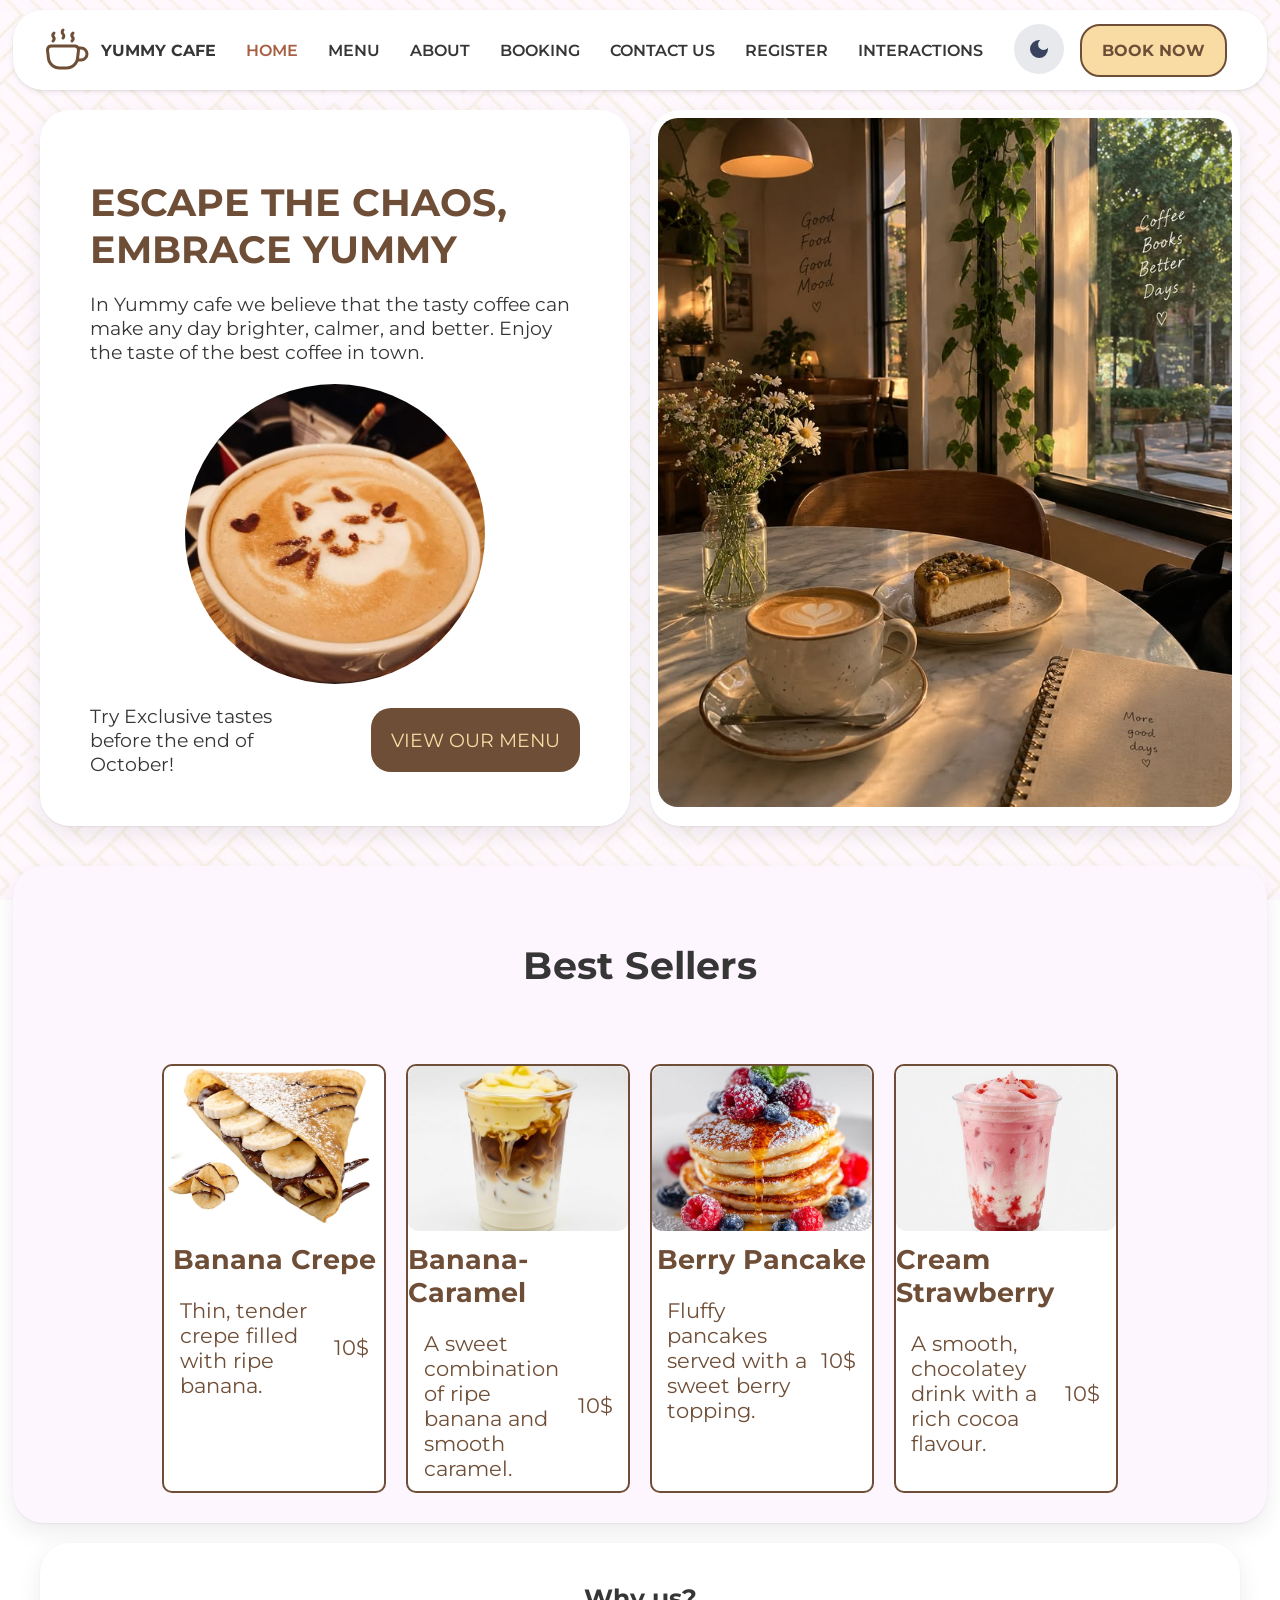
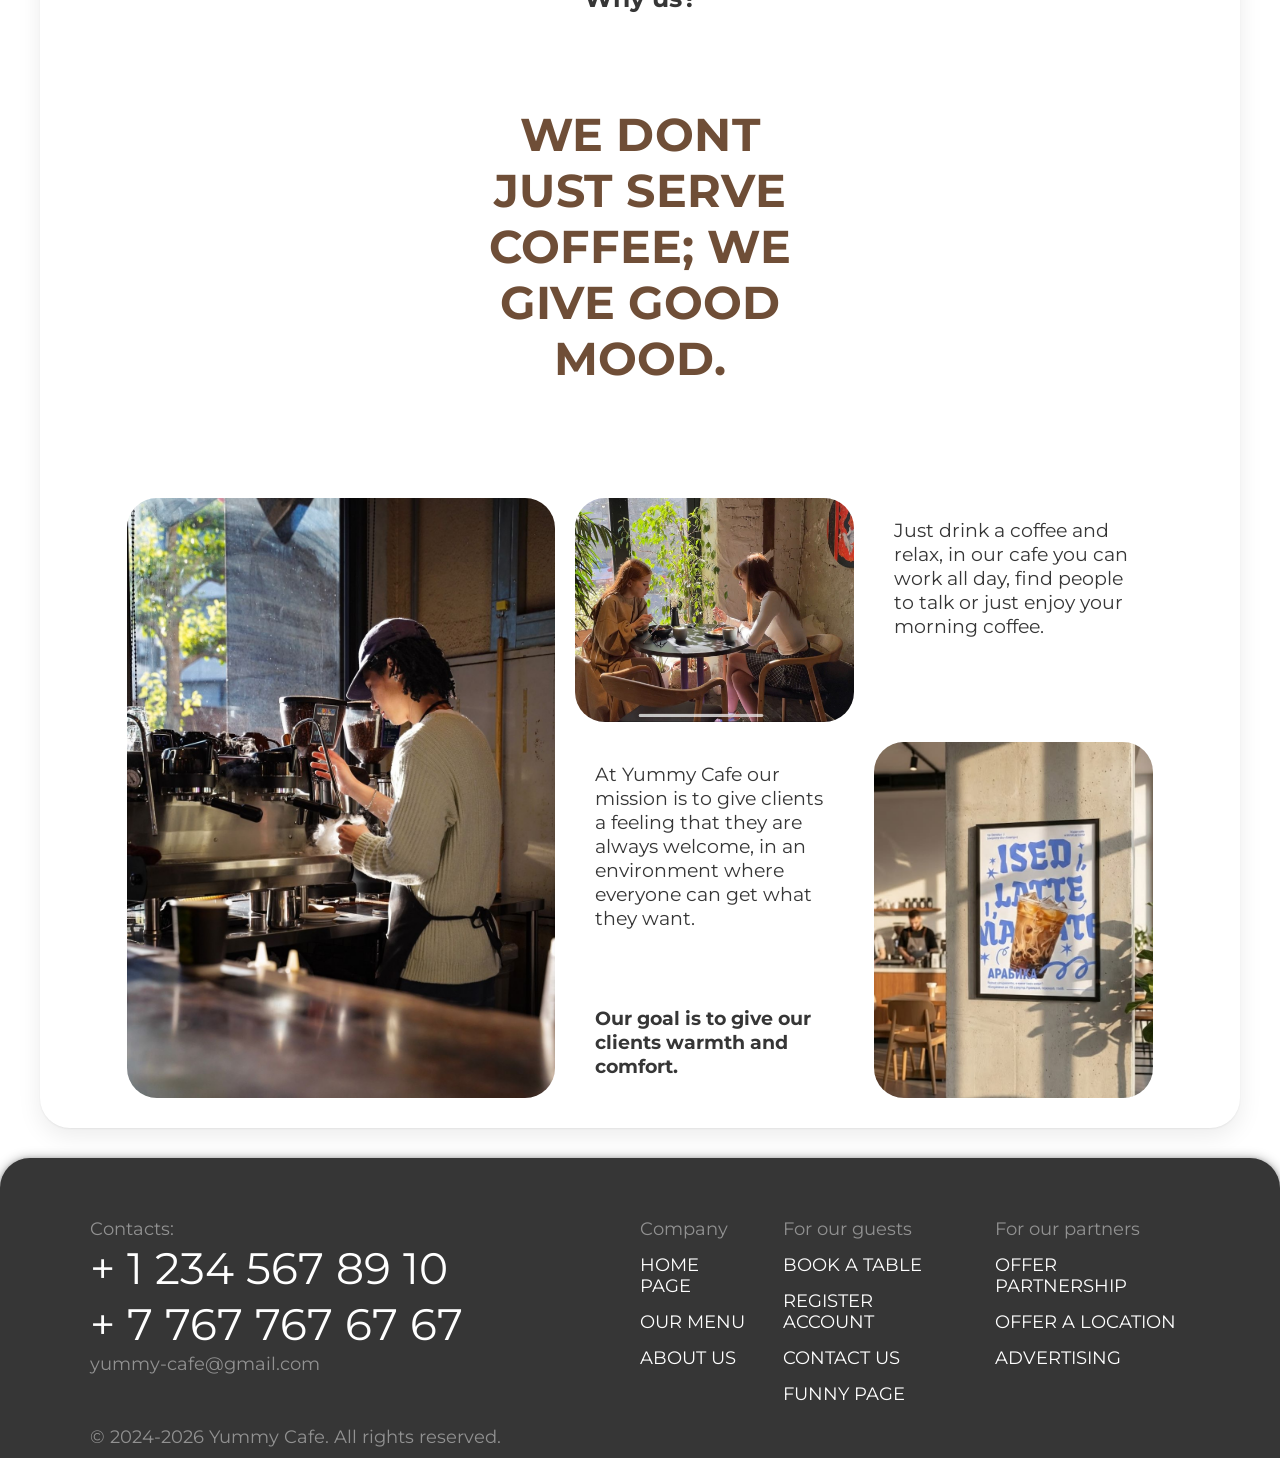
<file: index.html>
<!doctype html>
<html lang="en">
	<head>
		<meta charset="UTF-8" />
		<meta name="viewport" content="width=device-width, initial-scale=1.0" />
		<title>Yummy Cafe</title>
		<link rel="preconnect" href="https://fonts.googleapis.com">
        <link rel="preconnect" href="https://fonts.gstatic.com" crossorigin>
        <link href="https://fonts.googleapis.com/css2?family=Bebas+Neue&family=Montserrat:ital,wght@0,100..900;1,100..900&family=Open+Sans:ital,wght@0,300..800;1,300..800&family=Rajdhani:wght@300;400;500;600;700&display=swap" rel="stylesheet">
		<link rel="manifest" href="images/favicons/site.webmanifest" />
		<link rel="stylesheet" href="css/fonts.css" />
		<link rel="stylesheet" href="css/style.css" />
		<link rel="stylesheet" href="css/index.css" />
		<link rel="stylesheet" href="css/responsive.css">
        <script type="text/javascript" src="js/darkmode.js" defer></script>
	</head>
	<body class="">
		<header class="shadow-custom-sm">
			<div class="header-icon">
                <svg width="48" height="48" viewBox="0 0 24 24" fill="none" xmlns="http://www.w3.org/2000/svg">

                <g id="SVGRepo_bgCarrier" stroke-width="0"/>

                <g id="SVGRepo_tracerCarrier" stroke-linecap="round" stroke-linejoin="round"/>
                
                <g id="SVGRepo_iconCarrier">
                
                <!-- Uploaded to: SVG Repo, www.svgrepo.com, Generator: SVG Repo Mixer Tools --> <path d="M2.3153 12.6978C2.26536 12.2706 2.2404 12.057 2.2509 11.8809C2.30599 10.9577 2.98677 10.1928 3.89725 10.0309C4.07094 10 4.286 10 4.71612 10H15.2838C15.7139 10 15.929 10 16.1027 10.0309C17.0132 10.1928 17.694 10.9577 17.749 11.8809C17.7595 12.057 17.7346 12.2706 17.6846 12.6978L17.284 16.1258C17.1031 17.6729 16.2764 19.0714 15.0081 19.9757C14.0736 20.6419 12.9546 21 11.8069 21H8.19303C7.04537 21 5.9263 20.6419 4.99182 19.9757C3.72352 19.0714 2.89681 17.6729 2.71598 16.1258L2.3153 12.6978Z" stroke="currentColor" stroke-width="1.5"/> <path d="M17 17H19C20.6569 17 22 15.6569 22 14C22 12.3431 20.6569 11 19 11H17.5" stroke="currentColor" stroke-width="1.5"/> <path d="M10.0002 2C9.44787 2.55228 9.44787 3.44772 10.0002 4C10.5524 4.55228 10.5524 5.44772 10.0002 6" stroke="currentColor" stroke-width="1.5" stroke-linecap="round" stroke-linejoin="round"/> <path d="M5.00018 7.5L5.1163 7.38388C5.62347 6.87671 5.68053 6.0738 5.25018 5.5C4.81983 4.9262 4.8769 4.12329 5.38407 3.61612L5.50018 3.5" stroke="currentColor" stroke-width="1.5" stroke-linecap="round" stroke-linejoin="round"/> <path d="M14.5002 7.5L14.6163 7.38388C15.1235 6.87671 15.1805 6.0738 14.7502 5.5C14.3198 4.9262 14.3769 4.12329 14.8841 3.61612L15.0002 3.5" stroke="currentColor" stroke-width="1.5" stroke-linecap="round" stroke-linejoin="round"/> </g>
                
                </svg>
                <p>YUMMY CAFE</p>
            </div>
			<nav>
				<a href="index.html" aria-current="page">Home</a>
                <a href="menu.html">Menu</a>
                <a href="about.html">About</a>
                <a href="booking.html">Booking</a>
                <a href="contact.html">Contact us</a>
                <a href="register.html">Register</a>
                <a href="interactions.html">Interactions</a>
			</nav>
            <div class="flex">
                <button id="theme-switch">
                    <!-- moon icon -->
                    <svg xmlns="http://www.w3.org/2000/svg" viewBox="0 0 24 24" height="24px" width="24px" fill="#e3e3e3"><path d="M12,21q-3.75,0-6.38-2.63T3,12T5.63,5.63T12,3q0.35,0 0.69,0.02q0.34,0.02 0.66,0.07q-1.03,0.73-1.64,1.89T11.1,7.5q0,2.25 1.57,3.82T16.5,12.9q1.38,0 2.53-0.61t1.88-1.64q0.05,0.33 0.07,0.66T21,12q0,3.75-2.63,6.38T12,21Z"/></svg>
                    
                    <!-- sun icon -->
                    <svg xmlns="http://www.w3.org/2000/svg" viewBox="0 0 24 24" height="24px" width="24px" fill="#e3e3e3"><path d="M8.46,15.54Q7,14.08 7,12Q7,9.92 8.46,8.46T12,7t3.54,1.46T17,12t-1.46,3.54T12,17q-2.07,0-3.54-1.46ZM5,13H1V11H5v2Zm18,0H19V11h4v2ZM11,5V1h2V5H11Zm0,18V19h2v4H11ZM6.4,7.75L3.88,5.32L5.3,3.85l2.4,2.5L6.4,7.75Zm12.3,12.4l-2.42-2.52l1.32-1.38l2.52,2.43L18.7,20.15ZM16.25,6.4l2.43-2.52L20.15,5.3l-2.5,2.4l-1.4-1.3ZM3.85,18.7l2.53-2.43L7.75,17.6L5.33,20.13L3.85,18.7Z"/></svg>
                </button>
                <div class="book-now">
                    <a href="booking.html">BOOK NOW</a>
                </div>

            </div>
            
		</header>
		<main>
			<section class="hero-section max-width-12">
                <article class="hero-article hero-1 shadow-custom-md">
					<h1>ESCAPE THE CHAOS, EMBRACE YUMMY</h1>
					<p>In Yummy cafe we believe that the tasty coffee can make any day brighter, calmer, and better. Enjoy the taste of the best coffee in town.</p>
					<img src="images/index/index-img1.jpg" alt="tasty coffee">
					<div class="hero-1-1">
						<p>Try Exclusive tastes before the end of October!</p>
						<a class="button-link" href="menu.html">View Our Menu</a>
					</div>
				</article>
                <article class="hero-article hero-2 shadow-custom-md">
					<img src="images/index/index-img2.jpg" alt="cafe img">
				</article>
            </section>
			<section class="best-sellers section shadow-custom-md">
                <h2>Best Sellers</h2>
                <div class="menu-grid">
                    <div class="menu-item">
                        <img src="images/menu/menu-img13.jpg" alt="Banana Crepe">
                        <div class="menu-desc">
                            <h3>Banana Crepe</h3>
                            <div class="menu-desc-1">
                                <p class="menu-desc-text">Thin, tender crepe filled with ripe banana.</p>
                                <p>10$</p>
                            </div>
                        </div>
                    </div>
                    <div class="menu-item">
                        <img src="images/menu/menu-img7.jpg" alt="Banana-Caramel">
                        <div class="menu-desc">
                            <h3>Banana-Caramel</h3>
                            <div class="menu-desc-1">
                                <p class="menu-desc-text">A sweet combination of ripe banana and smooth caramel.</p>
                                <p>10$</p>
                            </div>
                        </div>
                    </div>
                    <div class="menu-item">
                        <img src="images/menu/menu-img8.jpg" alt="Berry Pancake">
                        <div class="menu-desc">
                            <h3>Berry Pancake</h3>
                            <div class="menu-desc-1">
                                <p class="menu-desc-text">Fluffy pancakes served with a sweet berry topping.</p>
                                <p>10$</p>
                            </div>
                        </div>
                    </div>
                    <div class="menu-item">
                        <img src="images/menu/menu-img3.jpg" alt="Cream Strawberry">
                        <div class="menu-desc">
                            <h3>Cream Strawberry</h3>
                            <div class="menu-desc-1">
                                <p class="menu-desc-text">A smooth, chocolatey drink with a rich cocoa flavour.</p>
                                <p>10$</p>
                            </div>
                        </div>
                    </div>
                </div>
            </section>
			<section class="why-us shadow-custom-md max-width-12 section">
                <h3>Why us?</h3>
				<h2>WE DONT JUST SERVE COFFEE; WE GIVE GOOD MOOD.</h2>
				<div class="why-us-grid">
					<div class="grid-item-1">
						<img src="images/index/index-img3.jpg" alt="barista">
					</div>
					<div class="grid-item-2">
						<img src="images/index/index-img4.jpg" alt="clients">
					</div>
					<div class="grid-item-3 grid-item-text">
						<p>At Yummy Cafe our mission is to give clients a feeling that they are always welcome, in an environment where everyone can get what they want.</p>
					</div>
					<div class="grid-item-4 grid-item-text">
						<p>Our goal is to give our clients warmth and comfort.</p>
					</div>
					<div class="grid-item-5 grid-item-text">
						<p>Just drink a coffee and relax, in our cafe you can work all day, find people to talk or just enjoy your morning coffee.</p>
					</div>
					<div class="grid-item-6">
						<img src="images/index/idex-img5.jpg" alt="poster">
					</div>
				</div>
            </section>
			
		</main>
		<footer class="shadow-custom-footer">
			<div class="footer-contacts">
                <p>Contacts:</p>
                <a href="tel:+77786319258">+ 1 234 567 89 10</a>
                <a href="tel:+77786319258">+ 7 767 767 67 67</a>
                <p id="yummy-cafe">yummy-cafe@gmail.com</p>
                <p id="rights">© 2024-2026 Yummy Cafe. All rights reserved.</p>
            </div>
            <div class="footer-container">
                <div class="footer-links">
                    <p>Company</p>
                    <a href="index.html" >HOME PAGE</a>
                    <a href="menu.html" >OUR MENU</a>
                    <a href="about.html" >ABOUT US</a>
                </div>
                <div class="footer-links">
                    <p>For our guests</p>
                    <a href="booking.html" >BOOK A TABLE</a>
                    <a href="register.html" >REGISTER ACCOUNT</a>
                    <a href="contact.html" >CONTACT US</a>
                    <a href="interactions.html" >FUNNY PAGE</a>
                </div>
                <div class="footer-links">
                    <p>For our partners</p>
                    <a href="contact.html" >OFFER PARTNERSHIP</a>
                    <a href="contact.html" >OFFER A LOCATION</a>
                    <a href="contact.html" >ADVERTISING</a>
                </div>
            </div>
		</footer>
	</body>
</html>
</file>
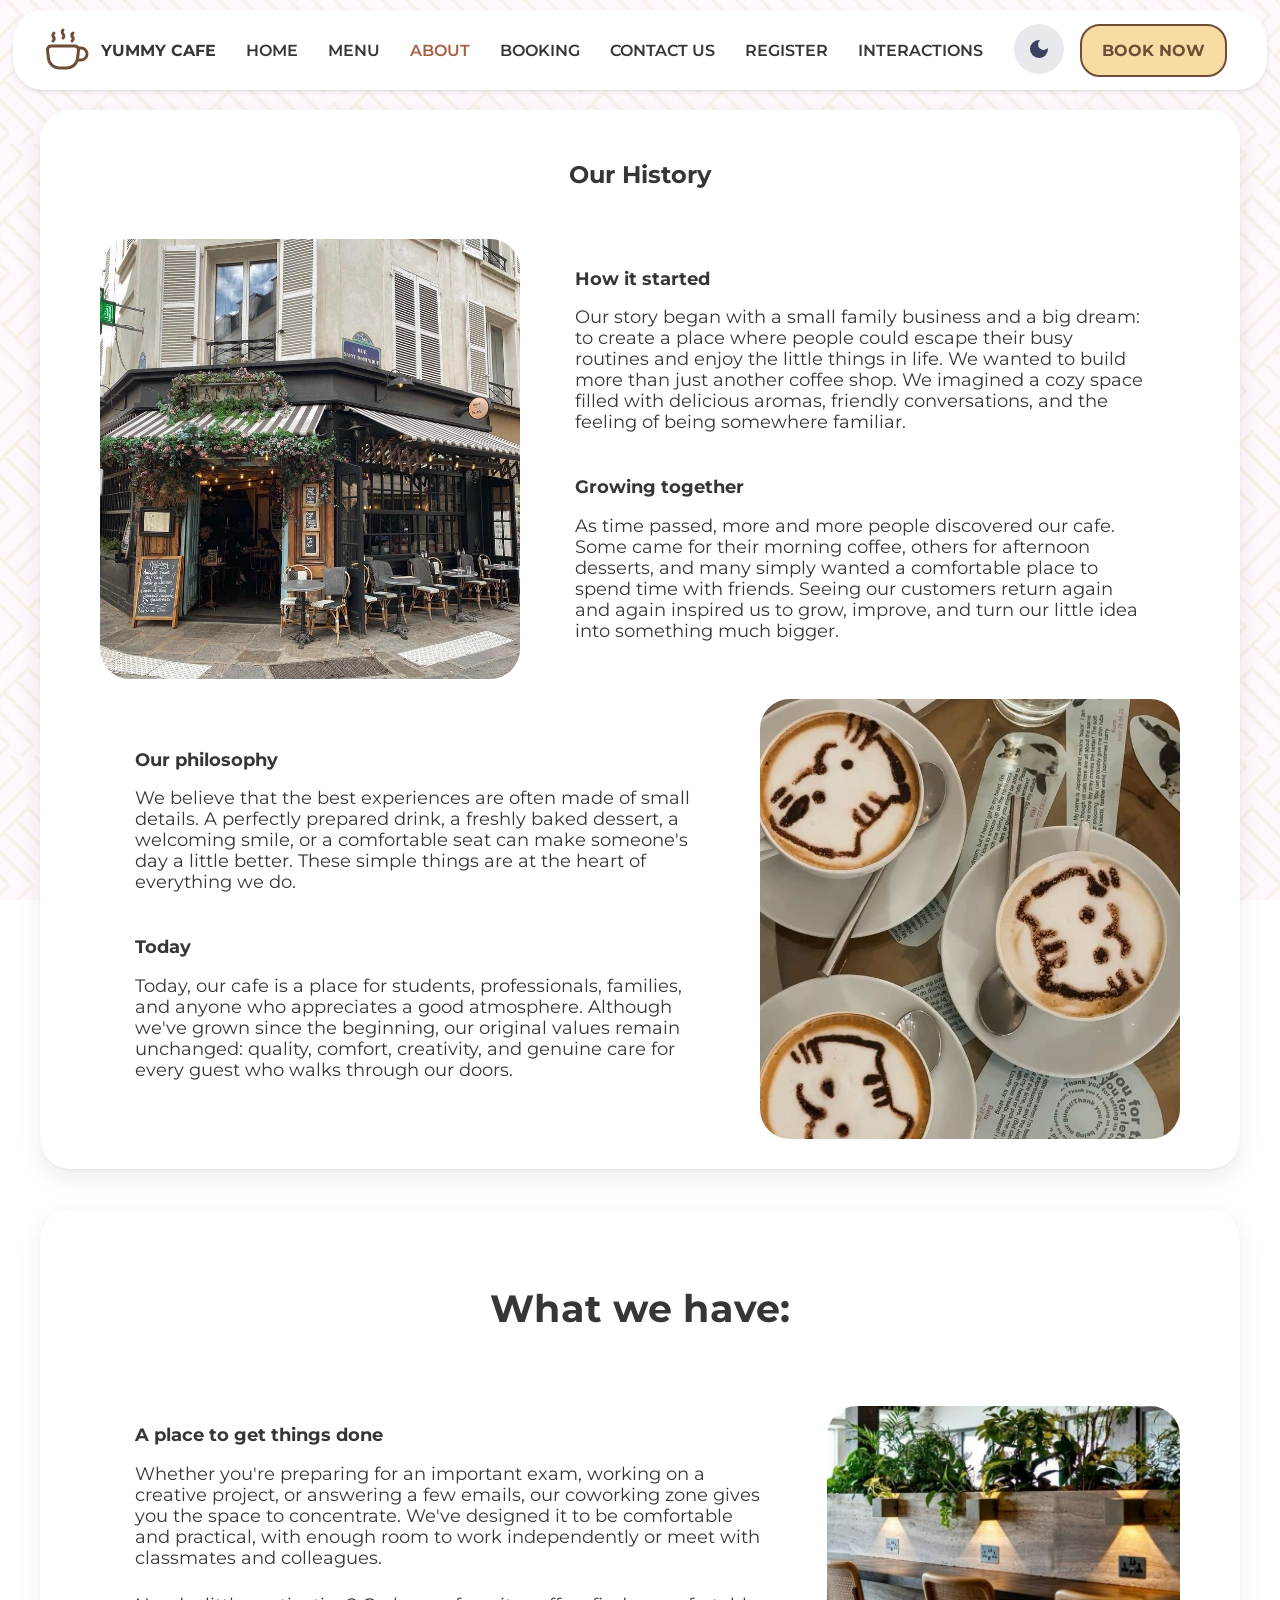
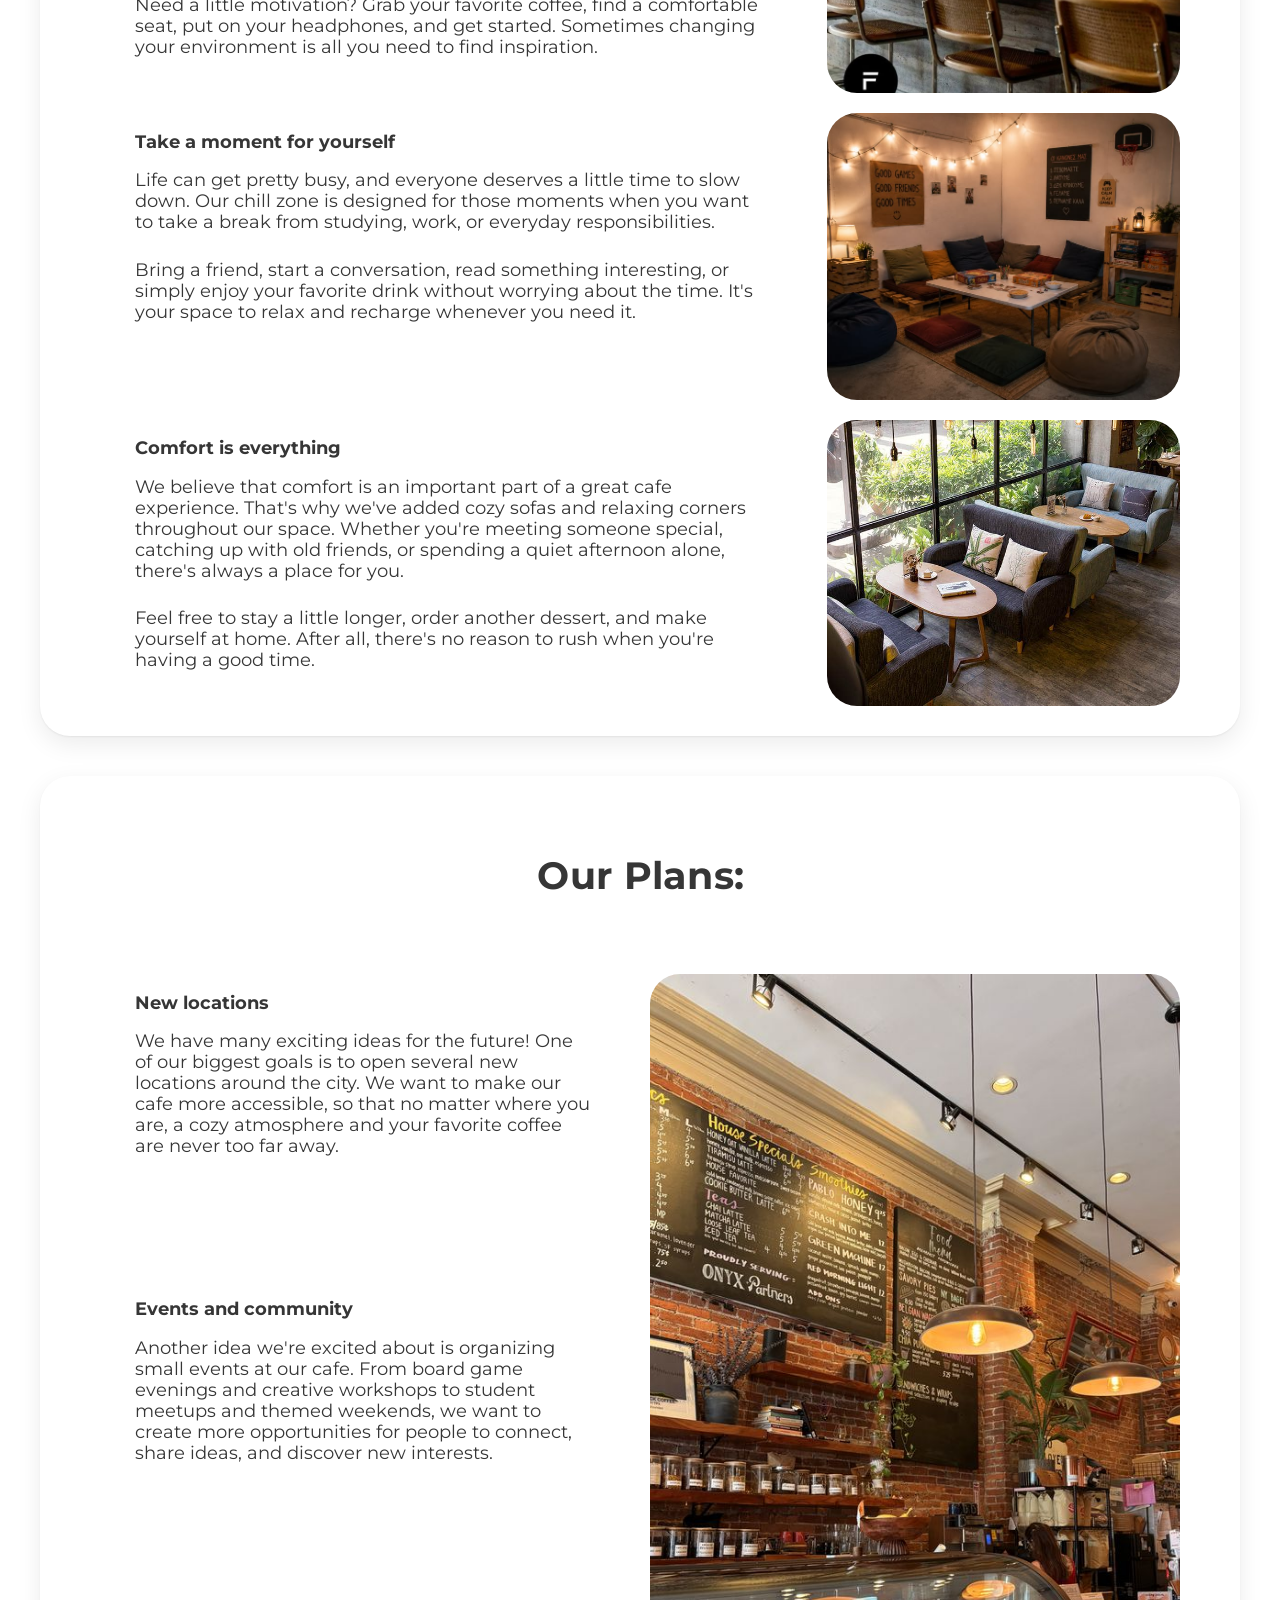
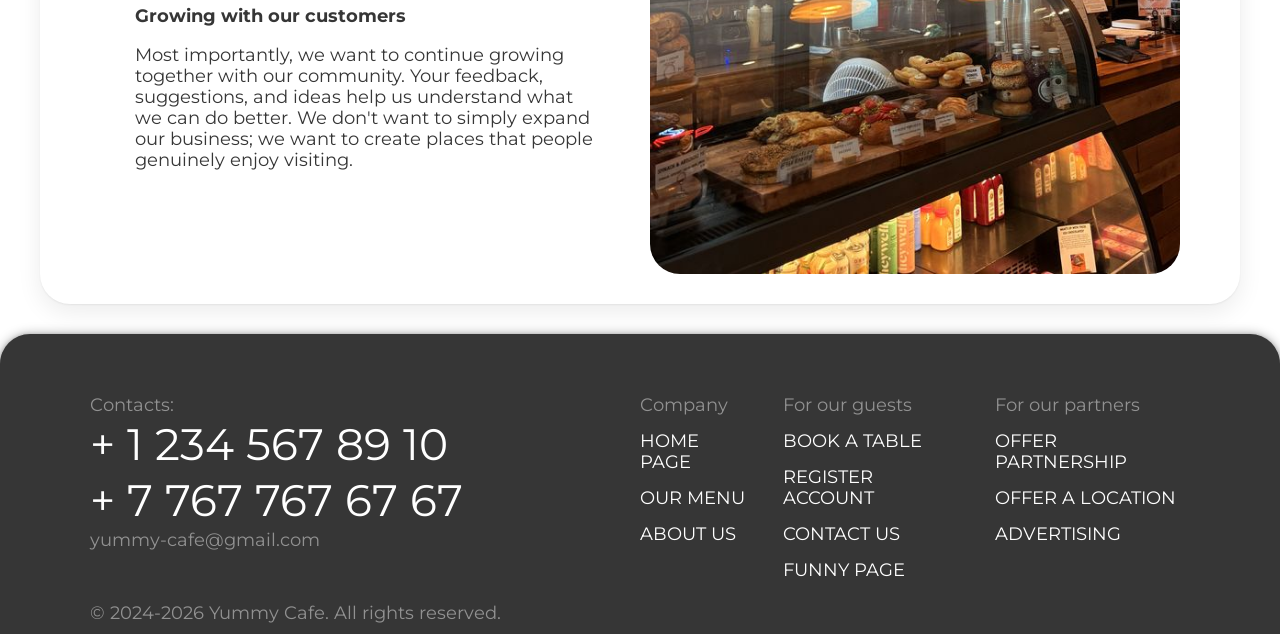
<file: about.html>
<!doctype html>
<html lang="en">
	<head>
		<meta charset="UTF-8" />
		<meta name="viewport" content="width=device-width, initial-scale=1.0" />
		<title>About / Yummy Cafe</title>
		<link rel="preconnect" href="https://fonts.googleapis.com">
        <link rel="preconnect" href="https://fonts.gstatic.com" crossorigin>
        <link href="https://fonts.googleapis.com/css2?family=Bebas+Neue&family=Montserrat:ital,wght@0,100..900;1,100..900&family=Open+Sans:ital,wght@0,300..800;1,300..800&family=Rajdhani:wght@300;400;500;600;700&display=swap" rel="stylesheet">
		<link rel="manifest" href="images/favicons/site.webmanifest" />
		<link rel="stylesheet" href="css/fonts.css" />
		<link rel="stylesheet" href="css/style.css" />
		<link rel="stylesheet" href="css/about.css" />
        <link rel="stylesheet" href="css/responsive.css" />
        <script type="text/javascript" src="js/darkmode.js" defer></script>
	</head>
	<body>
		<header class="shadow-custom-sm">
			<div class="header-icon">
                <svg width="48" height="48" viewBox="0 0 24 24" fill="none" xmlns="http://www.w3.org/2000/svg">

                <g id="SVGRepo_bgCarrier" stroke-width="0"/>

                <g id="SVGRepo_tracerCarrier" stroke-linecap="round" stroke-linejoin="round"/>
                
                <g id="SVGRepo_iconCarrier">
                
                <!-- Uploaded to: SVG Repo, www.svgrepo.com, Generator: SVG Repo Mixer Tools --> <path d="M2.3153 12.6978C2.26536 12.2706 2.2404 12.057 2.2509 11.8809C2.30599 10.9577 2.98677 10.1928 3.89725 10.0309C4.07094 10 4.286 10 4.71612 10H15.2838C15.7139 10 15.929 10 16.1027 10.0309C17.0132 10.1928 17.694 10.9577 17.749 11.8809C17.7595 12.057 17.7346 12.2706 17.6846 12.6978L17.284 16.1258C17.1031 17.6729 16.2764 19.0714 15.0081 19.9757C14.0736 20.6419 12.9546 21 11.8069 21H8.19303C7.04537 21 5.9263 20.6419 4.99182 19.9757C3.72352 19.0714 2.89681 17.6729 2.71598 16.1258L2.3153 12.6978Z" stroke="currentColor" stroke-width="1.5"/> <path d="M17 17H19C20.6569 17 22 15.6569 22 14C22 12.3431 20.6569 11 19 11H17.5" stroke="currentColor" stroke-width="1.5"/> <path d="M10.0002 2C9.44787 2.55228 9.44787 3.44772 10.0002 4C10.5524 4.55228 10.5524 5.44772 10.0002 6" stroke="currentColor" stroke-width="1.5" stroke-linecap="round" stroke-linejoin="round"/> <path d="M5.00018 7.5L5.1163 7.38388C5.62347 6.87671 5.68053 6.0738 5.25018 5.5C4.81983 4.9262 4.8769 4.12329 5.38407 3.61612L5.50018 3.5" stroke="currentColor" stroke-width="1.5" stroke-linecap="round" stroke-linejoin="round"/> <path d="M14.5002 7.5L14.6163 7.38388C15.1235 6.87671 15.1805 6.0738 14.7502 5.5C14.3198 4.9262 14.3769 4.12329 14.8841 3.61612L15.0002 3.5" stroke="currentColor" stroke-width="1.5" stroke-linecap="round" stroke-linejoin="round"/> </g>
                
                </svg>
                <p>YUMMY CAFE</p>
            </div>
			<nav>
				<a href="index.html">Home</a>
                <a href="menu.html">Menu</a>
                <a href="about.html" aria-current="page">About</a>
                <a href="booking.html">Booking</a>
                <a href="contact.html">Contact us</a>
                <a href="register.html">Register</a>
                <a href="interactions.html">Interactions</a>
			</nav>
            <div class="flex">
                <button id="theme-switch">
                    <!-- moon icon -->
                    <svg xmlns="http://www.w3.org/2000/svg" viewBox="0 0 24 24" height="24px" width="24px" fill="#e3e3e3"><path d="M12,21q-3.75,0-6.38-2.63T3,12T5.63,5.63T12,3q0.35,0 0.69,0.02q0.34,0.02 0.66,0.07q-1.03,0.73-1.64,1.89T11.1,7.5q0,2.25 1.57,3.82T16.5,12.9q1.38,0 2.53-0.61t1.88-1.64q0.05,0.33 0.07,0.66T21,12q0,3.75-2.63,6.38T12,21Z"/></svg>
                    
                    <!-- sun icon -->
                    <svg xmlns="http://www.w3.org/2000/svg" viewBox="0 0 24 24" height="24px" width="24px" fill="#e3e3e3"><path d="M8.46,15.54Q7,14.08 7,12Q7,9.92 8.46,8.46T12,7t3.54,1.46T17,12t-1.46,3.54T12,17q-2.07,0-3.54-1.46ZM5,13H1V11H5v2Zm18,0H19V11h4v2ZM11,5V1h2V5H11Zm0,18V19h2v4H11ZM6.4,7.75L3.88,5.32L5.3,3.85l2.4,2.5L6.4,7.75Zm12.3,12.4l-2.42-2.52l1.32-1.38l2.52,2.43L18.7,20.15ZM16.25,6.4l2.43-2.52L20.15,5.3l-2.5,2.4l-1.4-1.3ZM3.85,18.7l2.53-2.43L7.75,17.6L5.33,20.13L3.85,18.7Z"/></svg>
                </button>
                <div class="book-now">
                    <a href="booking.html">BOOK NOW</a>
                </div>

            </div>
            
		</header>
		<main>

			<section class="history shadow-custom-md max-width-12">
                <h1>Our History</h1>
                <div class="history-grid">
                    <div class="history-grid-1">
                        <img src="images/about/about-img1.jpg" alt="cafe exterior">
                    </div>
                    <div class="history-grid-2">
                        <h3>How it started</h3>
                        <p>Our story began with a small family business and a big dream: to create a place where people could escape their busy routines and enjoy the little things in life. We wanted to build more than just another coffee shop. We imagined a cozy space filled with delicious aromas, friendly conversations, and the feeling of being somewhere familiar.</p>
                        <h3>Growing together</h3>
                        <p>As time passed, more and more people discovered our cafe. Some came for their morning coffee, others for afternoon desserts, and many simply wanted a comfortable place to spend time with friends. Seeing our customers return again and again inspired us to grow, improve, and turn our little idea into something much bigger.</p>
                    </div>
                    <div class="history-grid-3">
                        <h3>Our philosophy</h3>
                        <p>We believe that the best experiences are often made of small details. A perfectly prepared drink, a freshly baked dessert, a welcoming smile, or a comfortable seat can make someone's day a little better. These simple things are at the heart of everything we do.</p>
                        <h3>Today</h3>
                        <p>Today, our cafe is a place for students, professionals, families, and anyone who appreciates a good atmosphere. Although we've grown since the beginning, our original values remain unchanged: quality, comfort, creativity, and genuine care for every guest who walks through our doors.</p>
                    </div>
                    <div class="history-grid-4">
                        <img src="images/about/about-img3.jpg" alt="cafe inside">
                    </div>
                </div>
            </section>
			<section class="gallery  shadow-custom-md max-width-12">
                <h2>What we have:</h2>
                <div class="gallery-grid">
                    <div class="gallery-grid-1">
                        <h3>A place to get things done</h3>
                        <p>Whether you're preparing for an important exam, working on a creative project, or answering a few emails, our coworking zone gives you the space to concentrate. We've designed it to be comfortable and practical, with enough room to work independently or meet with classmates and colleagues.</p>
                        <p>Need a little motivation? Grab your favorite coffee, find a comfortable seat, put on your headphones, and get started. Sometimes changing your environment is all you need to find inspiration.</p>
                    </div>
                    <div class="gallery-grid-2">
                        <img src="images/about/about-img-5.jpg" alt="coworking zone">
                    </div>
                    <div class="gallery-grid-3">
                        <h3>Take a moment for yourself</h3>
                        <p>Life can get pretty busy, and everyone deserves a little time to slow down. Our chill zone is designed for those moments when you want to take a break from studying, work, or everyday responsibilities.</p>
                        <p>Bring a friend, start a conversation, read something interesting, or simply enjoy your favorite drink without worrying about the time. It's your space to relax and recharge whenever you need it.</p>
                    </div>
                    <div class="gallery-grid-4">
                        <img src="images/about/about-img-6.jpg" alt="chill-zone">
                    </div>
                    <div class="gallery-grid-5">
                        <h3>Comfort is everything</h3>
                        <p>We believe that comfort is an important part of a great cafe experience. That's why we've added cozy sofas and relaxing corners throughout our space. Whether you're meeting someone special, catching up with old friends, or spending a quiet afternoon alone, there's always a place for you.</p>
                        <p>Feel free to stay a little longer, order another dessert, and make yourself at home. After all, there's no reason to rush when you're having a good time.</p>
                    </div>
                    <div class="gallery-grid-6">
                        <img src="images/about/about-img-7.jpg" alt="sofas">
                    </div>
                </div>
                
            </section>
			<section class="plans shadow-custom-md max-width-12">
                <h2>Our Plans:</h2>
                <div class="plans-grid">
                    <div class="plans-grid-1">
                        <h3>New locations</h3>
                        <p>We have many exciting ideas for the future! One of our biggest goals is to open several new locations around the city. We want to make our cafe more accessible, so that no matter where you are, a cozy atmosphere and your favorite coffee are never too far away.</p>
                    </div>
                    <div class="plans-grid-2">
                        <h3>Events and community</h3>
                        <p>Another idea we're excited about is organizing small events at our cafe. From board game evenings and creative workshops to student meetups and themed weekends, we want to create more opportunities for people to connect, share ideas, and discover new interests.</p>
                    </div>
                    <div class="plans-grid-3">
                        <h3>Growing with our customers</h3>
                        <p>Most importantly, we want to continue growing together with our community. Your feedback, suggestions, and ideas help us understand what we can do better. We don't want to simply expand our business; we want to create places that people genuinely enjoy visiting.</p>
                    </div>
                    <div class="plans-grid-4">
                        <img src="images/about/about-img-4.jpg" alt="">
                    </div>
                </div>
            </section>
		</main>
		<footer class="shadow-custom-footer">
			<div class="footer-contacts">
                <p>Contacts:</p>
                <a href="tel:+77786319258">+ 1 234 567 89 10</a>
                <a href="tel:+77786319258">+ 7 767 767 67 67</a>
                <p id="yummy-cafe">yummy-cafe@gmail.com</p>
                <p id="rights">© 2024-2026 Yummy Cafe. All rights reserved.</p>
            </div>
            <div class="footer-container">
                <div class="footer-links">
                    <p>Company</p>
                    <a href="index.html" >HOME PAGE</a>
                    <a href="menu.html" >OUR MENU</a>
                    <a href="about.html" >ABOUT US</a>
                </div>
                <div class="footer-links">
                    <p>For our guests</p>
                    <a href="booking.html" >BOOK A TABLE</a>
                    <a href="register.html" >REGISTER ACCOUNT</a>
                    <a href="contact.html" >CONTACT US</a>
                    <a href="interactions.html" >FUNNY PAGE</a>
                </div>
                <div class="footer-links">
                    <p>For our partners</p>
                    <a href="contact.html" >OFFER PARTNERSHIP</a>
                    <a href="contact.html" >OFFER A LOCATION</a>
                    <a href="contact.html" >ADVERTISING</a>
                </div>
            </div>
		</footer>
	</body>
</html>
</file>
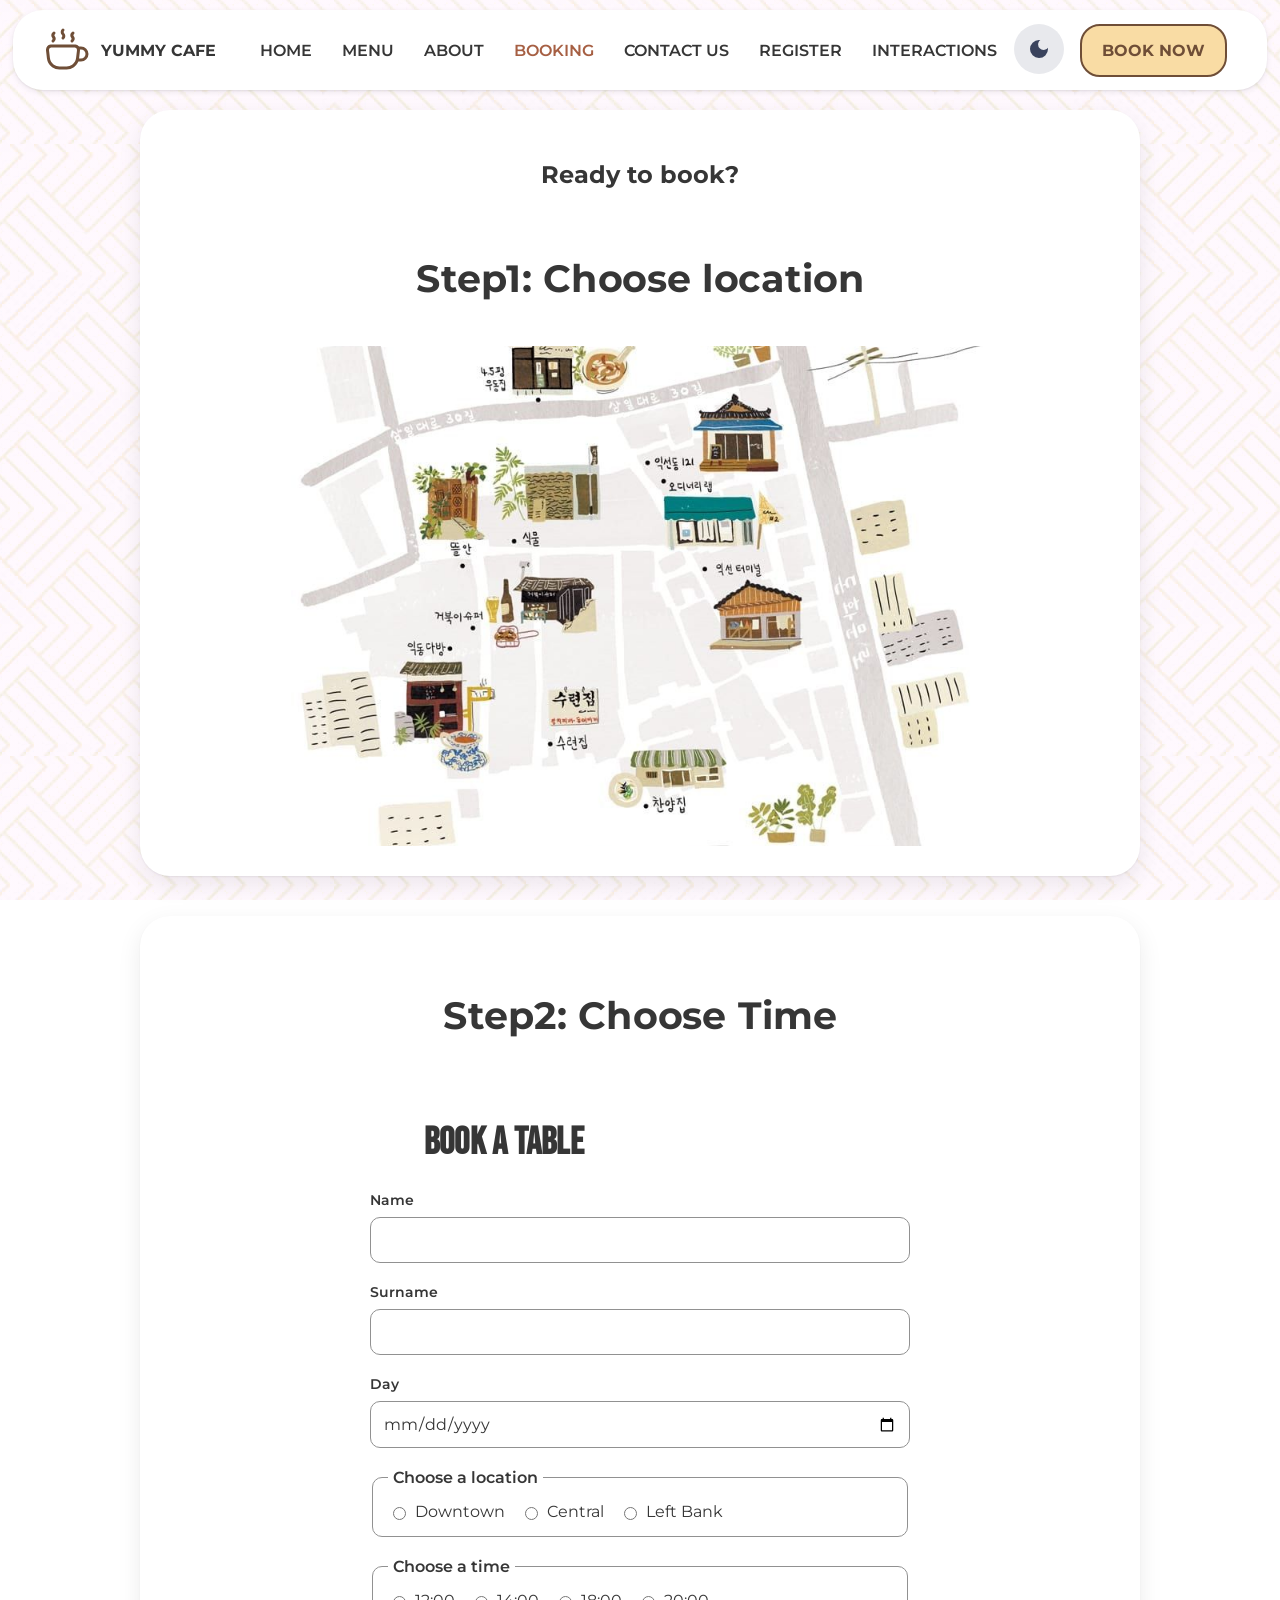
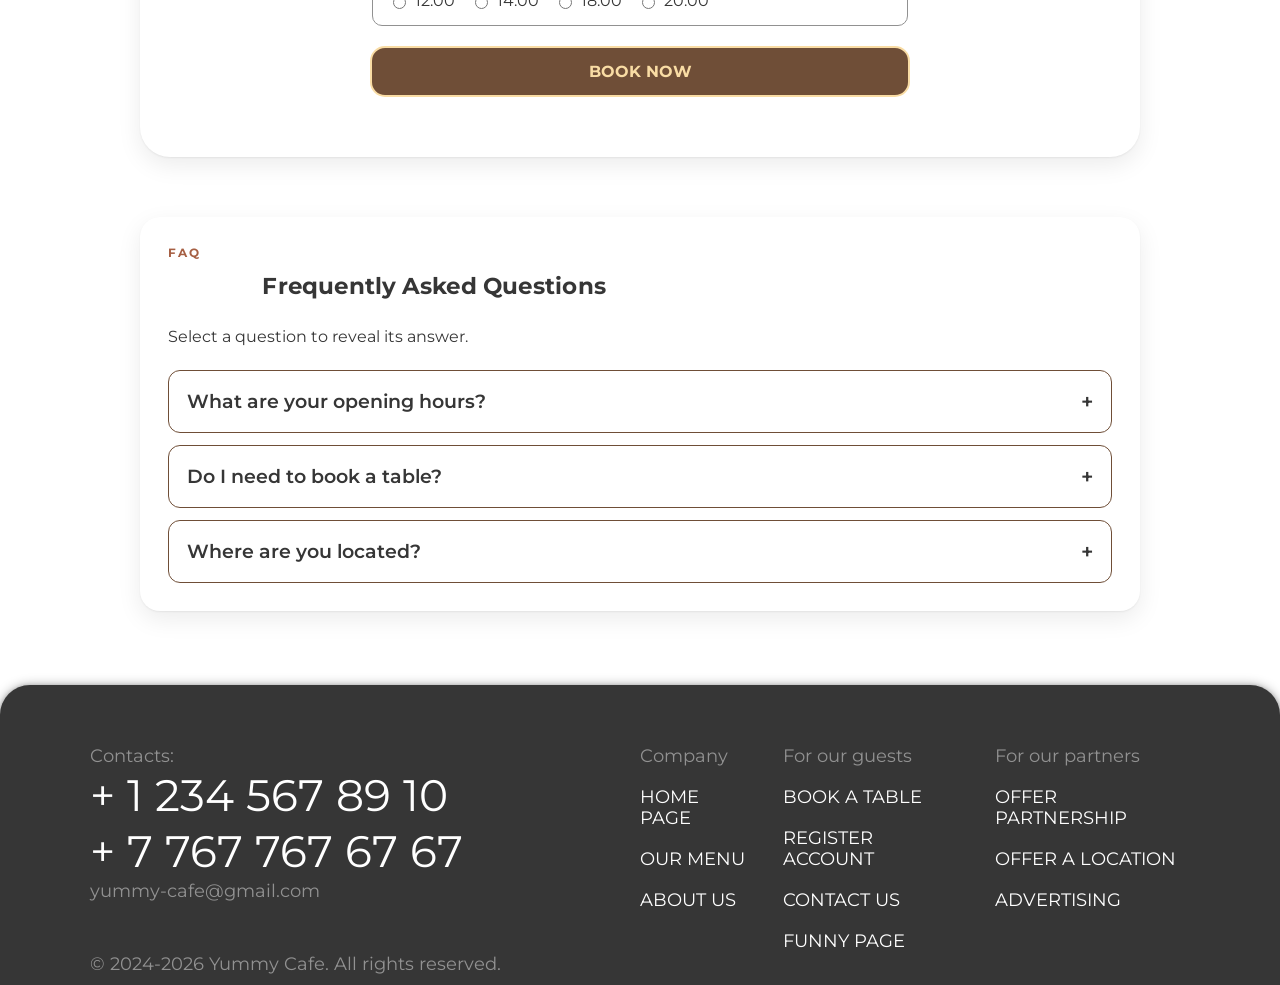
<file: booking.html>
<!doctype html>
<html lang="en">
	<head>
		<meta charset="UTF-8" />
		<meta name="viewport" content="width=device-width, initial-scale=1.0" />
		<title>Booking / Yummy Cafe</title>
		<link rel="preconnect" href="https://fonts.googleapis.com">
        <link rel="preconnect" href="https://fonts.gstatic.com" crossorigin>
        <link href="https://fonts.googleapis.com/css2?family=Bebas+Neue&family=Montserrat:ital,wght@0,100..900;1,100..900&family=Open+Sans:ital,wght@0,300..800;1,300..800&family=Rajdhani:wght@300;400;500;600;700&display=swap" rel="stylesheet">
		<link rel="manifest" href="images/favicons/site.webmanifest" />
		<link rel="stylesheet" href="css/fonts.css" />
		<link rel="stylesheet" href="css/interactions.css" />
		<link rel="stylesheet" href="css/booking.css" />
		<link rel="stylesheet" href="css/responsive.css" />
		<link rel="stylesheet" href="css/style.css" />
        <script type="text/javascript" src="js/darkmode.js" defer></script>
	</head>
	<body>
		<header class="shadow-custom-sm">
			<div class="header-icon">
                <svg width="48" height="48" viewBox="0 0 24 24" fill="none" xmlns="http://www.w3.org/2000/svg">

                <g id="SVGRepo_bgCarrier" stroke-width="0"/>

                <g id="SVGRepo_tracerCarrier" stroke-linecap="round" stroke-linejoin="round"/>
                
                <g id="SVGRepo_iconCarrier">
                
                <!-- Uploaded to: SVG Repo, www.svgrepo.com, Generator: SVG Repo Mixer Tools --> <path d="M2.3153 12.6978C2.26536 12.2706 2.2404 12.057 2.2509 11.8809C2.30599 10.9577 2.98677 10.1928 3.89725 10.0309C4.07094 10 4.286 10 4.71612 10H15.2838C15.7139 10 15.929 10 16.1027 10.0309C17.0132 10.1928 17.694 10.9577 17.749 11.8809C17.7595 12.057 17.7346 12.2706 17.6846 12.6978L17.284 16.1258C17.1031 17.6729 16.2764 19.0714 15.0081 19.9757C14.0736 20.6419 12.9546 21 11.8069 21H8.19303C7.04537 21 5.9263 20.6419 4.99182 19.9757C3.72352 19.0714 2.89681 17.6729 2.71598 16.1258L2.3153 12.6978Z" stroke="currentColor" stroke-width="1.5"/> <path d="M17 17H19C20.6569 17 22 15.6569 22 14C22 12.3431 20.6569 11 19 11H17.5" stroke="currentColor" stroke-width="1.5"/> <path d="M10.0002 2C9.44787 2.55228 9.44787 3.44772 10.0002 4C10.5524 4.55228 10.5524 5.44772 10.0002 6" stroke="currentColor" stroke-width="1.5" stroke-linecap="round" stroke-linejoin="round"/> <path d="M5.00018 7.5L5.1163 7.38388C5.62347 6.87671 5.68053 6.0738 5.25018 5.5C4.81983 4.9262 4.8769 4.12329 5.38407 3.61612L5.50018 3.5" stroke="currentColor" stroke-width="1.5" stroke-linecap="round" stroke-linejoin="round"/> <path d="M14.5002 7.5L14.6163 7.38388C15.1235 6.87671 15.1805 6.0738 14.7502 5.5C14.3198 4.9262 14.3769 4.12329 14.8841 3.61612L15.0002 3.5" stroke="currentColor" stroke-width="1.5" stroke-linecap="round" stroke-linejoin="round"/> </g>
                
                </svg>
                <p>YUMMY CAFE</p>
            </div>
			<nav>
				<a href="index.html">Home</a>
                <a href="menu.html">Menu</a>
                <a href="about.html">About</a>
                <a href="booking.html" aria-current="page">Booking</a>
                <a href="contact.html">Contact us</a>
                <a href="register.html">Register</a>
                <a href="interactions.html">Interactions</a>
			</nav>
            <div class="flex">
                <button id="theme-switch">
                    <!-- moon icon -->
                    <svg xmlns="http://www.w3.org/2000/svg" viewBox="0 0 24 24" height="24px" width="24px" fill="#e3e3e3"><path d="M12,21q-3.75,0-6.38-2.63T3,12T5.63,5.63T12,3q0.35,0 0.69,0.02q0.34,0.02 0.66,0.07q-1.03,0.73-1.64,1.89T11.1,7.5q0,2.25 1.57,3.82T16.5,12.9q1.38,0 2.53-0.61t1.88-1.64q0.05,0.33 0.07,0.66T21,12q0,3.75-2.63,6.38T12,21Z"/></svg>
                    
                    <!-- sun icon -->
                    <svg xmlns="http://www.w3.org/2000/svg" viewBox="0 0 24 24" height="24px" width="24px" fill="#e3e3e3"><path d="M8.46,15.54Q7,14.08 7,12Q7,9.92 8.46,8.46T12,7t3.54,1.46T17,12t-1.46,3.54T12,17q-2.07,0-3.54-1.46ZM5,13H1V11H5v2Zm18,0H19V11h4v2ZM11,5V1h2V5H11Zm0,18V19h2v4H11ZM6.4,7.75L3.88,5.32L5.3,3.85l2.4,2.5L6.4,7.75Zm12.3,12.4l-2.42-2.52l1.32-1.38l2.52,2.43L18.7,20.15ZM16.25,6.4l2.43-2.52L20.15,5.3l-2.5,2.4l-1.4-1.3ZM3.85,18.7l2.53-2.43L7.75,17.6L5.33,20.13L3.85,18.7Z"/></svg>
                </button>
                <div class="book-now">
                    <a href="booking.html">BOOK NOW</a>
                </div>

            </div>
            
		</header>
		<main>
      <section class="step1 max-width shadow-custom-md">
        <h1>Ready to book?</h1>
        <h2>Step1: Choose location</h2>
        <img src="images/booking/booking-img1.jpg" alt="map">
      </section>
      <section class="step2 max-width shadow-custom-md">
        <h2>Step2: Choose Time</h2>
        <form action="demo-result.html" method="get">

    <h2>BOOK A TABLE</h2>

    <div class="form-group">
        <label for="name">Name</label>
        <input
            type="text"
            id="name"
            name="name"
            required
            autocomplete="given-name"
        >
    </div>

    <div class="form-group">
        <label for="surname">Surname</label>
        <input
            type="text"
            id="surname"
            name="surname"
            required
            autocomplete="family-name"
        >
    </div>

    <div class="form-group">
        <label for="day">Day</label>
        <input
            type="date"
            id="day"
            name="day"
            required
        >
    </div>


    <fieldset>
        <legend>Choose a location</legend>

        <label>
            <input
                type="radio"
                name="location"
                value="downtown"
                required
            >
            Downtown
        </label>

        <label>
            <input
                type="radio"
                name="location"
                value="central"
            >
            Central
        </label>

        <label>
            <input
                type="radio"
                name="location"
                value="left-bank"
            >
            Left Bank
        </label>
    </fieldset>


    <fieldset>
        <legend>Choose a time</legend>

        <label>
            <input
                type="radio"
                name="time"
                value="12:00"
                required
            >
            12:00
        </label>

        <label>
            <input
                type="radio"
                name="time"
                value="14:00"
            >
            14:00
        </label>

        <label>
            <input
                type="radio"
                name="time"
                value="18:00"
            >
            18:00
        </label>

        <label>
            <input
                type="radio"
                name="time"
                value="20:00"
            >
            20:00
        </label>
    </fieldset>


    <button type="submit">BOOK NOW</button>

</form>
      </section>
      <section class="faq">

    <!-- <h2>Frequently Asked Questions</h2> -->

    <!-- <details>
        <summary>What are your opening hours?</summary>
        <p>
            We are open every day from 8:00 AM to 11:00 PM.
        </p>
    </details>

    <details>
        <summary>Do I need to book a table?</summary>
        <p>
            Booking is not required, but we recommend making a
            reservation during busy hours.
        </p>
    </details>

    <details>
        <summary>Do you offer vegetarian options?</summary>
        <p>
            Yes. Our menu includes several vegetarian dishes and
            drinks.
        </p>
    </details>

    <details>
        <summary>Where are you located?</summary>
        <p>
            We have several locations around the city. Visit our
            contact page for more information.
        </p>
    </details> -->

<!-- task 2: show and hide information -->
        <section class="feature-section shadow-custom-md" id="task2">
            <p class="task-label">FAQ</p>
            <h2>Frequently Asked Questions</h2>
            <p>
                Select a question to reveal its answer.
            </p>

            <div class="faq-list">
                <article class="faq-item">
                    <h3>
                        <button
                            type="button"
                            class="faq-question"
                            aria-expanded="false"
                            aria-controls="faqAnswer1"
                        >
                            What are your opening hours?
                            <span class="faq-icon" aria-hidden="true">+</span>
                        </button>
                    </h3>

                    <div id="faqAnswer1" class="faq-answer">
                        <p>
                            We are open every day from 8:00 AM to 11:00 PM.
                        </p>
                    </div>
                </article>

                <article class="faq-item">
                    <h3>
                        <button
                            type="button"
                            class="faq-question"
                            aria-expanded="false"
                            aria-controls="faqAnswer2"
                        >
                            Do I need to book a table?
                            <span class="faq-icon" aria-hidden="true">+</span>
                        </button>
                    </h3>

                    <div id="faqAnswer2" class="faq-answer">
                        <p>
                            Booking is not required, but we recommend making a
            reservation during busy hours.
                        </p>
                    </div>
                </article>

                <article class="faq-item">
                    <h3>
                        <button
                            type="button"
                            class="faq-question"
                            aria-expanded="false"
                            aria-controls="faqAnswer3"
                        >
                            Where are you located?
                            <span class="faq-icon" aria-hidden="true">+</span>
                        </button>
                    </h3>

                    <div id="faqAnswer3" class="faq-answer">
                        <p>
                            We have several locations around the city. Visit our
            booking page for more information.
                        </p>
                    </div>
                </article>
            </div>
            <p id="faqStatus" aria-live="polite"></p>
        </section>

</section>
		</main>
		<footer class="shadow-custom-footer">
			<div class="footer-contacts">
                <p>Contacts:</p>
                <a href="tel:+77786319258">+ 1 234 567 89 10</a>
                <a href="tel:+77786319258">+ 7 767 767 67 67</a>
                <p id="yummy-cafe">yummy-cafe@gmail.com</p>
                <p id="rights">© 2024-2026 Yummy Cafe. All rights reserved.</p>
            </div>
            <div class="footer-container">
                <div class="footer-links">
                    <p>Company</p>
                    <a href="index.html" >HOME PAGE</a>
                    <a href="menu.html" >OUR MENU</a>
                    <a href="about.html" >ABOUT US</a>
                </div>
                <div class="footer-links">
                    <p>For our guests</p>
                    <a href="booking.html" >BOOK A TABLE</a>
                    <a href="register.html" >REGISTER ACCOUNT</a>
                    <a href="contact.html" >CONTACT US</a>
                    <a href="interactions.html" >FUNNY PAGE</a>
                </div>
                <div class="footer-links">
                    <p>For our partners</p>
                    <a href="contact.html" >OFFER PARTNERSHIP</a>
                    <a href="contact.html" >OFFER A LOCATION</a>
                    <a href="contact.html" >ADVERTISING</a>
                </div>
            </div>
		</footer>
        <script src="https://code.jquery.com/jquery-3.7.1.min.js"></script>
<script src="js/interactions.js"></script>
	</body>
</html>
</file>
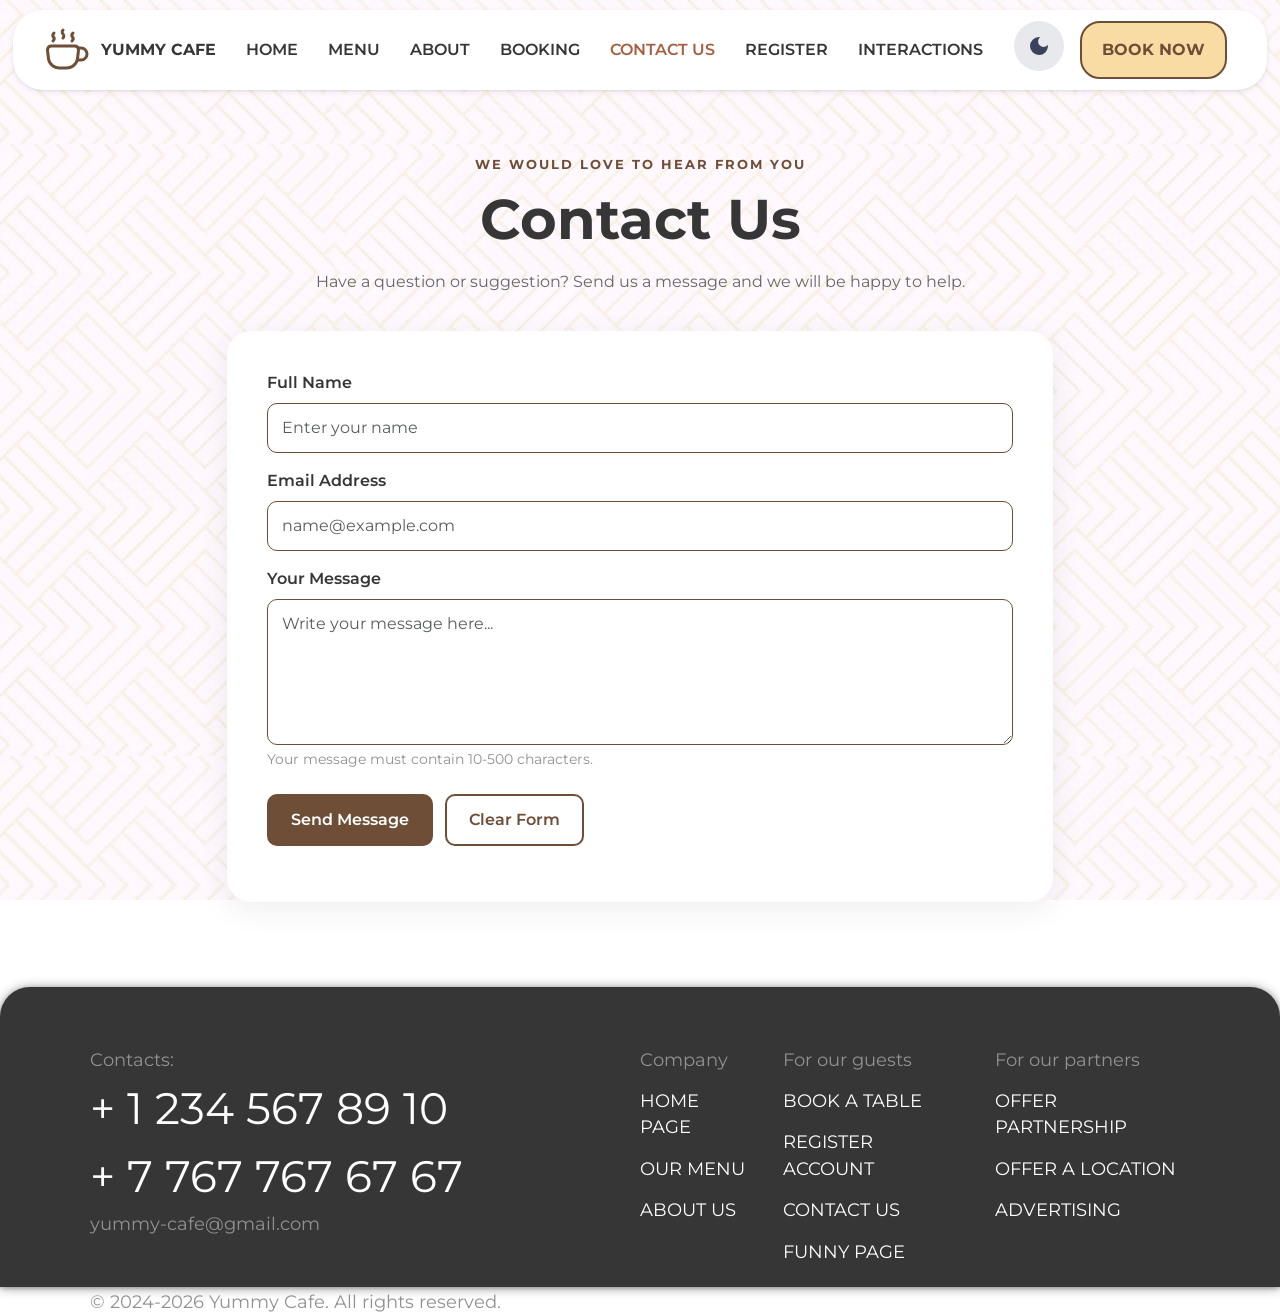
<file: contact.html>
<!doctype html>
<html lang="en">
<head>
    <meta charset="UTF-8">
    <meta name="viewport" content="width=device-width, initial-scale=1.0">

    <title>Contact Us | Yummy Cafe</title>

    <link rel="preconnect" href="https://fonts.googleapis.com">
    <link rel="preconnect" href="https://fonts.gstatic.com" crossorigin>

    <link href="https://fonts.googleapis.com/css2?family=Bebas+Neue&family=Montserrat:ital,wght@0,100..900;1,100..900&family=Open+Sans:ital,wght@0,300..800;1,300..800&family=Rajdhani:wght@300;400;500;600;700&display=swap" rel="stylesheet">

    <link rel="manifest" href="images/favicons/site.webmanifest">

    <!-- Bootstrap CSS -->
    <link href="https://cdn.jsdelivr.net/npm/bootstrap@5.3.8/dist/css/bootstrap.min.css" rel="stylesheet">

    <!-- Project CSS -->
    <link rel="stylesheet" href="css/fonts.css">
    <link rel="stylesheet" href="css/forms.css">
    <link rel="stylesheet" href="css/style.css">
    <link rel="stylesheet" href="css/responsive.css">
    <script type="text/javascript" src="js/darkmode.js" defer></script>
</head>

<body>

    <!-- Header -->
    <header class="shadow-custom-sm">
			<div class="header-icon">
                <svg width="48" height="48" viewBox="0 0 24 24" fill="none" xmlns="http://www.w3.org/2000/svg">

                <g id="SVGRepo_bgCarrier" stroke-width="0"/>

                <g id="SVGRepo_tracerCarrier" stroke-linecap="round" stroke-linejoin="round"/>
                
                <g id="SVGRepo_iconCarrier">
                
                <!-- Uploaded to: SVG Repo, www.svgrepo.com, Generator: SVG Repo Mixer Tools --> <path d="M2.3153 12.6978C2.26536 12.2706 2.2404 12.057 2.2509 11.8809C2.30599 10.9577 2.98677 10.1928 3.89725 10.0309C4.07094 10 4.286 10 4.71612 10H15.2838C15.7139 10 15.929 10 16.1027 10.0309C17.0132 10.1928 17.694 10.9577 17.749 11.8809C17.7595 12.057 17.7346 12.2706 17.6846 12.6978L17.284 16.1258C17.1031 17.6729 16.2764 19.0714 15.0081 19.9757C14.0736 20.6419 12.9546 21 11.8069 21H8.19303C7.04537 21 5.9263 20.6419 4.99182 19.9757C3.72352 19.0714 2.89681 17.6729 2.71598 16.1258L2.3153 12.6978Z" stroke="currentColor" stroke-width="1.5"/> <path d="M17 17H19C20.6569 17 22 15.6569 22 14C22 12.3431 20.6569 11 19 11H17.5" stroke="currentColor" stroke-width="1.5"/> <path d="M10.0002 2C9.44787 2.55228 9.44787 3.44772 10.0002 4C10.5524 4.55228 10.5524 5.44772 10.0002 6" stroke="currentColor" stroke-width="1.5" stroke-linecap="round" stroke-linejoin="round"/> <path d="M5.00018 7.5L5.1163 7.38388C5.62347 6.87671 5.68053 6.0738 5.25018 5.5C4.81983 4.9262 4.8769 4.12329 5.38407 3.61612L5.50018 3.5" stroke="currentColor" stroke-width="1.5" stroke-linecap="round" stroke-linejoin="round"/> <path d="M14.5002 7.5L14.6163 7.38388C15.1235 6.87671 15.1805 6.0738 14.7502 5.5C14.3198 4.9262 14.3769 4.12329 14.8841 3.61612L15.0002 3.5" stroke="currentColor" stroke-width="1.5" stroke-linecap="round" stroke-linejoin="round"/> </g>
                
                </svg>
                <p>YUMMY CAFE</p>
            </div>
			<nav>
				<a href="index.html">Home</a>
                <a href="menu.html">Menu</a>
                <a href="about.html">About</a>
                <a href="booking.html">Booking</a>
                <a href="contact.html" aria-current="page">Contact us</a>
                <a href="register.html">Register</a>
                <a href="interactions.html">Interactions</a>
			</nav>
            <div class="flex">
                <button id="theme-switch">
                    <!-- moon icon -->
                    <svg xmlns="http://www.w3.org/2000/svg" viewBox="0 0 24 24" height="24px" width="24px" fill="#e3e3e3"><path d="M12,21q-3.75,0-6.38-2.63T3,12T5.63,5.63T12,3q0.35,0 0.69,0.02q0.34,0.02 0.66,0.07q-1.03,0.73-1.64,1.89T11.1,7.5q0,2.25 1.57,3.82T16.5,12.9q1.38,0 2.53-0.61t1.88-1.64q0.05,0.33 0.07,0.66T21,12q0,3.75-2.63,6.38T12,21Z"/></svg>
                    
                    <!-- sun icon -->
                    <svg xmlns="http://www.w3.org/2000/svg" viewBox="0 0 24 24" height="24px" width="24px" fill="#e3e3e3"><path d="M8.46,15.54Q7,14.08 7,12Q7,9.92 8.46,8.46T12,7t3.54,1.46T17,12t-1.46,3.54T12,17q-2.07,0-3.54-1.46ZM5,13H1V11H5v2Zm18,0H19V11h4v2ZM11,5V1h2V5H11Zm0,18V19h2v4H11ZM6.4,7.75L3.88,5.32L5.3,3.85l2.4,2.5L6.4,7.75Zm12.3,12.4l-2.42-2.52l1.32-1.38l2.52,2.43L18.7,20.15ZM16.25,6.4l2.43-2.52L20.15,5.3l-2.5,2.4l-1.4-1.3ZM3.85,18.7l2.53-2.43L7.75,17.6L5.33,20.13L3.85,18.7Z"/></svg>
                </button>
                <div class="book-now">
                    <a href="booking.html">BOOK NOW</a>
                </div>

            </div>
            
		</header>

    <!-- Main content -->
    <main>

        <section class="contact-section container">

            <div class="contact-heading text-center">
                <p class="contact-eyebrow">WE WOULD LOVE TO HEAR FROM YOU</p>

                <h1>Contact Us</h1>

                <p>
                    Have a question or suggestion? Send us a message
                    and we will be happy to help.
                </p>
            </div>

            <div class="contact-card">

                <form id="contactForm" novalidate>

                    <!-- Name -->
                    <div class="mb-3">

                        <label for="name" class="form-label">
                            Full Name
                        </label>

                        <input
                            type="text"
                            class="form-control"
                            id="name"
                            name="name"
                            placeholder="Enter your name"
                            minlength="2"
                            required
                            aria-describedby="nameError"
                        >

                        <div class="invalid-feedback" id="nameError">
                            Please enter your name (at least 2 characters).
                        </div>

                    </div>

                    <!-- Email -->
                    <div class="mb-3">

                        <label for="email" class="form-label">
                            Email Address
                        </label>

                        <input
                            type="email"
                            class="form-control"
                            id="email"
                            name="email"
                            placeholder="name@example.com"
                            required
                            aria-describedby="emailError"
                        >

                        <div class="invalid-feedback" id="emailError">
                            Please enter a valid email address.
                        </div>

                    </div>

                    <!-- Message -->
                    <div class="mb-4">

                        <label for="message" class="form-label">
                            Your Message
                        </label>

                        <textarea
                            class="form-control"
                            id="message"
                            name="message"
                            rows="5"
                            placeholder="Write your message here..."
                            minlength="10"
                            maxlength="500"
                            required
                            aria-describedby="messageHelp messageError"
                        ></textarea>

                        <div class="form-text" id="messageHelp">
                            Your message must contain 10-500 characters.
                        </div>

                        <div class="invalid-feedback" id="messageError">
                            Please enter a message between 10 and 500 characters.
                        </div>

                    </div>

                    <!-- Buttons -->
                    <div class="contact-buttons">

                        <button type="submit" class="btn btn-send">
                            Send Message
                        </button>

                        <button type="reset" class="btn btn-reset">
                            Clear Form
                        </button>

                    </div>

                    <!-- Submission feedback -->
                    <p
                        id="formStatus"
                        class="mt-3 mb-0"
                        role="status"
                        aria-live="polite"
                    ></p>

                </form>

            </div>

        </section>

    </main>

    <!-- Footer -->
    <footer class="shadow-custom-footer">
			<div class="footer-contacts">
                <p>Contacts:</p>
                <a href="tel:+77786319258">+ 1 234 567 89 10</a>
                <a href="tel:+77786319258">+ 7 767 767 67 67</a>
                <p id="yummy-cafe">yummy-cafe@gmail.com</p>
                <p id="rights">© 2024-2026 Yummy Cafe. All rights reserved.</p>
            </div>
            <div class="footer-container">
                <div class="footer-links">
                    <p>Company</p>
                    <a href="index.html" >HOME PAGE</a>
                    <a href="menu.html" >OUR MENU</a>
                    <a href="about.html" >ABOUT US</a>
                </div>
                <div class="footer-links">
                    <p>For our guests</p>
                    <a href="booking.html" >BOOK A TABLE</a>
                    <a href="register.html" >REGISTER ACCOUNT</a>
                    <a href="contact.html" >CONTACT US</a>
                    <a href="interactions.html" >FUNNY PAGE</a>
                </div>
                <div class="footer-links">
                    <p>For our partners</p>
                    <a href="contact.html" >OFFER PARTNERSHIP</a>
                    <a href="contact.html" >OFFER A LOCATION</a>
                    <a href="contact.html" >ADVERTISING</a>
                </div>
            </div>
		</footer>

    <!-- jQuery -->
    <script src="https://code.jquery.com/jquery-3.7.1.min.js"></script>

    <!-- Contact form validation -->
    <script src="js/validation.js"></script>

</body>
</html>
</file>
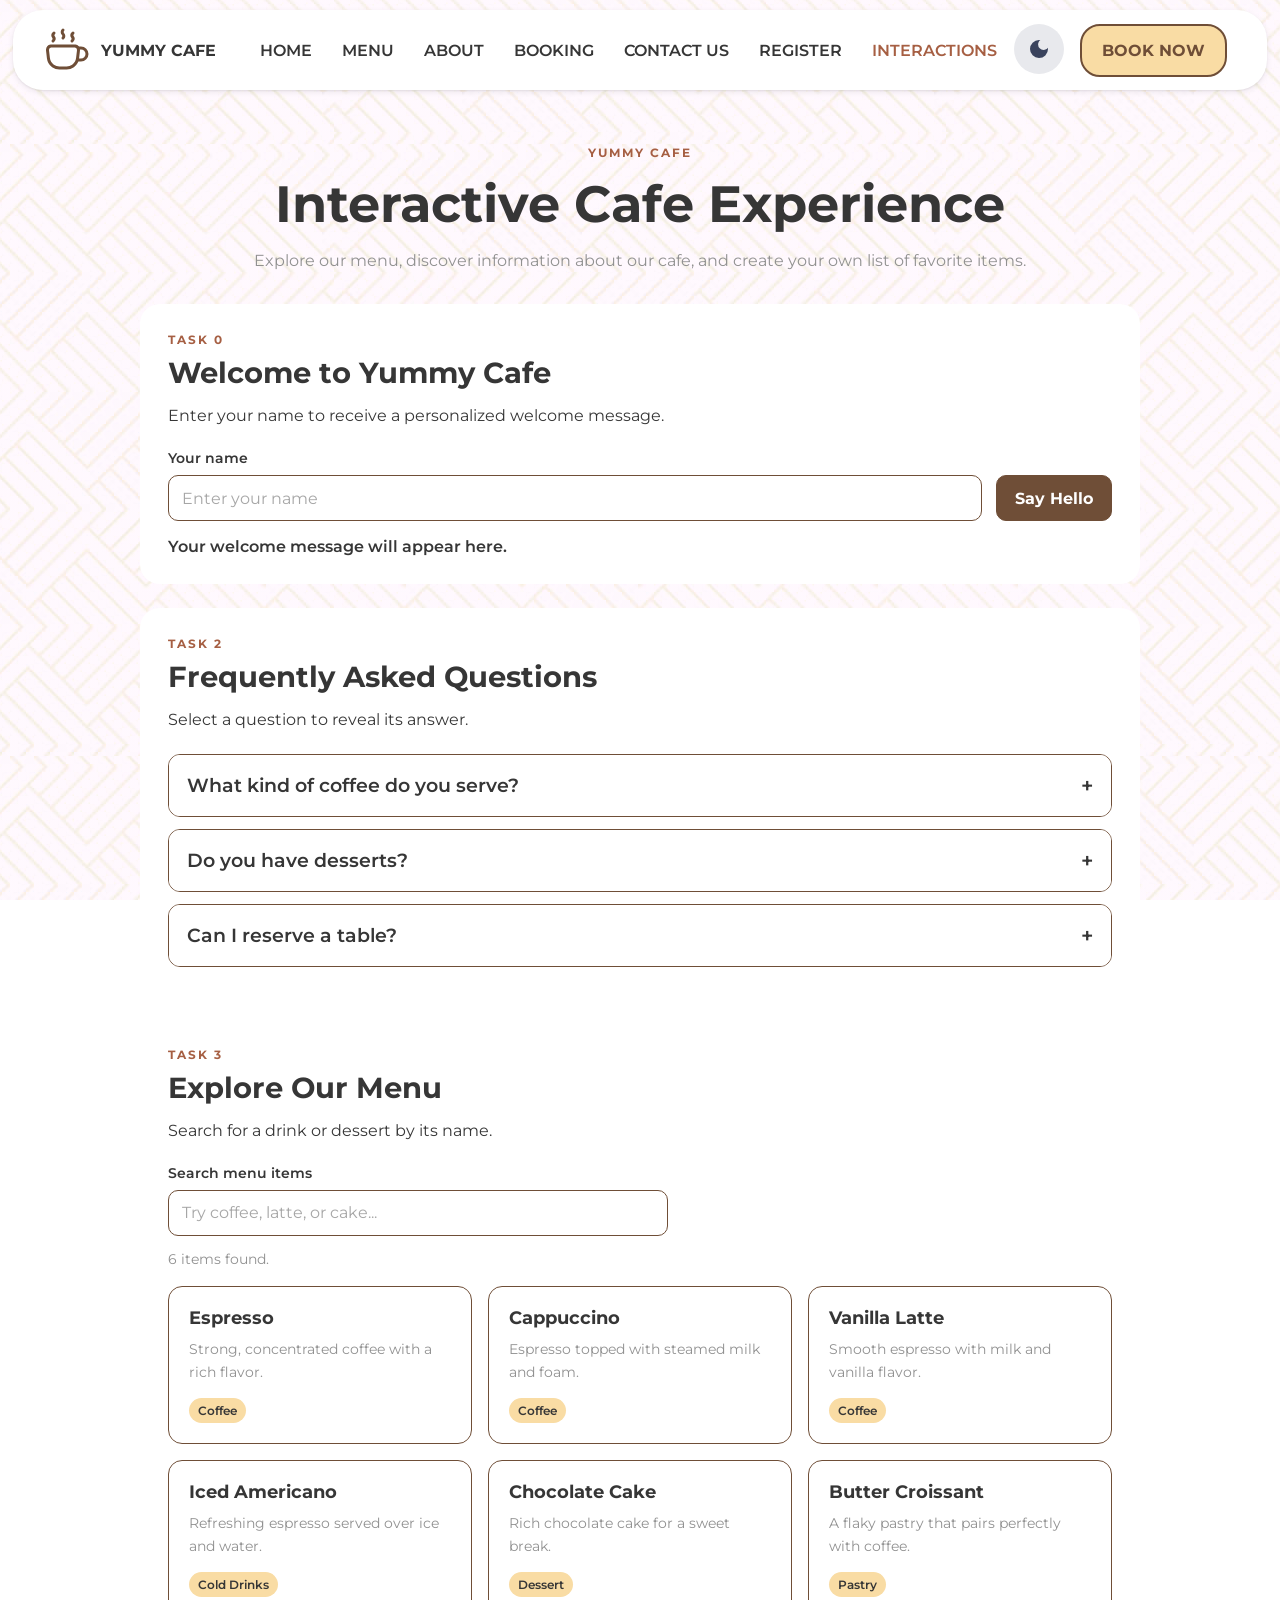
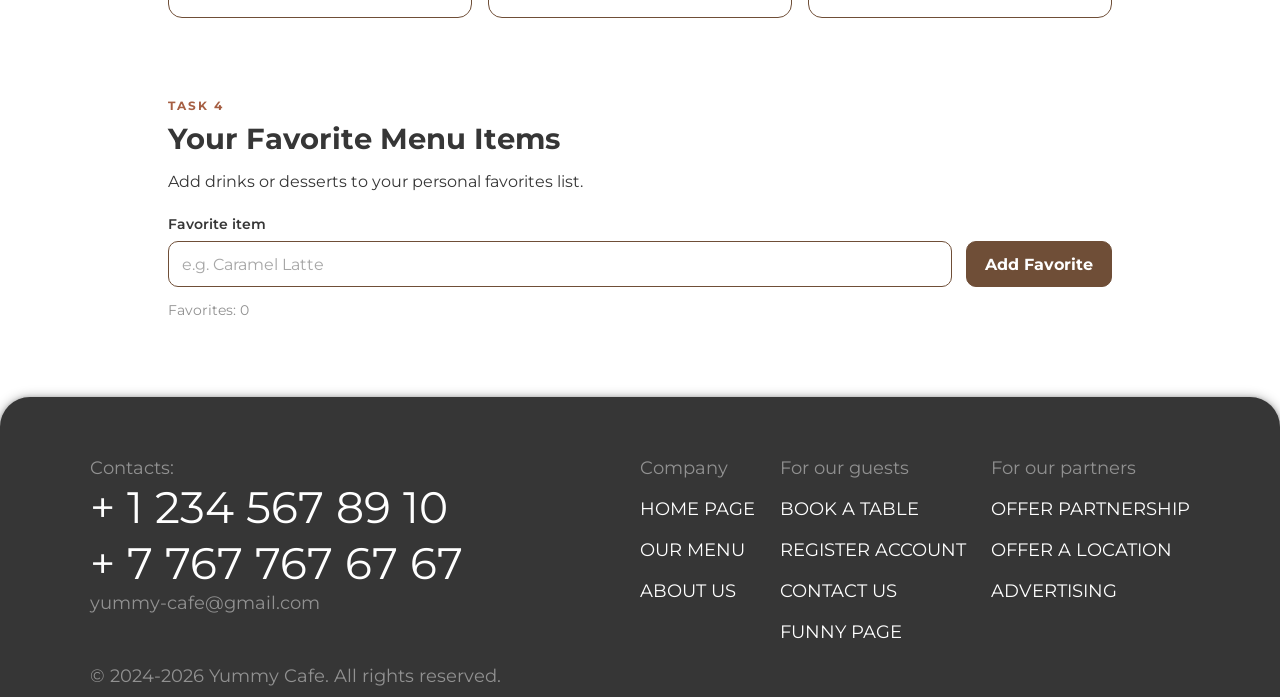
<file: interactions.html>
<!doctype html>
<html lang="en">
<head>
    <meta charset="UTF-8">
    <meta name="viewport" content="width=device-width, initial-scale=1.0">

    <title>Interactive Cafe | Yummy Cafe</title>

    <link rel="preconnect" href="https://fonts.googleapis.com">
    <link rel="preconnect" href="https://fonts.gstatic.com" crossorigin>
    <link href="https://fonts.googleapis.com/css2?family=Montserrat:wght@400;500;600;700&display=swap" rel="stylesheet">

    <link rel="stylesheet" href="css/fonts.css">
    <link href="css/style.css" rel="stylesheet">
    <link rel="stylesheet" href="css/interactions.css">
    <script type="text/javascript" src="js/darkmode.js" defer></script>
</head>

<body>
    <header class="shadow-custom-sm">
			<div class="header-icon">
                <svg width="48" height="48" viewBox="0 0 24 24" fill="none" xmlns="http://www.w3.org/2000/svg">

                <g id="SVGRepo_bgCarrier" stroke-width="0"/>

                <g id="SVGRepo_tracerCarrier" stroke-linecap="round" stroke-linejoin="round"/>
                
                <g id="SVGRepo_iconCarrier">
                
                <!-- Uploaded to: SVG Repo, www.svgrepo.com, Generator: SVG Repo Mixer Tools --> <path d="M2.3153 12.6978C2.26536 12.2706 2.2404 12.057 2.2509 11.8809C2.30599 10.9577 2.98677 10.1928 3.89725 10.0309C4.07094 10 4.286 10 4.71612 10H15.2838C15.7139 10 15.929 10 16.1027 10.0309C17.0132 10.1928 17.694 10.9577 17.749 11.8809C17.7595 12.057 17.7346 12.2706 17.6846 12.6978L17.284 16.1258C17.1031 17.6729 16.2764 19.0714 15.0081 19.9757C14.0736 20.6419 12.9546 21 11.8069 21H8.19303C7.04537 21 5.9263 20.6419 4.99182 19.9757C3.72352 19.0714 2.89681 17.6729 2.71598 16.1258L2.3153 12.6978Z" stroke="currentColor" stroke-width="1.5"/> <path d="M17 17H19C20.6569 17 22 15.6569 22 14C22 12.3431 20.6569 11 19 11H17.5" stroke="currentColor" stroke-width="1.5"/> <path d="M10.0002 2C9.44787 2.55228 9.44787 3.44772 10.0002 4C10.5524 4.55228 10.5524 5.44772 10.0002 6" stroke="currentColor" stroke-width="1.5" stroke-linecap="round" stroke-linejoin="round"/> <path d="M5.00018 7.5L5.1163 7.38388C5.62347 6.87671 5.68053 6.0738 5.25018 5.5C4.81983 4.9262 4.8769 4.12329 5.38407 3.61612L5.50018 3.5" stroke="currentColor" stroke-width="1.5" stroke-linecap="round" stroke-linejoin="round"/> <path d="M14.5002 7.5L14.6163 7.38388C15.1235 6.87671 15.1805 6.0738 14.7502 5.5C14.3198 4.9262 14.3769 4.12329 14.8841 3.61612L15.0002 3.5" stroke="currentColor" stroke-width="1.5" stroke-linecap="round" stroke-linejoin="round"/> </g>
                
                </svg>
                <p>YUMMY CAFE</p>
            </div>
			<nav>
				<a href="index.html">Home</a>
                <a href="menu.html">Menu</a>
                <a href="about.html">About</a>
                <a href="booking.html">Booking</a>
                <a href="contact.html">Contact us</a>
                <a href="register.html">Register</a>
                <a href="interactions.html" aria-current="page">Interactions</a>
			</nav>
            <div class="flex">
                <button id="theme-switch">
                    <!-- moon icon -->
                    <svg xmlns="http://www.w3.org/2000/svg" viewBox="0 0 24 24" height="24px" width="24px" fill="#e3e3e3"><path d="M12,21q-3.75,0-6.38-2.63T3,12T5.63,5.63T12,3q0.35,0 0.69,0.02q0.34,0.02 0.66,0.07q-1.03,0.73-1.64,1.89T11.1,7.5q0,2.25 1.57,3.82T16.5,12.9q1.38,0 2.53-0.61t1.88-1.64q0.05,0.33 0.07,0.66T21,12q0,3.75-2.63,6.38T12,21Z"/></svg>
                    
                    <!-- sun icon -->
                    <svg xmlns="http://www.w3.org/2000/svg" viewBox="0 0 24 24" height="24px" width="24px" fill="#e3e3e3"><path d="M8.46,15.54Q7,14.08 7,12Q7,9.92 8.46,8.46T12,7t3.54,1.46T17,12t-1.46,3.54T12,17q-2.07,0-3.54-1.46ZM5,13H1V11H5v2Zm18,0H19V11h4v2ZM11,5V1h2V5H11Zm0,18V19h2v4H11ZM6.4,7.75L3.88,5.32L5.3,3.85l2.4,2.5L6.4,7.75Zm12.3,12.4l-2.42-2.52l1.32-1.38l2.52,2.43L18.7,20.15ZM16.25,6.4l2.43-2.52L20.15,5.3l-2.5,2.4l-1.4-1.3ZM3.85,18.7l2.53-2.43L7.75,17.6L5.33,20.13L3.85,18.7Z"/></svg>
                </button>
                <div class="book-now">
                    <a href="booking.html">BOOK NOW</a>
                </div>

            </div>
            
		</header>

    <main class="page-container">
        <section class="page-intro">
            <p class="eyebrow">YUMMY CAFE</p>
            <h1>Interactive Cafe Experience</h1>
            <p>
                Explore our menu, discover information about our cafe,
                and create your own list of favorite items.
            </p>
        </section>

        <!-- task 0: select elements and update content -->
        <section class="feature-section" id="task0">
            <p class="task-label">TASK 0</p>
            <h2>Welcome to Yummy Cafe</h2>
            <p>
                Enter your name to receive a personalized welcome message.
            </p>

            <form id="welcomeForm" class="inline-form">
                <div class="form-group">
                    <label for="visitorName">Your name</label>
                    <input
                        type="text"
                        id="visitorName"
                        name="visitorName"
                        placeholder="Enter your name"
                        autocomplete="given-name"
                    >
                </div>

                <button type="submit" class="primary-button">
                    Say Hello
                </button>
            </form>

            <p id="welcomeMessage" class="feedback" role="status" aria-live="polite">
                Your welcome message will appear here.
            </p>
        </section>

        <!-- task 2: show and hide information -->
        <section class="feature-section" id="task2">
            <p class="task-label">TASK 2</p>
            <h2>Frequently Asked Questions</h2>
            <p>
                Select a question to reveal its answer.
            </p>

            <div class="faq-list">
                <article class="faq-item">
                    <h3>
                        <button
                            type="button"
                            class="faq-question"
                            aria-expanded="false"
                            aria-controls="faqAnswer1"
                        >
                            What kind of coffee do you serve?
                            <span class="faq-icon" aria-hidden="true">+</span>
                        </button>
                    </h3>

                    <div id="faqAnswer1" class="faq-answer">
                        <p>
                            We offer espresso-based drinks, cappuccino,
                            latte, Americano, and other cafe favorites.
                        </p>
                    </div>
                </article>

                <article class="faq-item">
                    <h3>
                        <button
                            type="button"
                            class="faq-question"
                            aria-expanded="false"
                            aria-controls="faqAnswer2"
                        >
                            Do you have desserts?
                            <span class="faq-icon" aria-hidden="true">+</span>
                        </button>
                    </h3>

                    <div id="faqAnswer2" class="faq-answer">
                        <p>
                            Yes. Our menu includes cakes, cookies,
                            pastries, and other sweet treats.
                        </p>
                    </div>
                </article>

                <article class="faq-item">
                    <h3>
                        <button
                            type="button"
                            class="faq-question"
                            aria-expanded="false"
                            aria-controls="faqAnswer3"
                        >
                            Can I reserve a table?
                            <span class="faq-icon" aria-hidden="true">+</span>
                        </button>
                    </h3>

                    <div id="faqAnswer3" class="faq-answer">
                        <p>
                            Yes. Visit our Booking page to explore
                            the available reservation options.
                        </p>
                    </div>
                </article>
            </div>
            <p id="faqStatus" aria-live="polite"></p>
        </section>

        <!-- task 3: filter content as the user types -->
        <section class="feature-section" id="task3">
            <p class="task-label">TASK 3</p>
            <h2>Explore Our Menu</h2>
            <p>
                Search for a drink or dessert by its name.
            </p>

            <div class="form-group search-group">
                <label for="menuSearch">Search menu items</label>
                <input
                    type="search"
                    id="menuSearch"
                    name="menuSearch"
                    placeholder="Try coffee, latte, or cake..."
                    autocomplete="off"
                >
            </div>

            <p id="searchCount" class="helper-text" aria-live="polite">
                6 items found.
            </p>

            <p id="noResults" class="feedback" hidden>
                No results found.
            </p>

            <div id="menuGrid" class="menu-grid">
                <article class="menu-card" data-menu-item>
                    <h3 class="menu-item-title">Espresso</h3>
                    <p>Strong, concentrated coffee with a rich flavor.</p>
                    <span class="menu-category">Coffee</span>
                </article>

                <article class="menu-card" data-menu-item>
                    <h3 class="menu-item-title">Cappuccino</h3>
                    <p>Espresso topped with steamed milk and foam.</p>
                    <span class="menu-category">Coffee</span>
                </article>

                <article class="menu-card" data-menu-item>
                    <h3 class="menu-item-title">Vanilla Latte</h3>
                    <p>Smooth espresso with milk and vanilla flavor.</p>
                    <span class="menu-category">Coffee</span>
                </article>

                <article class="menu-card" data-menu-item>
                    <h3 class="menu-item-title">Iced Americano</h3>
                    <p>Refreshing espresso served over ice and water.</p>
                    <span class="menu-category">Cold Drinks</span>
                </article>

                <article class="menu-card" data-menu-item>
                    <h3 class="menu-item-title">Chocolate Cake</h3>
                    <p>Rich chocolate cake for a sweet break.</p>
                    <span class="menu-category">Dessert</span>
                </article>

                <article class="menu-card" data-menu-item>
                    <h3 class="menu-item-title">Butter Croissant</h3>
                    <p>A flaky pastry that pairs perfectly with coffee.</p>
                    <span class="menu-category">Pastry</span>
                </article>
            </div>
        </section>

        <!-- Task 4: create and remove elements -->
        <section class="feature-section" id="task4">
            <p class="task-label">TASK 4</p>
            <h2>Your Favorite Menu Items</h2>
            <p>
                Add drinks or desserts to your personal favorites list.
            </p>

            <form id="favoriteForm" class="inline-form">
                <div class="form-group">
                    <label for="favoriteInput">Favorite item</label>
                    <input
                        type="text"
                        id="favoriteInput"
                        name="favoriteInput"
                        placeholder="e.g. Caramel Latte"
                    >
                </div>

                <button type="submit" class="primary-button">
                    Add Favorite
                </button>
            </form>

            <p id="favoriteFeedback" class="feedback" role="status" aria-live="polite"></p>

            <p id="favoriteCount" class="helper-text">
                Favorites: 0
            </p>

            <ul id="favoriteList" class="favorite-list"></ul>
        </section>
    </main>

    <footer class="shadow-custom-footer">
			<div class="footer-contacts">
                <p>Contacts:</p>
                <a href="tel:+77786319258">+ 1 234 567 89 10</a>
                <a href="tel:+77786319258">+ 7 767 767 67 67</a>
                <p id="yummy-cafe">yummy-cafe@gmail.com</p>
                <p id="rights">© 2024-2026 Yummy Cafe. All rights reserved.</p>
            </div>
            <div class="footer-container">
                <div class="footer-links">
                    <p>Company</p>
                    <a href="index.html" >HOME PAGE</a>
                    <a href="menu.html" >OUR MENU</a>
                    <a href="about.html" >ABOUT US</a>
                </div>
                <div class="footer-links">
                    <p>For our guests</p>
                    <a href="booking.html" >BOOK A TABLE</a>
                    <a href="register.html" >REGISTER ACCOUNT</a>
                    <a href="contact.html" >CONTACT US</a>
                    <a href="interactions.html" >FUNNY PAGE</a>
                </div>
                <div class="footer-links">
                    <p>For our partners</p>
                    <a href="contact.html" >OFFER PARTNERSHIP</a>
                    <a href="contact.html" >OFFER A LOCATION</a>
                    <a href="contact.html" >ADVERTISING</a>
                </div>
            </div>
		</footer>
<script src="https://code.jquery.com/jquery-3.7.1.min.js"></script>
<script src="js/interactions.js"></script>
</body>
</html>
</file>
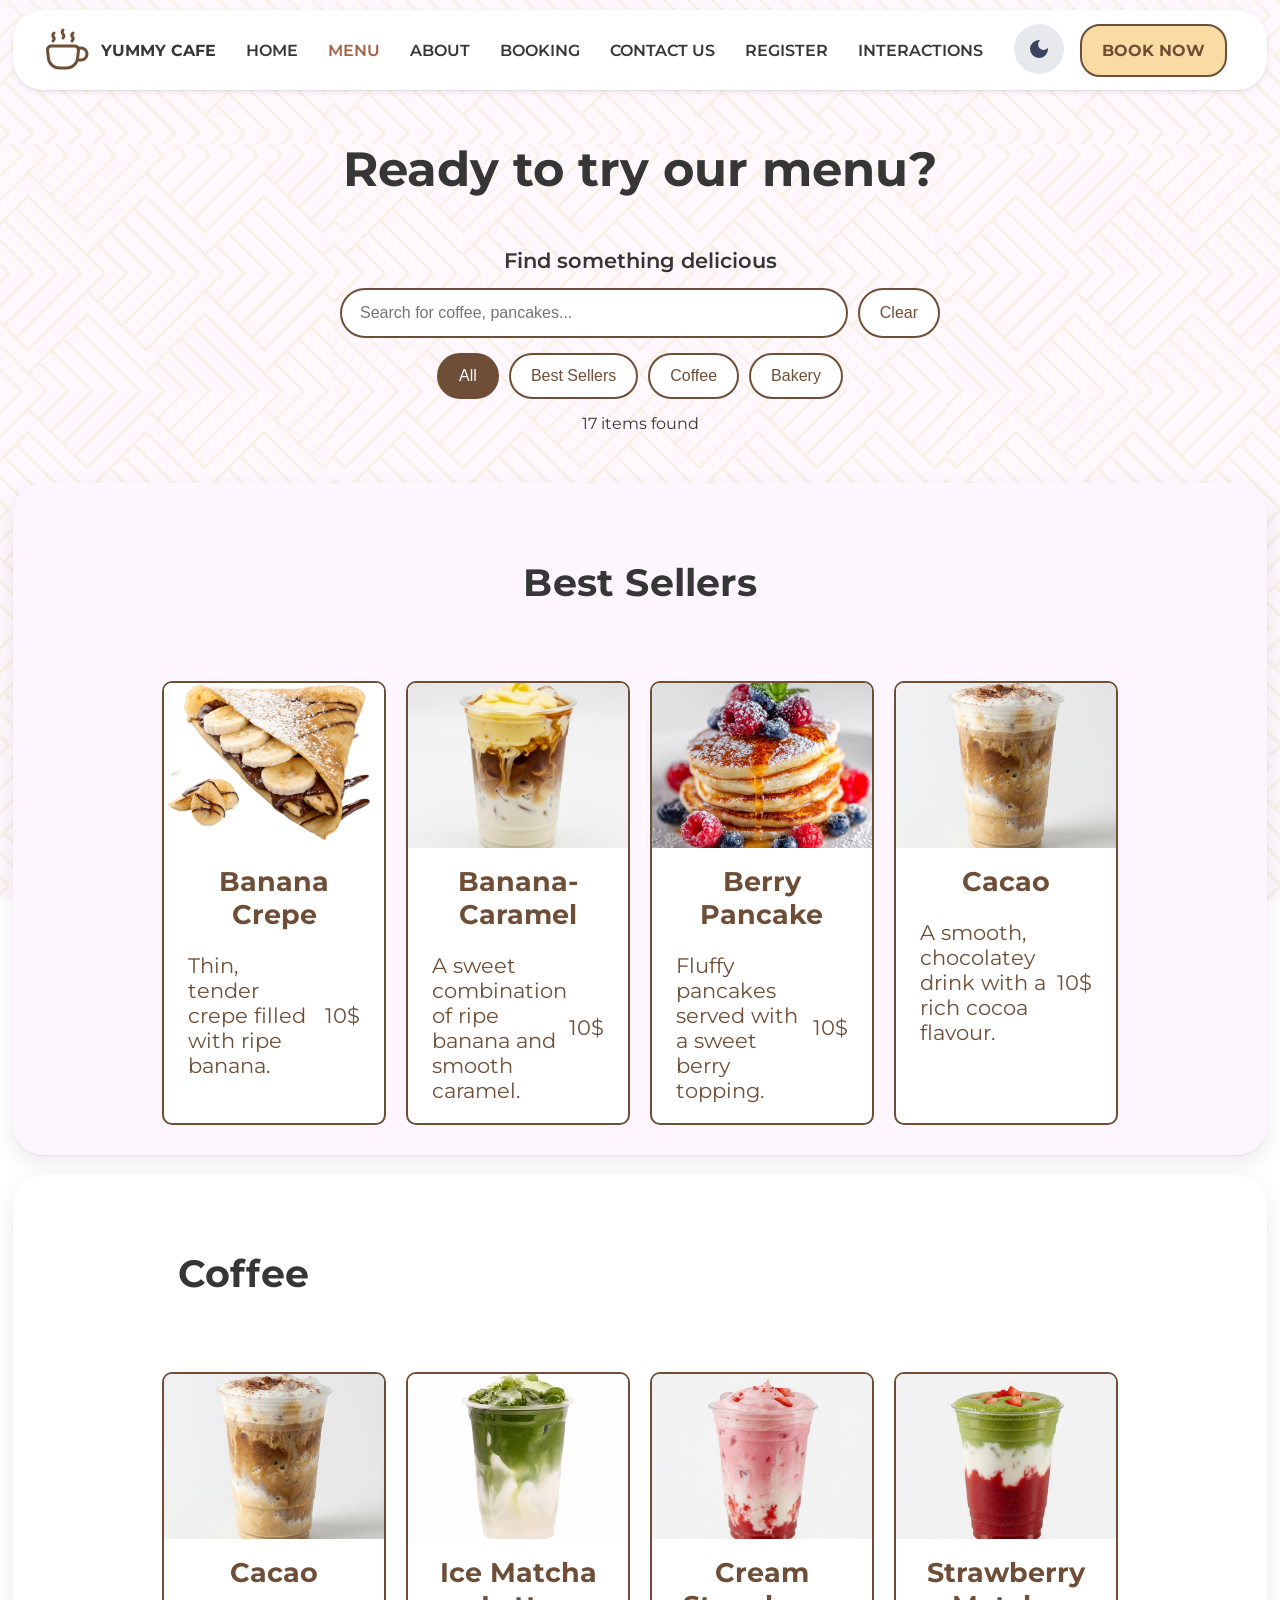
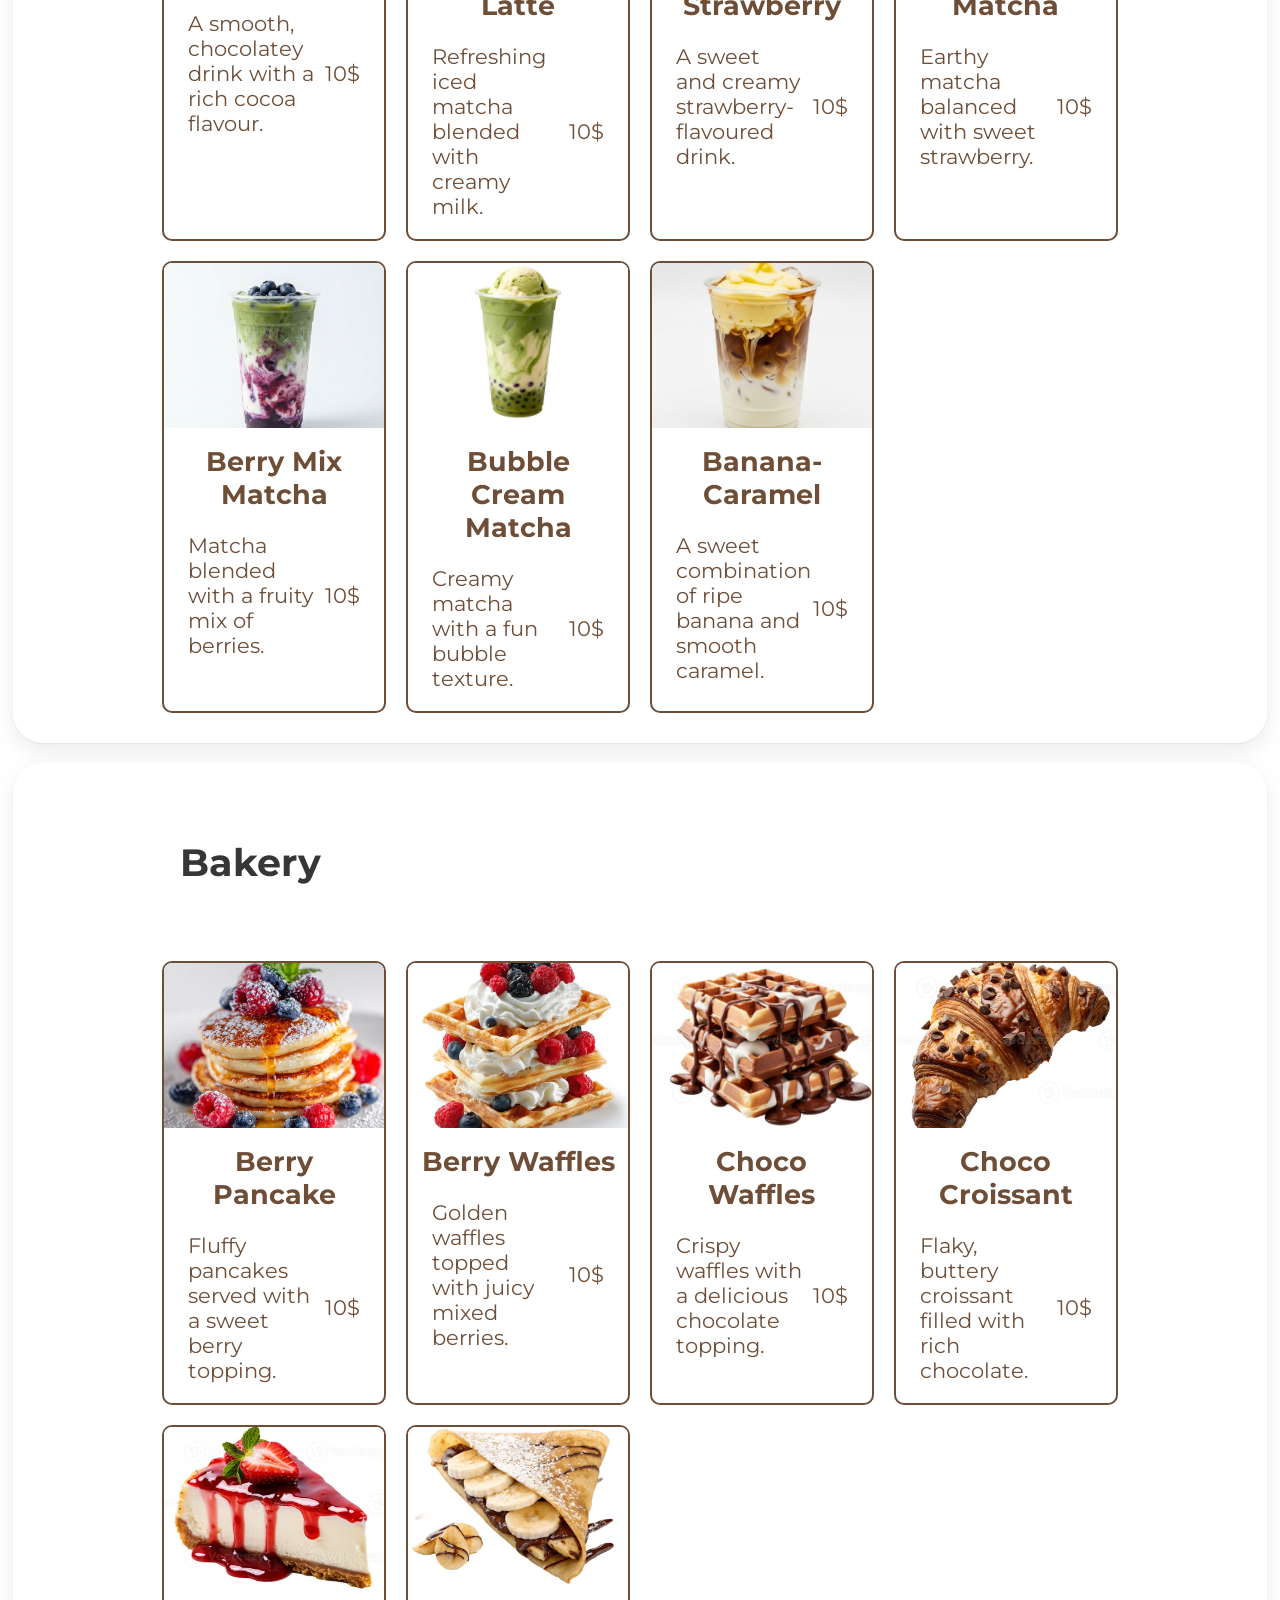
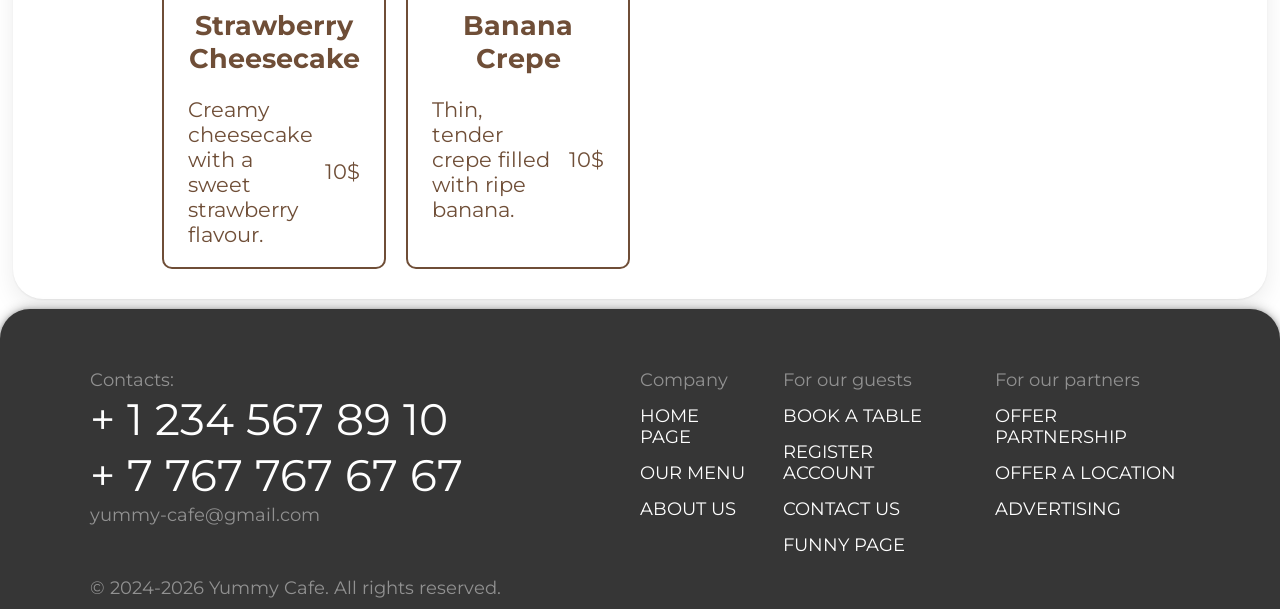
<file: menu.html>
<!doctype html>
<html lang="en">
<head>
    <meta charset="UTF-8">
    <meta name="viewport" content="width=device-width, initial-scale=1.0">

    <title>Menu / Yummy Cafe</title>

    <link rel="preconnect" href="https://fonts.googleapis.com">
    <link rel="preconnect" href="https://fonts.gstatic.com" crossorigin>

    <link href="https://fonts.googleapis.com/css2?family=Bebas+Neue&family=Montserrat:ital,wght@0,100..900;1,100..900&family=Open+Sans:ital,wght@0,300..800;1,300..800&family=Rajdhani:wght@300;400;500;600;700&display=swap" rel="stylesheet">

    <link rel="manifest" href="images/favicons/site.webmanifest">
    <link rel="stylesheet" href="css/fonts.css">
    <link rel="stylesheet" href="css/style.css">
    <link rel="stylesheet" href="css/menu.css">
    <link rel="stylesheet" href="css/responsive.css">
    <script type="text/javascript" src="js/darkmode.js" defer></script>
</head>

<body>

<header class="shadow-custom-sm">
			<div class="header-icon">
                <svg width="48" height="48" viewBox="0 0 24 24" fill="none" xmlns="http://www.w3.org/2000/svg">

                <g id="SVGRepo_bgCarrier" stroke-width="0"/>

                <g id="SVGRepo_tracerCarrier" stroke-linecap="round" stroke-linejoin="round"/>
                
                <g id="SVGRepo_iconCarrier">
                
                <!-- Uploaded to: SVG Repo, www.svgrepo.com, Generator: SVG Repo Mixer Tools --> <path d="M2.3153 12.6978C2.26536 12.2706 2.2404 12.057 2.2509 11.8809C2.30599 10.9577 2.98677 10.1928 3.89725 10.0309C4.07094 10 4.286 10 4.71612 10H15.2838C15.7139 10 15.929 10 16.1027 10.0309C17.0132 10.1928 17.694 10.9577 17.749 11.8809C17.7595 12.057 17.7346 12.2706 17.6846 12.6978L17.284 16.1258C17.1031 17.6729 16.2764 19.0714 15.0081 19.9757C14.0736 20.6419 12.9546 21 11.8069 21H8.19303C7.04537 21 5.9263 20.6419 4.99182 19.9757C3.72352 19.0714 2.89681 17.6729 2.71598 16.1258L2.3153 12.6978Z" stroke="currentColor" stroke-width="1.5"/> <path d="M17 17H19C20.6569 17 22 15.6569 22 14C22 12.3431 20.6569 11 19 11H17.5" stroke="currentColor" stroke-width="1.5"/> <path d="M10.0002 2C9.44787 2.55228 9.44787 3.44772 10.0002 4C10.5524 4.55228 10.5524 5.44772 10.0002 6" stroke="currentColor" stroke-width="1.5" stroke-linecap="round" stroke-linejoin="round"/> <path d="M5.00018 7.5L5.1163 7.38388C5.62347 6.87671 5.68053 6.0738 5.25018 5.5C4.81983 4.9262 4.8769 4.12329 5.38407 3.61612L5.50018 3.5" stroke="currentColor" stroke-width="1.5" stroke-linecap="round" stroke-linejoin="round"/> <path d="M14.5002 7.5L14.6163 7.38388C15.1235 6.87671 15.1805 6.0738 14.7502 5.5C14.3198 4.9262 14.3769 4.12329 14.8841 3.61612L15.0002 3.5" stroke="currentColor" stroke-width="1.5" stroke-linecap="round" stroke-linejoin="round"/> </g>
                
                </svg>
                <p>YUMMY CAFE</p>
            </div>
			<nav>
				<a href="index.html">Home</a>
                <a href="menu.html" aria-current="page">Menu</a>
                <a href="about.html">About</a>
                <a href="booking.html">Booking</a>
                <a href="contact.html">Contact us</a>
                <a href="register.html">Register</a>
                <a href="interactions.html">Interactions</a>
			</nav>
            <div class="flex">
                <button id="theme-switch">
                    <!-- moon icon -->
                    <svg xmlns="http://www.w3.org/2000/svg" viewBox="0 0 24 24" height="24px" width="24px" fill="#e3e3e3"><path d="M12,21q-3.75,0-6.38-2.63T3,12T5.63,5.63T12,3q0.35,0 0.69,0.02q0.34,0.02 0.66,0.07q-1.03,0.73-1.64,1.89T11.1,7.5q0,2.25 1.57,3.82T16.5,12.9q1.38,0 2.53-0.61t1.88-1.64q0.05,0.33 0.07,0.66T21,12q0,3.75-2.63,6.38T12,21Z"/></svg>
                    
                    <!-- sun icon -->
                    <svg xmlns="http://www.w3.org/2000/svg" viewBox="0 0 24 24" height="24px" width="24px" fill="#e3e3e3"><path d="M8.46,15.54Q7,14.08 7,12Q7,9.92 8.46,8.46T12,7t3.54,1.46T17,12t-1.46,3.54T12,17q-2.07,0-3.54-1.46ZM5,13H1V11H5v2Zm18,0H19V11h4v2ZM11,5V1h2V5H11Zm0,18V19h2v4H11ZM6.4,7.75L3.88,5.32L5.3,3.85l2.4,2.5L6.4,7.75Zm12.3,12.4l-2.42-2.52l1.32-1.38l2.52,2.43L18.7,20.15ZM16.25,6.4l2.43-2.52L20.15,5.3l-2.5,2.4l-1.4-1.3ZM3.85,18.7l2.53-2.43L7.75,17.6L5.33,20.13L3.85,18.7Z"/></svg>
                </button>
                <div class="book-now">
                    <a href="booking.html">BOOK NOW</a>
                </div>

            </div>
            
		</header>

<main>

    <h1>Ready to try our menu?</h1>

    <!-- MENU SEARCH -->
    <section class="menu-search">

        <label for="menuSearch">Find something delicious</label>

        <div class="search-container">
            <input
                type="search"
                id="menuSearch"
                placeholder="Search for coffee, pancakes..."
            >

            <button type="button" id="clearSearch">
                Clear
            </button>
        </div>

        <!-- CATEGORY FILTERS -->
        <div class="category-filters">

            <button type="button"
                    class="category-btn active"
                    data-category="all">
                All
            </button>

            <button type="button"
                    class="category-btn"
                    data-category="best-sellers">
                Best Sellers
            </button>

            <button type="button"
                    class="category-btn"
                    data-category="coffee">
                Coffee
            </button>

            <button type="button"
                    class="category-btn"
                    data-category="bakery">
                Bakery
            </button>

        </div>

        <p id="searchCount" aria-live="polite"></p>

        <p id="noResults" hidden>
            No menu items found.
        </p>

    </section>


    <!-- BEST SELLERS -->
    <section class="best-sellers section shadow-custom-md">

        <h2>Best Sellers</h2>

        <div class="menu-grid">

            <div class="menu-item" data-menu-item data-category="best-sellers">
                <img src="images/menu/menu-img13.jpg" alt="Banana Crepe">

                <div class="menu-desc">
                    <h3>Banana Crepe</h3>

                    <div class="menu-desc-1">
                        <p class="menu-desc-text">Thin, tender crepe filled with ripe banana.</p>
                        <p>10$</p>
                    </div>
                </div>
            </div>

            <div class="menu-item" data-menu-item data-category="best-sellers">
                <img src="images/menu/menu-img7.jpg" alt="Banana Caramel">

                <div class="menu-desc">
                    <h3>Banana-Caramel</h3>

                    <div class="menu-desc-1">
                        <p class="menu-desc-text">A sweet combination of ripe banana and smooth caramel.</p>
                        <p>10$</p>
                    </div>
                </div>
            </div>

            <div class="menu-item" data-menu-item data-category="best-sellers">
                <img src="images/menu/menu-img8.jpg" alt="Berry Pancake">

                <div class="menu-desc">
                    <h3>Berry Pancake</h3>

                    <div class="menu-desc-1">
                        <p class="menu-desc-text">Fluffy pancakes served with a sweet berry topping.</p>
                        <p>10$</p>
                    </div>
                </div>
            </div>

            <div class="menu-item" data-menu-item data-category="best-sellers">
                <img src="images/menu/menu-img1.jpg" alt="Cacao">

                <div class="menu-desc">
                    <h3>Cacao</h3>

                    <div class="menu-desc-1">
                        <p class="menu-desc-text">A smooth, chocolatey drink with a rich cocoa flavour.</p>
                        <p>10$</p>
                    </div>
                </div>
            </div>

        </div>
    </section>


    <!-- COFFEE -->
    <section class="coffee section  shadow-custom-md">

        <h2>Coffee</h2>

        <div class="menu-grid">

            <div class="menu-item" data-menu-item data-category="coffee">
                <img src="images/menu/menu-img1.jpg" alt="Cacao">

                <div class="menu-desc">
                    <h3>Cacao</h3>

                    <div class="menu-desc-1">
                        <p class="menu-desc-text">A smooth, chocolatey drink with a rich cocoa flavour.</p>
                        <p>10$</p>
                    </div>
                </div>
            </div>

            <div class="menu-item" data-menu-item data-category="coffee">
                <img src="images/menu/menu-img2.jpg" alt="Ice Matcha Latte">

                <div class="menu-desc">
                    <h3>Ice Matcha Latte</h3>

                    <div class="menu-desc-1">
                        <p class="menu-desc-text">Refreshing iced matcha blended with creamy milk.</p>
                        <p>10$</p>
                    </div>
                </div>
            </div>

            <div class="menu-item" data-menu-item data-category="coffee">
                <img src="images/menu/menu-img3.jpg" alt="Cream Strawberry">

                <div class="menu-desc">
                    <h3>Cream Strawberry</h3>

                    <div class="menu-desc-1">
                        <p class="menu-desc-text">A sweet and creamy strawberry-flavoured drink.</p>
                        <p>10$</p>
                    </div>
                </div>
            </div>

            <div class="menu-item" data-menu-item data-category="coffee">
                <img src="images/menu/menu-img4.jpg" alt="Strawberry Matcha">

                <div class="menu-desc">
                    <h3>Strawberry Matcha</h3>

                    <div class="menu-desc-1">
                        <p class="menu-desc-text">Earthy matcha balanced with sweet strawberry.</p>
                        <p>10$</p>
                    </div>
                </div>
            </div>

            <div class="menu-item" data-menu-item data-category="coffee">
                <img src="images/menu/menu-img5.jpg" alt="Berry Mix Matcha">

                <div class="menu-desc">
                    <h3>Berry Mix Matcha</h3>

                    <div class="menu-desc-1">
                        <p class="menu-desc-text">Matcha blended with a fruity mix of berries.</p>
                        <p>10$</p>
                    </div>
                </div>
            </div>

            <div class="menu-item" data-menu-item data-category="coffee">
                <img src="images/menu/menu-img6.jpg" alt="Bubble Cream Matcha">

                <div class="menu-desc">
                    <h3>Bubble Cream Matcha</h3>

                    <div class="menu-desc-1">
                        <p class="menu-desc-text">Creamy matcha with a fun bubble texture.</p>
                        <p>10$</p>
                    </div>
                </div>
            </div>

            <div class="menu-item" data-menu-item data-category="coffee">
                <img src="images/menu/menu-img7.jpg" alt="Banana Caramel">

                <div class="menu-desc">
                    <h3>Banana-Caramel</h3>

                    <div class="menu-desc-1">
                        <p class="menu-desc-text">A sweet combination of ripe banana and smooth caramel.</p>
                        <p>10$</p>
                    </div>
                </div>
            </div>

        </div>
    </section>


    <!-- BAKERY -->
    <section class="bakery section  shadow-custom-md">

        <h2>Bakery</h2>

        <div class="menu-grid">

            <div class="menu-item" data-menu-item data-category="bakery">
                <img src="images/menu/menu-img8.jpg" alt="Berry Pancake">

                <div class="menu-desc">
                    <h3>Berry Pancake</h3>

                    <div class="menu-desc-1">
                        <p class="menu-desc-text">Fluffy pancakes served with a sweet berry topping.</p>
                        <p>10$</p>
                    </div>
                </div>
            </div>

            <div class="menu-item" data-menu-item data-category="bakery">
                <img src="images/menu/menu-img9.jpg" alt="Berry Waffles">

                <div class="menu-desc">
                    <h3>Berry Waffles</h3>

                    <div class="menu-desc-1">
                        <p class="menu-desc-text">Golden waffles topped with juicy mixed berries.</p>
                        <p>10$</p>
                    </div>
                </div>
            </div>

            <div class="menu-item" data-menu-item data-category="bakery">
                <img src="images/menu/menu-img10.jpg" alt="Choco Waffles">

                <div class="menu-desc">
                    <h3>Choco Waffles</h3>

                    <div class="menu-desc-1">
                        <p class="menu-desc-text">Crispy waffles with a delicious chocolate topping.</p>
                        <p>10$</p>
                    </div>
                </div>
            </div>

            <div class="menu-item" data-menu-item data-category="bakery">
                <img src="images/menu/menu-img11.jpg" alt="Choco Croissant">

                <div class="menu-desc">
                    <h3>Choco Croissant</h3>

                    <div class="menu-desc-1">
                        <p class="menu-desc-text">Flaky, buttery croissant filled with rich chocolate.</p>
                        <p>10$</p>
                    </div>
                </div>
            </div>

            <div class="menu-item" data-menu-item data-category="bakery">
                <img src="images/menu/menu-img12.jpg" alt="Strawberry Cheesecake">

                <div class="menu-desc">
                    <h3>Strawberry Cheesecake</h3>

                    <div class="menu-desc-1">
                        <p class="menu-desc-text">Creamy cheesecake with a sweet strawberry flavour.</p>
                        <p>10$</p>
                    </div>
                </div>
            </div>

            <div class="menu-item" data-menu-item data-category="bakery">
                <img src="images/menu/menu-img13.jpg" alt="Banana Crepe">

                <div class="menu-desc">
                    <h3>Banana Crepe</h3>

                    <div class="menu-desc-1">
                        <p class="menu-desc-text">Thin, tender crepe filled with ripe banana.</p>
                        <p>10$</p>
                    </div>
                </div>
            </div>

        </div>
    </section>

</main>


<footer class="shadow-custom-footer">
			<div class="footer-contacts">
                <p>Contacts:</p>
                <a href="tel:+77786319258">+ 1 234 567 89 10</a>
                <a href="tel:+77786319258">+ 7 767 767 67 67</a>
                <p id="yummy-cafe">yummy-cafe@gmail.com</p>
                <p id="rights">© 2024-2026 Yummy Cafe. All rights reserved.</p>
            </div>
            <div class="footer-container">
                <div class="footer-links">
                    <p>Company</p>
                    <a href="index.html" >HOME PAGE</a>
                    <a href="menu.html" >OUR MENU</a>
                    <a href="about.html" >ABOUT US</a>
                </div>
                <div class="footer-links">
                    <p>For our guests</p>
                    <a href="booking.html" >BOOK A TABLE</a>
                    <a href="register.html" >REGISTER ACCOUNT</a>
                    <a href="contact.html" >CONTACT US</a>
                    <a href="interactions.html" >FUNNY PAGE</a>
                </div>
                <div class="footer-links">
                    <p>For our partners</p>
                    <a href="contact.html" >OFFER PARTNERSHIP</a>
                    <a href="contact.html" >OFFER A LOCATION</a>
                    <a href="contact.html" >ADVERTISING</a>
                </div>
            </div>
		</footer>

<!-- jQuery must load before menu-search.js -->
<script src="https://code.jquery.com/jquery-3.7.1.min.js"></script>
<script src="js/menu-search.js"></script>

</body>
</html>
</file>
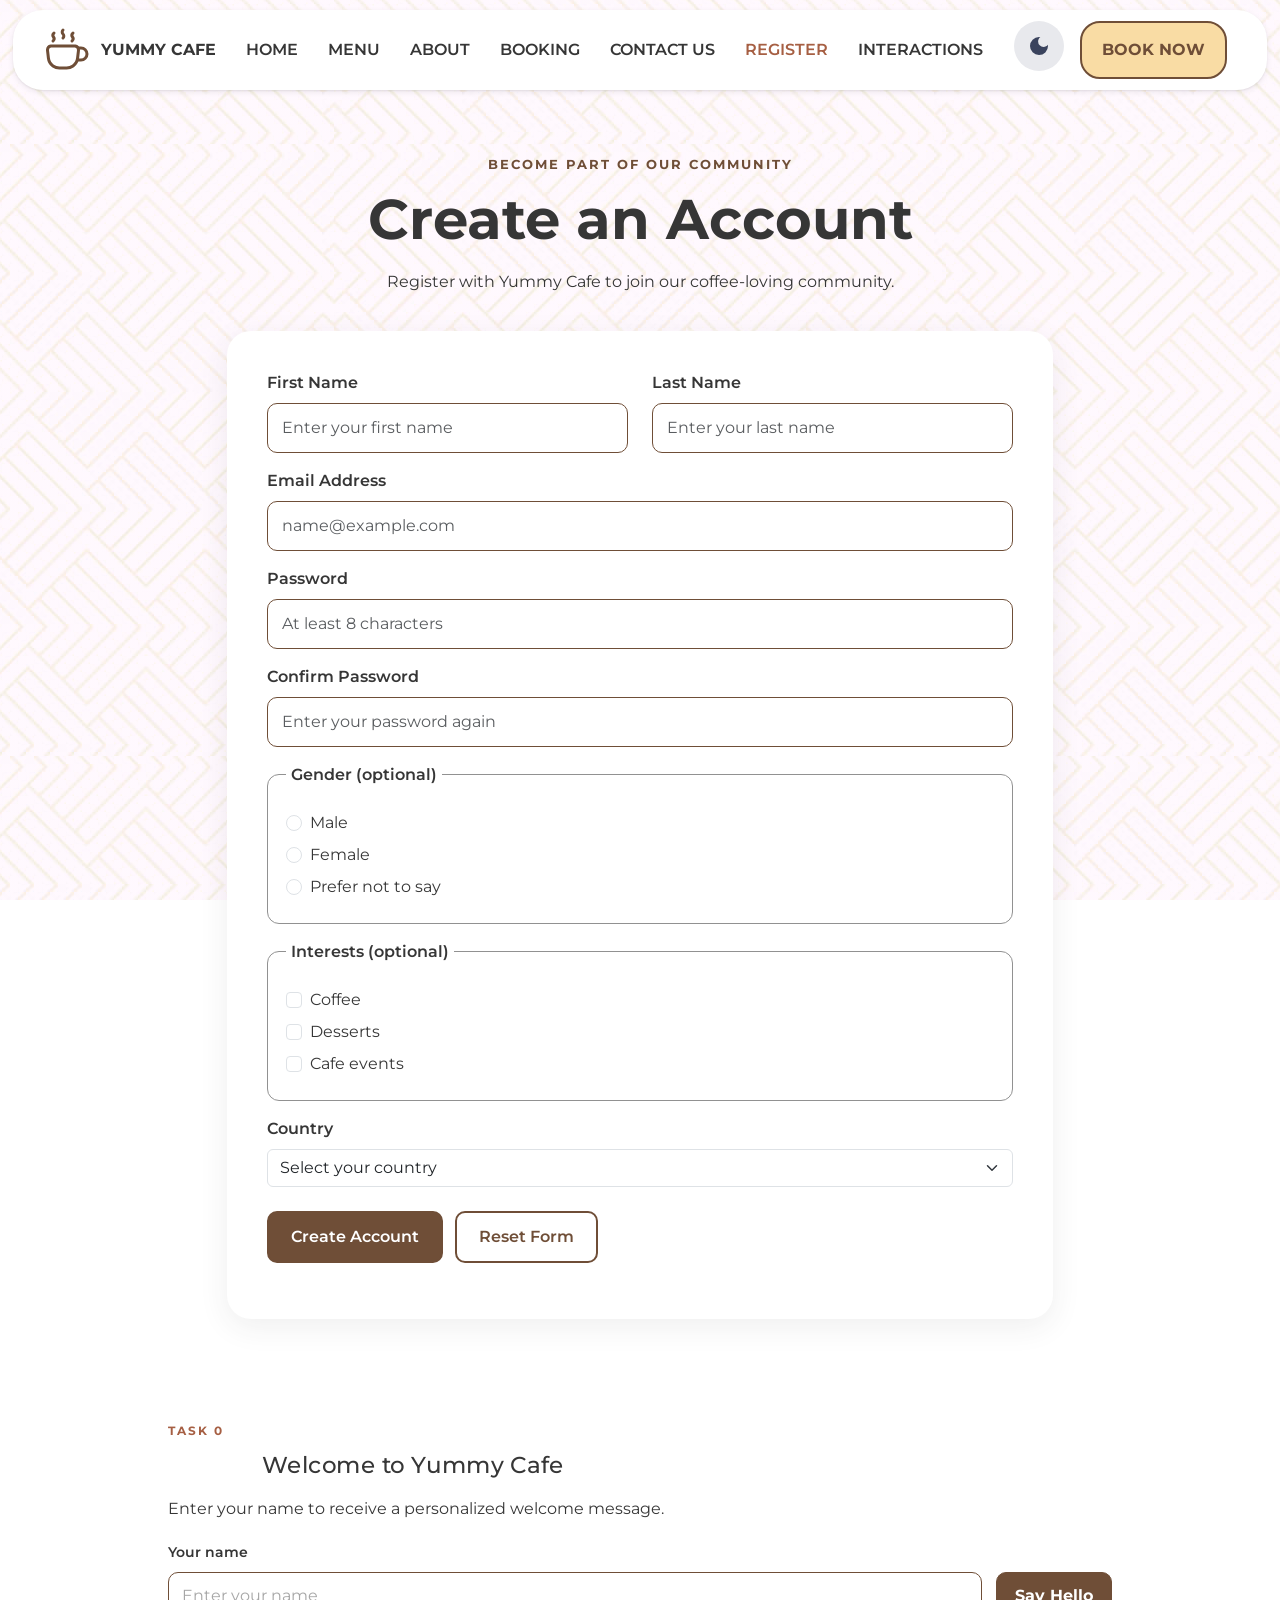
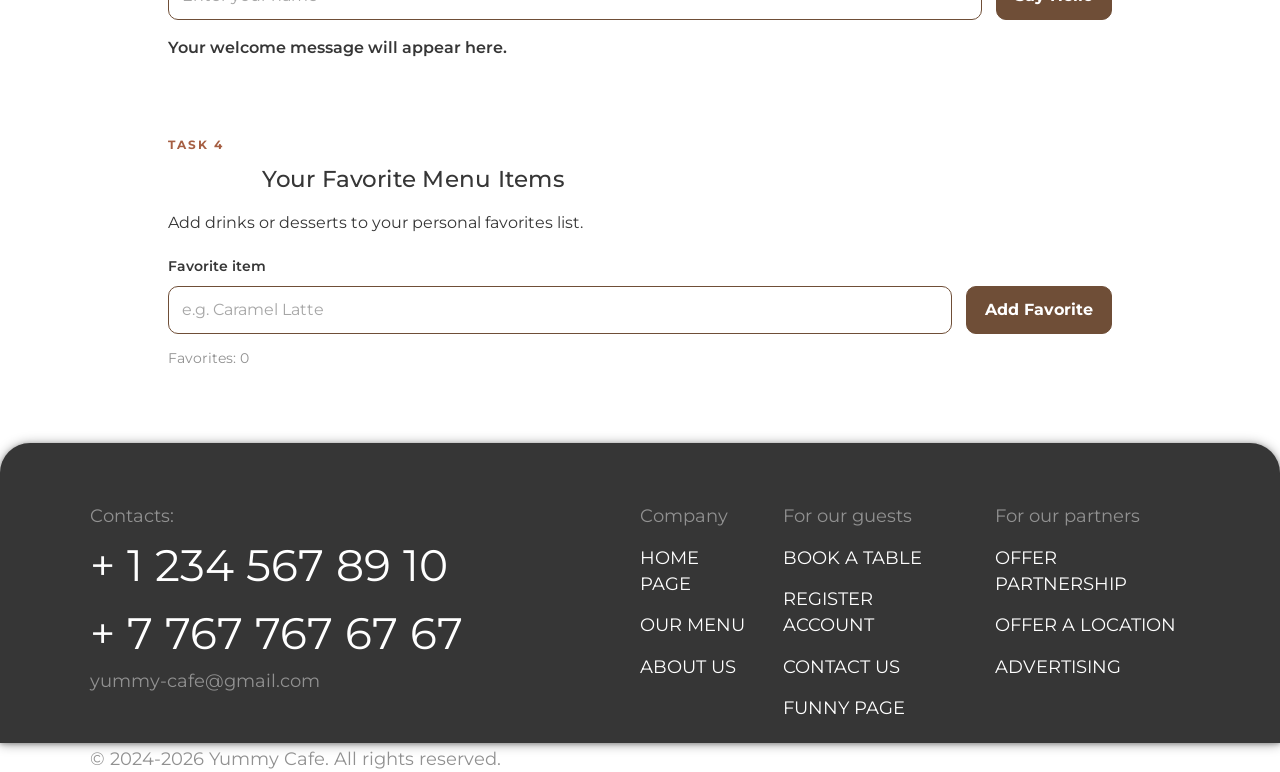
<file: register.html>
<!doctype html>
<html lang="en">
<head>
    <meta charset="UTF-8" />
    <meta name="viewport" content="width=device-width, initial-scale=1.0" />
    <title>Register | Yummy Cafe</title>

    <link rel="preconnect" href="https://fonts.googleapis.com">
    <link rel="preconnect" href="https://fonts.gstatic.com" crossorigin>
    <link href="https://fonts.googleapis.com/css2?family=Bebas+Neue&family=Montserrat:ital,wght@0,100..900;1,100..900&family=Open+Sans:ital,wght@0,300..800;1,300..800&family=Rajdhani:wght@300;400;500;600;700&display=swap" rel="stylesheet">

    <link rel="manifest" href="images/favicons/site.webmanifest" />

    <!-- Bootstrap CSS -->
    <link href="https://cdn.jsdelivr.net/npm/bootstrap@5.3.8/dist/css/bootstrap.min.css" rel="stylesheet">

    <!-- Shared form styles -->
    <link rel="stylesheet" href="css/interactions.css" />
    <link rel="stylesheet" href="css/fonts.css" />
    <link rel="stylesheet" href="css/forms.css" />
    <link rel="stylesheet" href="css/style.css" />
    <link rel="stylesheet" href="css/responsive.css" />
    <script type="text/javascript" src="js/darkmode.js" defer></script>

</head>

<body>
    <header class="shadow-custom-sm">
			<div class="header-icon">
                <svg width="48" height="48" viewBox="0 0 24 24" fill="none" xmlns="http://www.w3.org/2000/svg">

                <g id="SVGRepo_bgCarrier" stroke-width="0"/>

                <g id="SVGRepo_tracerCarrier" stroke-linecap="round" stroke-linejoin="round"/>
                
                <g id="SVGRepo_iconCarrier">
                
                <!-- Uploaded to: SVG Repo, www.svgrepo.com, Generator: SVG Repo Mixer Tools --> <path d="M2.3153 12.6978C2.26536 12.2706 2.2404 12.057 2.2509 11.8809C2.30599 10.9577 2.98677 10.1928 3.89725 10.0309C4.07094 10 4.286 10 4.71612 10H15.2838C15.7139 10 15.929 10 16.1027 10.0309C17.0132 10.1928 17.694 10.9577 17.749 11.8809C17.7595 12.057 17.7346 12.2706 17.6846 12.6978L17.284 16.1258C17.1031 17.6729 16.2764 19.0714 15.0081 19.9757C14.0736 20.6419 12.9546 21 11.8069 21H8.19303C7.04537 21 5.9263 20.6419 4.99182 19.9757C3.72352 19.0714 2.89681 17.6729 2.71598 16.1258L2.3153 12.6978Z" stroke="currentColor" stroke-width="1.5"/> <path d="M17 17H19C20.6569 17 22 15.6569 22 14C22 12.3431 20.6569 11 19 11H17.5" stroke="currentColor" stroke-width="1.5"/> <path d="M10.0002 2C9.44787 2.55228 9.44787 3.44772 10.0002 4C10.5524 4.55228 10.5524 5.44772 10.0002 6" stroke="currentColor" stroke-width="1.5" stroke-linecap="round" stroke-linejoin="round"/> <path d="M5.00018 7.5L5.1163 7.38388C5.62347 6.87671 5.68053 6.0738 5.25018 5.5C4.81983 4.9262 4.8769 4.12329 5.38407 3.61612L5.50018 3.5" stroke="currentColor" stroke-width="1.5" stroke-linecap="round" stroke-linejoin="round"/> <path d="M14.5002 7.5L14.6163 7.38388C15.1235 6.87671 15.1805 6.0738 14.7502 5.5C14.3198 4.9262 14.3769 4.12329 14.8841 3.61612L15.0002 3.5" stroke="currentColor" stroke-width="1.5" stroke-linecap="round" stroke-linejoin="round"/> </g>
                
                </svg>
                <p>YUMMY CAFE</p>
            </div>
			<nav>
				<a href="index.html">Home</a>
                <a href="menu.html">Menu</a>
                <a href="about.html">About</a>
                <a href="booking.html">Booking</a>
                <a href="contact.html">Contact us</a>
                <a href="register.html" aria-current="page">Register</a>
                <a href="interactions.html">Interactions</a>
			</nav>
            <div class="flex">
                <button id="theme-switch">
                    <!-- moon icon -->
                    <svg xmlns="http://www.w3.org/2000/svg" viewBox="0 0 24 24" height="24px" width="24px" fill="#e3e3e3"><path d="M12,21q-3.75,0-6.38-2.63T3,12T5.63,5.63T12,3q0.35,0 0.69,0.02q0.34,0.02 0.66,0.07q-1.03,0.73-1.64,1.89T11.1,7.5q0,2.25 1.57,3.82T16.5,12.9q1.38,0 2.53-0.61t1.88-1.64q0.05,0.33 0.07,0.66T21,12q0,3.75-2.63,6.38T12,21Z"/></svg>
                    
                    <!-- sun icon -->
                    <svg xmlns="http://www.w3.org/2000/svg" viewBox="0 0 24 24" height="24px" width="24px" fill="#e3e3e3"><path d="M8.46,15.54Q7,14.08 7,12Q7,9.92 8.46,8.46T12,7t3.54,1.46T17,12t-1.46,3.54T12,17q-2.07,0-3.54-1.46ZM5,13H1V11H5v2Zm18,0H19V11h4v2ZM11,5V1h2V5H11Zm0,18V19h2v4H11ZM6.4,7.75L3.88,5.32L5.3,3.85l2.4,2.5L6.4,7.75Zm12.3,12.4l-2.42-2.52l1.32-1.38l2.52,2.43L18.7,20.15ZM16.25,6.4l2.43-2.52L20.15,5.3l-2.5,2.4l-1.4-1.3ZM3.85,18.7l2.53-2.43L7.75,17.6L5.33,20.13L3.85,18.7Z"/></svg>
                </button>
                <div class="book-now">
                    <a href="booking.html">BOOK NOW</a>
                </div>

            </div>
            
		</header>

    <main>
        <section class="register-section container">
            <div class="register-heading text-center">
                <p class="contact-eyebrow">BECOME PART OF OUR COMMUNITY</p>
                <h1>Create an Account</h1>
                <p>
                    Register with Yummy Cafe to join our coffee-loving community.
                </p>
            </div>

            <div class="contact-card">
                <form id="registerForm" action="demo-result.html"
                    method="get" novalidate>

                    <div class="row">
                        <!-- First name -->
                        <div class="col-md-6 mb-3">
                            <label for="firstName" class="form-label">
                                First Name
                            </label>

                            <input
                                type="text"
                                class="form-control"
                                id="firstName"
                                name="firstName"
                                placeholder="Enter your first name"
                                minlength="2"
                                required
                            >

                            <div class="invalid-feedback">
                                First name must contain at least 2 characters.
                            </div>
                        </div>

                        <!-- Last name -->
                        <div class="col-md-6 mb-3">
                            <label for="lastName" class="form-label">
                                Last Name
                            </label>

                            <input
                                type="text"
                                class="form-control"
                                id="lastName"
                                name="lastName"
                                placeholder="Enter your last name"
                                minlength="2"
                                required
                            >

                            <div class="invalid-feedback">
                                Last name must contain at least 2 characters.
                            </div>
                        </div>
                    </div>

                    <!-- Email -->
                    <div class="mb-3">
                        <label for="registerEmail" class="form-label">
                            Email Address
                        </label>

                        <input
                            type="email"
                            class="form-control"
                            id="registerEmail"
                            name="email"
                            placeholder="name@example.com"
                            required
                        >

                        <div class="invalid-feedback">
                            Please enter a valid email address.
                        </div>
                    </div>

                    <!-- Password -->
                    <div class="mb-3">
                        <label for="password" class="form-label">
                            Password
                        </label>

                        <input
                            type="password"
                            class="form-control"
                            id="password"
                            name="password"
                            placeholder="At least 8 characters"
                            minlength="8"
                            required
                        >

                        <div class="invalid-feedback">
                            Password must contain at least 8 characters.
                        </div>
                    </div>

                    <!-- Confirm password -->
                    <div class="mb-3">
                        <label for="confirmPassword" class="form-label">
                            Confirm Password
                        </label>

                        <input
                            type="password"
                            class="form-control"
                            id="confirmPassword"
                            name="confirmPassword"
                            placeholder="Enter your password again"
                            minlength="8"
                            required
                        >

                        <div class="invalid-feedback" id="confirmPasswordFeedback">
                            Please confirm your password.
                        </div>
                    </div>

                    <!-- Gender: optional -->
                    <fieldset class="mb-3">
                        <legend class="form-label">Gender (optional)</legend>

                        <div class="form-check">
                            <input
                                class="form-check-input"
                                type="radio"
                                name="gender"
                                id="genderMale"
                                value="male"
                            >
                            <label class="form-check-label" for="genderMale">
                                Male
                            </label>
                        </div>

                        <div class="form-check">
                            <input
                                class="form-check-input"
                                type="radio"
                                name="gender"
                                id="genderFemale"
                                value="female"
                            >
                            <label class="form-check-label" for="genderFemale">
                                Female
                            </label>
                        </div>

                        <div class="form-check">
                            <input
                                class="form-check-input"
                                type="radio"
                                name="gender"
                                id="genderPreferNot"
                                value="prefer-not-to-say"
                            >
                            <label class="form-check-label" for="genderPreferNot">
                                Prefer not to say
                            </label>
                        </div>
                    </fieldset>

                    <!-- Interests: optional -->
                    <fieldset class="mb-3">
                        <legend class="form-label">Interests (optional)</legend>

                        <div class="form-check">
                            <input
                                class="form-check-input"
                                type="checkbox"
                                name="interests"
                                id="interestCoffee"
                                value="coffee"
                            >
                            <label class="form-check-label" for="interestCoffee">
                                Coffee
                            </label>
                        </div>

                        <div class="form-check">
                            <input
                                class="form-check-input"
                                type="checkbox"
                                name="interests"
                                id="interestDesserts"
                                value="desserts"
                            >
                            <label class="form-check-label" for="interestDesserts">
                                Desserts
                            </label>
                        </div>

                        <div class="form-check">
                            <input
                                class="form-check-input"
                                type="checkbox"
                                name="interests"
                                id="interestEvents"
                                value="events"
                            >
                            <label class="form-check-label" for="interestEvents">
                                Cafe events
                            </label>
                        </div>
                    </fieldset>

                    <!-- Country -->
                    <div class="mb-4">
                        <label for="country" class="form-label">
                            Country
                        </label>

                        <select
                            class="form-select"
                            id="country"
                            name="country"
                            required
                        >
                            <option value="" selected disabled>
                                Select your country
                            </option>
                            <option value="Kazakhstan">Kazakhstan</option>
                            <option value="Uzbekistan">Uzbekistan</option>
                            <option value="Kyrgyzstan">Kyrgyzstan</option>
                            <option value="Russia">Russia</option>
                            <option value="Other">Other</option>
                        </select>

                        <div class="invalid-feedback">
                            Please select your country.
                        </div>
                    </div>

                    <!-- Buttons -->
                    <div class="contact-buttons">
                        <button type="submit" class="btn btn-send">
                            Create Account
                        </button>

                        <button type="reset" class="btn btn-reset">
                            Reset Form
                        </button>
                    </div>

                    <p id="registerStatus" class="mt-3 mb-0"
                        role="status" aria-live="polite"></p>
                </form>
            </div>
        </section>

        <!-- task 0: select elements and update content -->
        <section class="feature-section max-width" id="task0">
            <p class="task-label">TASK 0</p>
            <h2>Welcome to Yummy Cafe</h2>
            <p>
                Enter your name to receive a personalized welcome message.
            </p>

            <form id="welcomeForm" class="inline-form">
                <div class="form-group">
                    <label for="visitorName">Your name</label>
                    <input
                        type="text"
                        id="visitorName"
                        name="visitorName"
                        placeholder="Enter your name"
                        autocomplete="given-name"
                    >
                </div>

                <button type="submit" class="primary-button">
                    Say Hello
                </button>
            </form>

            <p id="welcomeMessage" class="feedback" role="status" aria-live="polite">
                Your welcome message will appear here.
            </p>
        </section>

        <!-- Task 4: create and remove elements -->
        <section class="feature-section max-width" id="task4">
            <p class="task-label">TASK 4</p>
            <h2>Your Favorite Menu Items</h2>
            <p>
                Add drinks or desserts to your personal favorites list.
            </p>

            <form id="favoriteForm" class="inline-form">
                <div class="form-group">
                    <label for="favoriteInput">Favorite item</label>
                    <input
                        type="text"
                        id="favoriteInput"
                        name="favoriteInput"
                        placeholder="e.g. Caramel Latte"
                    >
                </div>

                <button type="submit" class="primary-button">
                    Add Favorite
                </button>
            </form>

            <p id="favoriteFeedback" class="feedback" role="status" aria-live="polite"></p>

            <p id="favoriteCount" class="helper-text">
                Favorites: 0
            </p>

            <ul id="favoriteList" class="favorite-list"></ul>
        </section>
    </main>

    <footer class="shadow-custom-footer">
			<div class="footer-contacts">
                <p>Contacts:</p>
                <a href="tel:+77786319258">+ 1 234 567 89 10</a>
                <a href="tel:+77786319258">+ 7 767 767 67 67</a>
                <p id="yummy-cafe">yummy-cafe@gmail.com</p>
                <p id="rights">© 2024-2026 Yummy Cafe. All rights reserved.</p>
            </div>
            <div class="footer-container">
                <div class="footer-links">
                    <p>Company</p>
                    <a href="index.html" >HOME PAGE</a>
                    <a href="menu.html" >OUR MENU</a>
                    <a href="about.html" >ABOUT US</a>
                </div>
                <div class="footer-links">
                    <p>For our guests</p>
                    <a href="booking.html" >BOOK A TABLE</a>
                    <a href="register.html" >REGISTER ACCOUNT</a>
                    <a href="contact.html" >CONTACT US</a>
                    <a href="interactions.html" >FUNNY PAGE</a>
                </div>
                <div class="footer-links">
                    <p>For our partners</p>
                    <a href="contact.html" >OFFER PARTNERSHIP</a>
                    <a href="contact.html" >OFFER A LOCATION</a>
                    <a href="contact.html" >ADVERTISING</a>
                </div>
            </div>
		</footer>
    
    <script src="https://code.jquery.com/jquery-3.7.1.min.js"></script>
    <script src="js/interactions.js"></script>
    <script src="js/register-validation.js"></script>
</body>
</html>
</file>
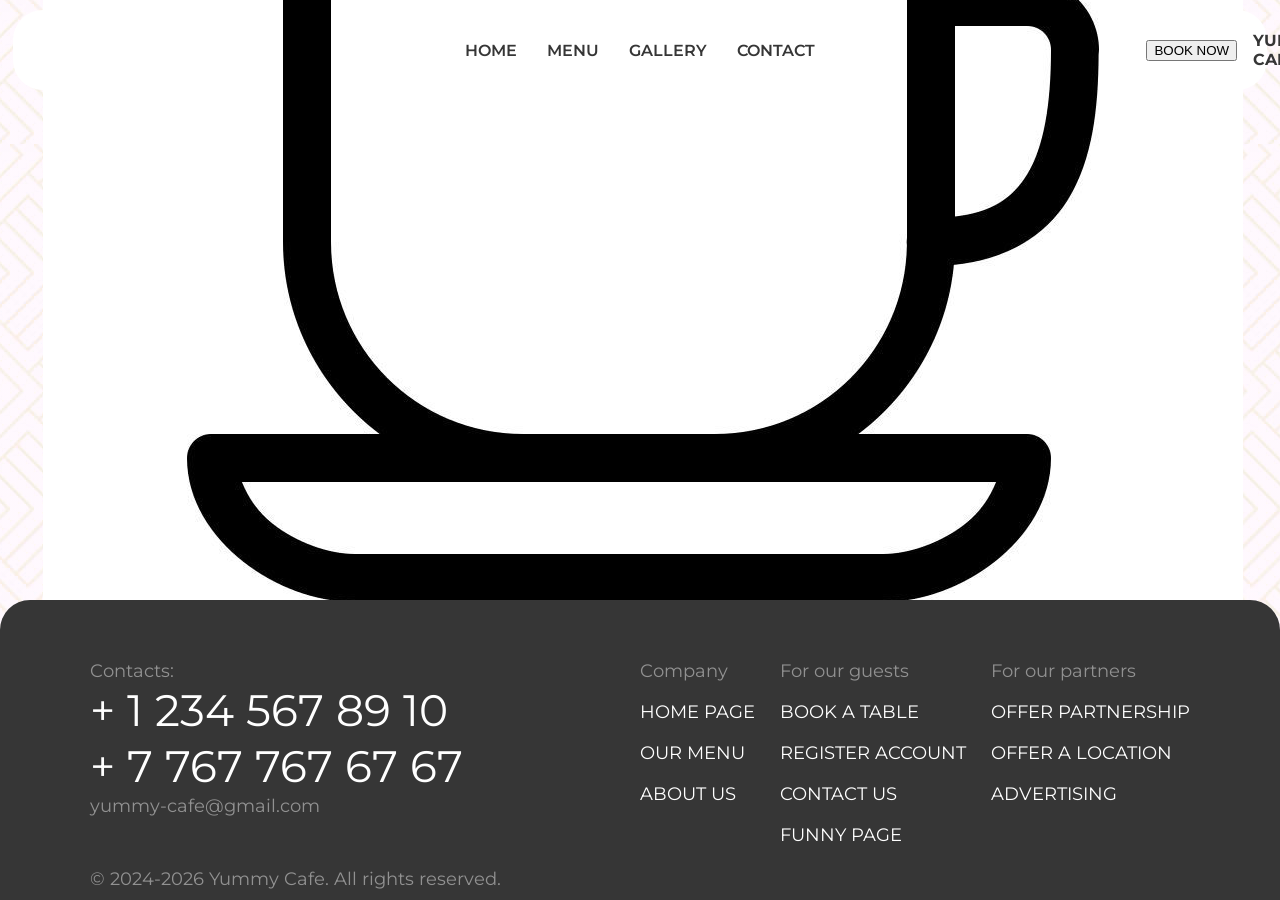
<file: test.html>
<!doctype html>
<html lang="en">
	<head>
		<meta charset="UTF-8" />
		<meta name="viewport" content="width=device-width, initial-scale=1.0" />
		<title>Street Food</title>
		<link rel="preconnect" href="https://fonts.googleapis.com">
        <link rel="preconnect" href="https://fonts.gstatic.com" crossorigin>
        <link href="https://fonts.googleapis.com/css2?family=Bebas+Neue&family=Montserrat:ital,wght@0,100..900;1,100..900&family=Open+Sans:ital,wght@0,300..800;1,300..800&family=Rajdhani:wght@300;400;500;600;700&display=swap" rel="stylesheet">
		<link rel="manifest" href="images/favicons/site.webmanifest" />
		<link rel="stylesheet" href="css/fonts.css" />
		<link rel="stylesheet" href="css/style.css" />
	</head>
	<body>
		<header>
			<div class="header-icon">
                <img src="images/icon-image.jpg" alt="cafe-icon">
                <p>YUMMY CAFE</p>
            </div>
			<nav>
				<a href="index.html">Home</a>
                <a href="pages/menu.html">Menu</a>
                <a href="pages/gallery.html">Gallery</a>
                <a href="pages/contact.html">Contact</a>
			</nav>
            <div class="book-now">
                <button>BOOK NOW</button>
            </div>
		</header>
		<main>
			<section>
                
            </section>
			<section>

            </section>
			<section>

            </section>
		</main>
		<footer>
			<div class="footer-contacts">
                <p>Contacts:</p>
                <a href="tel:+77786319258">+ 1 234 567 89 10</a>
                <a href="tel:+77786319258">+ 7 767 767 67 67</a>
                <p id="yummy-cafe">yummy-cafe@gmail.com</p>
                <p id="rights">© 2024-2026 Yummy Cafe. All rights reserved.</p>
            </div>
            <div class="footer-container">
                <div class="footer-links">
                    <p>Company</p>
                    <a href="index.html" >HOME PAGE</a>
                    <a href="menu.html" >OUR MENU</a>
                    <a href="about.html" >ABOUT US</a>
                </div>
                <div class="footer-links">
                    <p>For our guests</p>
                    <a href="booking.html" >BOOK A TABLE</a>
                    <a href="register.html" >REGISTER ACCOUNT</a>
                    <a href="contact.html" >CONTACT US</a>
                    <a href="interactions.html" >FUNNY PAGE</a>
                </div>
                <div class="footer-links">
                    <p>For our partners</p>
                    <a href="contact.html" >OFFER PARTNERSHIP</a>
                    <a href="contact.html" >OFFER A LOCATION</a>
                    <a href="contact.html" >ADVERTISING</a>
                </div>
            </div>
		</footer>
	</body>
</html>
</file>
<file: css/fonts.css>
/* cyrillic-ext */
@font-face {
  font-family: 'Balsamiq Sans';
  font-style: normal;
  font-weight: 400;
  font-display: swap;
  src: url(https://fonts.gstatic.com/s/balsamiqsans/v15/P5sEzZiAbNrN8SB3lQQX7PncwdMXILdN.woff2) format('woff2');
  unicode-range: U+0460-052F, U+1C80-1C8A, U+20B4, U+2DE0-2DFF, U+A640-A69F, U+FE2E-FE2F;
}
/* cyrillic */
@font-face {
  font-family: 'Balsamiq Sans';
  font-style: normal;
  font-weight: 400;
  font-display: swap;
  src: url(https://fonts.gstatic.com/s/balsamiqsans/v15/P5sEzZiAbNrN8SB3lQQX7PncwdoXILdN.woff2) format('woff2');
  unicode-range: U+0301, U+0400-045F, U+0490-0491, U+04B0-04B1, U+2116;
}
/* latin-ext */
@font-face {
  font-family: 'Balsamiq Sans';
  font-style: normal;
  font-weight: 400;
  font-display: swap;
  src: url(https://fonts.gstatic.com/s/balsamiqsans/v15/P5sEzZiAbNrN8SB3lQQX7PncwdAXILdN.woff2) format('woff2');
  unicode-range: U+0100-02BA, U+02BD-02C5, U+02C7-02CC, U+02CE-02D7, U+02DD-02FF, U+0304, U+0308, U+0329, U+1D00-1DBF, U+1E00-1E9F, U+1EF2-1EFF, U+2020, U+20A0-20AB, U+20AD-20C0, U+2113, U+2C60-2C7F, U+A720-A7FF;
}
/* latin */
@font-face {
  font-family: 'Balsamiq Sans';
  font-style: normal;
  font-weight: 400;
  font-display: swap;
  src: url(https://fonts.gstatic.com/s/balsamiqsans/v15/P5sEzZiAbNrN8SB3lQQX7Pncwd4XIA.woff2) format('woff2');
  unicode-range: U+0000-00FF, U+0131, U+0152-0153, U+02BB-02BC, U+02C6, U+02DA, U+02DC, U+0304, U+0308, U+0329, U+2000-206F, U+20AC, U+2122, U+2191, U+2193, U+2212, U+2215, U+FEFF, U+FFFD;
}
</file>
<file: css/style.css>
:root {
    /* Colors shared between themes */
    --text-gray: #919191;
    --button-accent: #f9dca4;
    --button-accent-opp: #6f4e37; 
    --bg-secondary: #363636; 
    --accent-color-active: #a65f43;

    /* Default: Light theme */
    --bg-primary: #ffffff;
    /* menu accent */
    --bg-accent: #fef6ff;
    /* background image darkness */
    --bg-filter: #ffc0f71a;

    /* primary text */
    --text-primary: #363636;
    --hover: #ececec;


    --accent-color: #6f4e37;
    --accent-opposite: #f9dca4;

    --button-darkmode-bg: #e8e9ed;
    --button-darkmode-color: #3a435d;
}

/* Dark theme */
.darkmode {
    --bg-primary: #363636;
    --bg-accent: #6c4c34;
    --bg-filter: #000000e1;

    --text-primary: #ffffff;
    --hover: #4a4949;

    --accent-color: #f9dca4;
    --accent-opposite: #6f4e37;

    --button-darkmode-bg: #3a435d;
    --button-darkmode-color: #e8e9ed;
}

* {
    box-sizing: border-box;
}


body {
    margin: 0 0 0 0;
    color: var(--text-primary);
    min-height: 100vh;
    display: flex;
    flex-direction: column;
    align-items: center;
    font-family: "Montserrat", sans-serif;
    background:
    linear-gradient(
        to bottom,
        var(--bg-filter),
        var(--bg-filter)
    ),
    url("../images/bc-2.jpg") center / auto repeat;
    background-attachment: fixed;

}

a {
    text-decoration: none;
    color: inherit;
    text-transform: uppercase;
}

p {
    margin: 0px;
}

.flex {
    display: flex;
    gap: 1rem;
}

header {
    background-color: var(--bg-primary);
    height: 80px;
    width: 98%;
    margin-top: 10px;
    border-radius: 30px;
    display: flex;
    justify-content: space-between;
    align-items: center;
    padding: 0 30px;
}

header > .header-icon {
    display: flex;
    gap: 10px;
    align-items: center;
    width: 200px;
    font-weight: 700;
}

.header-icon svg {
    color: var(--accent-color);
}

header > nav  {
    display: flex;
    gap: 30px;
    font-weight: 600;

}
nav a:hover,
nav a[aria-current="page"],
footer a:hover {
    color: var(--accent-color-active);
}

#theme-switch {
    height: 50px;
    width: 50px;
    padding: 0;
    border-radius: 50%;
    background-color: var(--button-darkmode-bg);
    display: flex;
    justify-content: center;
    align-items: center;
    border: none;
}

#theme-switch svg{
    fill: var(--button-darkmode-color);
}

#theme-switch svg:last-child{
    display: none;
}

.darkmode #theme-switch svg:first-child{
    display: none;
}

.darkmode #theme-switch svg:last-child{
    display: block;
}

header > .book-now {
    width: 200px;
    display: flex;
    justify-content: end;
}

.book-now > a {
    display: block;
    background-color: var(--button-accent);
    
    width: auto;
    margin-right: 10px;
    padding: 15px 20px;
    color:  var(--button-accent-opp);
    font-weight: bold;
    border-radius: 20px;
    border: 2px solid var(--button-accent-opp);
}

main {
    flex: 1;
    width: 100%;
    display: flex;
    flex-direction: column;
    align-items: center;
}



footer {
    background-color: #363636;
    color: #fff;
    height: 300px;
    width: 100%;
    margin-top: 10px;
    border-radius: 30px 30px 0px 0px;
    display: grid;
    grid-template-columns: 1fr 1fr;
    padding: 60px 90px 0;
}

footer p {
    color: var(--text-gray);
}

.footer-contacts {
    display: flex;
    flex-direction: column;
    gap: 2px;
    font-size: 1.1em;
}

.footer-contacts a {
    font-size: 2.5em;
}

#yummy-cafe {
    color: var(--text-gray);
}

#rights {
    position: relative;
    top: 50px;
}

.footer-container {
    display: flex;
    justify-content: space-between;
}

.footer-links {
    display: flex;
    flex-direction: column;
    gap: 20px;
    font-size: 1.1em;
}

.shadow-custom-sm {
    box-shadow:
        0 1px 2px rgba(0, 0, 0, 0.06),
        0 2px 6px rgba(0, 0, 0, 0.08);
}

.shadow-custom-md {
    box-shadow:
        0 1px 2px rgba(0, 0, 0, 0.06),
        0 8px 24px rgba(0, 0, 0, 0.08);
}

.shadow-custom {
    box-shadow:
        0 2px 6px rgba(0, 0, 0, 0.06),
        0 6px 8px rgba(0, 0, 0, 0.08);
}

.shadow-custom-lg {
    box-shadow:
        0 2px 4px rgba(0, 0, 0, 0.06),
        0 16px 40px rgba(0, 0, 0, 0.12);
}

.shadow-custom-footer {
    box-shadow:
        0 1px 4px rgba(0, 0, 0, 0.26),
        0 1px 12px rgba(0, 0, 0, 0.38);
}

.max-width {
    max-width: 1000px;
    margin-bottom: 20px;
}
.max-width-12 {
    max-width: 1200px;
    margin-bottom: 20px;
}
</file>
<file: css/index.css>
.hero-section {
    margin-top: 20px;
    display: grid;
    grid-template-columns: 1fr 1fr;
    gap: 20px;
    width: 98%;
}

.hero-article {
    background-color: var(--bg-primary);
    border-radius: 30px;
    height: auto;
}

h1 {
    color: var(--accent-color);
}

.hero-1 {
    display: flex;
    flex-direction: column;
    flex-wrap: wrap;
    font-size: 1.5em;
    padding: 50px;
}

.hero-1 img {
    margin-top: 20px;
    width: 300px;
    aspect-ratio: 1 / 1;
    object-fit: cover;
    border-radius: 200px;
    align-self: center;
}

.hero-1-1 {
    margin-top: 20px;
    display: flex;
    flex-direction: row;
    justify-content: space-between;
    align-items: center;
}

.hero-1-1 p {
    max-width: 300px;
}

.hero-2 {
    padding: 10px;
}

.hero-2 img {
    width: 100%;
    height: auto;
    max-height: 740px;
    object-fit: cover;
    border-radius: 20px;
}

.button-link {
    padding: 20px;
    border-radius: 20px;
    background-color: var(--accent-color);
    color: var(--accent-opposite);
}

.best-sellers {
    margin-top: 20px;
    background-color: var(--bg-primary);
    border-radius: 30px;
    height: 300px;
    display: flex;
    flex-direction: column;
    align-items: center;
    width: 98%;
    padding: 40px;
}

.best-sellers-grid {
    display: grid;
    background-color: #000;
    grid-template-columns: repeat(4, 1fr);
    width: 100%;
    gap: 40px;
    height: 200px;
}

.best-seller-card {
    height: auto;
    width: 100%;
}

.why-us {
    margin-top: 20px;
    padding-top: 30px;
    padding-bottom: 30px;
    background-color: var(--bg-primary);
    height: auto;
    display: flex;
    flex-direction: column;
    width: 100%;
    align-items: center;
    font-size: 1.2em;
}

.why-us h2 {
    max-width: 400px;
    text-align: center;
    color: var(--accent-color);
    margin-left: 0%;
}

.why-us-grid {
    display: grid;
    grid-template-columns: repeat(7, 1fr);
    grid-template-rows: repeat(5, 1fr);
    height: 600px;
    width: 90%;
    gap: 20px;
    margin-top: 30px;
}

.grid-item-text {
    padding: 20px;
}

.grid-item-1 {
    grid-column: 1 / 4;
    grid-row: 1 / 6;
}

.grid-item-1 img {
    object-fit: cover;
    width: 100%;
    height: 100%;
    border-radius: 30px;
}

.grid-item-2 {
    grid-column: 4 / 6;
    grid-row: 1 / 3;
}

.grid-item-2 img {
    object-fit: cover;
    width: 100%;
    height: 100%;
    border-radius: 30px;
}

.grid-item-3 {
    grid-column: 4 / 6;
    grid-row: 3 / 5;
}

.grid-item-4 {
    grid-column: 4 / 6;
    grid-row: 5 / 6;
    font-weight: bold;
}
.grid-item-5 {
    grid-column: 6 / 8;
    grid-row: 1 / 3;
}

.grid-item-6 {
    grid-column: 6 / 8;
    grid-row: 3 / 6;
}

.grid-item-6 img {
    object-fit: cover;
    width: 100%;
    height: 100%;
    border-radius: 30px;
}

.section {
    margin-top: 20px;
    width: 98%;
    display: flex;
    flex-direction: column;
    align-items: center;
    background-color: var(--bg-primary);
    border-radius: 30px;
    height: auto;
    padding-top: 30px;
    padding-bottom: 30px;
}

.best-sellers {
    background-color: var(--bg-accent);
    /* border: 1px solid black; */
}

.best-sellers h2 {
    align-self: center;
    margin-left: 0%;
}

.menu-grid {
    display: grid;
    grid-template-columns: repeat(4, 1fr);
    height: auto;
    width: 80%;
    gap: 20px;
    margin-top: 30px;
}

.menu-item {
    display: flex;
    flex-direction: column;
    border-radius: 10px;
    border: 2px solid  var(--accent-color);
    overflow: hidden;
    background-color: var(--bg-primary);
    color: var(--accent-color);
}

.menu-item img {
    border-radius: 10px
}

.menu-desc {
    font-size: 1.3em;
    display: flex;
    align-items: center;
    flex-direction: column;
}

.menu-desc-1 {
    display: flex;
    flex-direction: row;
    justify-content: space-between;
    width: 100%;
    padding: 2% 10% 2% 7%;
    align-items: center;
    gap: 15%;
}

.menu-desc-text {
    align-self: flex-start;
}

h1 {
    font-size: 2em;
    margin: 0.5em 0;
}

.best-sellers h2 {
    font-size: 3em;
    align-self: center;

}


h3 {
    line-height: 0px;
    position: relative;
    font-size: 1.3em;
}
</file>
<file: css/responsive.css>
/* TABLET: 768px+ */

@media (min-width: 48rem) {

    /* Header */
    header {
        width: 96%;
        padding: 0 20px;
    }

    header > .header-icon {
        width: auto;
    }

    header > nav {
        gap: 20px;
    }

    header > .book-now {
        width: auto;
    }

    /* Hero */
    .hero-section {
        width: 96%;
        grid-template-columns: 1fr 1fr;
        gap: 15px;
    }

    .hero-1 {
        padding: 35px;
        font-size: 1.2em;
    }

    .hero-1 img {
        width: 220px;
    }

    .hero-1-1 {
        gap: 15px;
    }

    .hero-1-1 p {
        max-width: 220px;
    }

    .hero-2 {
        padding: 8px;
    }

    /* Best sellers */
    .section,
    .best-sellers {
        width: 96%;
    }

    .menu-grid {
        width: 90%;
        grid-template-columns: repeat(2, 1fr);
    }

    .menu-desc {
        font-size: 1.1em;
    }

    /* Why us */
    .why-us-grid {
        width: 92%;
        height: 500px;
        gap: 15px;
    }

    /* Footer */
    footer {
        height: auto;
        min-height: 300px;
        padding: 50px 50px 40px;
    }

    .footer-contacts a {
        font-size: 1.8em;
    }

    .footer-container {
        gap: 30px;
    }

    .footer-links {
        gap: 15px;
    }
}

/* DESKTOP: 1024px+ */

@media (min-width: 64rem) {

    header {
        width: 98%;
        padding: 0 30px;
    }

    header > nav {
        gap: 30px;
    }

    /* Hero */
    .hero-section {
        width: 98%;
        grid-template-columns: 1fr 1fr;
        gap: 20px;
    }

    .hero-1 {
        padding: 50px;
        font-size: 1.2em;
    }

    .hero-1 img {
        width: 300px;
    }

    /* Best sellers */
    .section,
    .best-sellers {
        width: 98%;
    }

    .menu-grid {
        width: 80%;
        grid-template-columns: repeat(4, 1fr);
    }

    /* Why us */
    .why-us-grid {
        width: 90%;
        height: 600px;
        gap: 20px;
    }

    /* Footer */
    footer {
        grid-template-columns: 1fr 1fr;
        padding: 60px 90px 0;
    }

    .footer-contacts a {
        font-size: 2.5em;
    }
}

/* MOBILE: up to 767px */

@media (max-width: 64rem) {

    /* General */
    body {
        overflow-x: hidden;
    }

    
    /* Header */

    header {
        width: 94%;
        height: auto;
        min-height: 80px;
        margin-top: 10px;
        padding: 15px 20px;

        flex-wrap: wrap;
        gap: 15px;
    }

    header > .header-icon {
        width: auto;
        flex: 1;
    }

    .header-icon > img {
        height: 42px;
    }

    header > nav {
        width: 100%;

        display: flex;
        flex-wrap: wrap;
        justify-content: center;
        gap: 8px 15px;

        order: 3;
        padding-bottom: 5px;
    }

    header > nav a {
        padding: 8px 5px;
        font-size: 0.9em;
    }

    header > .book-now {
        width: auto;
    }

    .book-now > a {
        margin-right: 0;
        padding: 10px 14px;
        font-size: 0.8em;
    }

    /* Hero */

    .hero-section {
        width: 94%;
        margin-top: 15px;

        display: grid;
        grid-template-columns: 1fr;
        gap: 15px;
    }

    .hero-article {
        width: 100%;
        border-radius: 20px;
    }

    .hero-1 {
        padding: 25px 20px;
        font-size: 1em;
    }

    .hero-1 h1 {
        font-size: 2.2em;
        line-height: 1.05;
        margin: 20px 0;
    }

    .hero-1 img {
        width: min(70vw, 250px);
        margin-top: 15px;
    }

    .hero-1-1 {
        flex-direction: column;
        align-items: stretch;
        gap: 15px;
    }

    .hero-1-1 p {
        max-width: none;
    }

    .button-link {
        display: block;
        text-align: center;
        padding: 15px;
    }

    .hero-2 {
        padding: 8px;
    }

    .hero-2 img {
        width: 100%;
        height: auto;
        max-height: none;
        aspect-ratio: 4 / 5;
        object-fit: cover;
        border-radius: 15px;
    }

    /* BEST SELLERS */

    .section,
    .best-sellers {
        width: 94%;
        margin-top: 15px;
        padding: 25px 15px;

        height: auto;
        border-radius: 20px;
    }

    .best-sellers h2 {
        font-size: 2em;
        margin: 10px 0 15px;
    }

    .menu-grid {
        width: 100%;

        grid-template-columns: 1fr;
        gap: 15px;

        margin-top: 10px;
    }

    .menu-item {
        width: 100%;
    }

    .menu-item img {
        width: 100%;
        height: auto;
        aspect-ratio: 4 / 3;
        object-fit: cover;
    }

    .menu-desc {
        font-size: 1em;
        padding: 5px 10px 10px;
    }

    .menu-desc h3 {
        line-height: normal;
        font-size: 1.2em;
        margin: 10px 0;
    }

    .menu-desc-1 {
        padding: 0;
        gap: 10px;
    }

    .menu-desc-text {
        font-size: 0.9em;
    }


    /* WHY US */

    .why-us {
        width: 100%;
        padding: 30px 15px;
        font-size: 1em;
    }

    .why-us h2 {
        width: 100%;
        max-width: 500px;
        font-size: 1.8em;
        line-height: 1.15;
    }

    .why-us-grid {
        width: 100%;
        height: auto;

        display: grid;
        grid-template-columns: 1fr 1fr;
        grid-template-rows: auto;

        gap: 10px;
        margin-top: 20px;
    }

    .grid-item-1,
    .grid-item-2,
    .grid-item-3,
    .grid-item-4,
    .grid-item-5,
    .grid-item-6 {
        grid-column: auto;
        grid-row: auto;
        min-width: 0;
    }

    .grid-item-1 {
        grid-column: 1 / 3;
    }

    .grid-item-1 img {
        height: 300px;
    }

    .grid-item-2 {
        grid-column: 1 / 2;
    }

    .grid-item-2 img {
        height: 200px;
    }

    .grid-item-3 {
        grid-column: 2 / 3;
    }

    .grid-item-4 {
        grid-column: 1 / 3;
    }

    .grid-item-5 {
        grid-column: 1 / 3;
    }

    .grid-item-6 {
        grid-column: 1 / 3;
    }

    .grid-item-6 img {
        height: 300px;
    }

    .grid-item-text {
        padding: 15px;
        display: flex;
        align-items: center;
    }


    /* Footer */

    footer {
        width: 100%;
        height: auto;
        min-height: 0;

        display: flex;
        flex-direction: column;

        padding: 40px 25px 30px;
        gap: 35px;

        border-radius: 20px 20px 0 0;
    }

    .footer-contacts {
        gap: 5px;
    }

    .footer-contacts a {
        font-size: 1.5em;
    }

    #rights {
        position: static;
        margin-top: 20px;
    }

    .footer-container {
        display: grid;
        grid-template-columns: 1fr 1fr;
        gap: 30px 20px;
    }

    .footer-links {
        gap: 12px;
        font-size: 0.9em;
    }
}

/* SMALL PHONES: 480px and below */

@media (max-width: 30rem) {

    header {
        padding: 12px 15px;
    }

    .header-icon > img {
        height: 35px;
    }

    .header-icon p {
        font-size: 0.9em;
    }

    .book-now > a {
        padding: 8px 10px;
        font-size: 0.7em;
    }

    header > nav {
        gap: 5px 10px;
    }

    header > nav a {
        font-size: 0.75em;
        padding: 6px 3px;
    }


    /* Hero */
    .hero-1 {
        padding: 20px 15px;
    }

    .hero-1 h1 {
        font-size: 1.8em;
    }

    .hero-1 img {
        width: 200px;
    }

    .hero-1-1 p {
        font-size: 0.9em;
    }


    /* Menu */
    .best-sellers h2 {
        font-size: 1.7em;
    }

    .menu-desc {
        font-size: 0.9em;
    }


    /* Why us */
    .why-us h2 {
        font-size: 1.5em;
    }

    .why-us-grid {
        grid-template-columns: 1fr;
    }

    .grid-item-1,
    .grid-item-2,
    .grid-item-3,
    .grid-item-4,
    .grid-item-5,
    .grid-item-6 {
        grid-column: 1;
    }

    .grid-item-1 img,
    .grid-item-2 img,
    .grid-item-6 img {
        height: 250px;
    }


    /* Footer */
    .footer-container {
        grid-template-columns: 1fr;
    }

    .footer-contacts a {
        font-size: 1.3em;
    }
}


/* VERY SMALL: 320px */

@media (max-width: 20rem) {

    header {
        width: 96%;
    }

    .header-icon p {
        font-size: 0.75em;
    }

    .book-now > a {
        padding: 7px 8px;
    }

    header > nav {
        gap: 3px 7px;
    }

    header > nav a {
        font-size: 0.7em;
    }

    .hero-section {
        width: 96%;
    }

    .hero-1 h1 {
        font-size: 1.6em;
    }

    .hero-1 img {
        width: 170px;
    }

    .section {
        width: 96%;
    }

    .why-us {
        padding-left: 10px;
        padding-right: 10px;
    }

    footer {
        padding-left: 20px;
        padding-right: 20px;
    }
}


/* Accessibility */

a:focus-visible,
button:focus-visible,
input:focus-visible,
textarea:focus-visible,
select:focus-visible,
summary:focus-visible {
    outline: 3px solid #6f4e37;
    outline-offset: 3px;
}

/* Menu */
/* TABLET 768px+ */

@media (min-width: 48rem) {

    .section {
        width: 96%;
        padding: 30px;
    }

    .menu-grid {
        width: 90%;
        grid-template-columns: repeat(2, 1fr);
        gap: 20px;
    }

    .menu-item img {
        width: 100%;
        height: auto;
        aspect-ratio: 4 / 3;
        object-fit: cover;
    }

    .menu-desc {
        font-size: 1.1em;
    }

    .menu-desc h3 {
        line-height: normal;
        margin: 12px 0;
        font-size: 1.2em;
    }

    .menu-desc-1 {
        gap: 10px;
        padding: 10px 7%;
    }

    main > h1 {
        font-size: 2.5em;
        text-align: center;
        margin: 40px 20px 20px;
    }

    h2 {
        font-size: 2.5em;
        margin-left: 5%;
    }
}


/* DESKTOP 1024px+ */

@media (min-width: 64rem) {

    .section {
        width: 98%;
    }

    .menu-grid {
        width: 80%;
        grid-template-columns: repeat(4, 1fr);
        gap: 20px;
    }

    .menu-item img {
        width: 100%;
        aspect-ratio: 4 / 3;
        object-fit: cover;
    }

    .menu-desc {
        font-size: 1.3em;
    }

    .menu-desc h3 {
        font-size: 1.3em;
    }

    main > h1 {
        font-size: 3em;
        margin: 50px 0;
    }

    h2 {
        font-size: 3em;
        margin-left: 10%;
        transform: scale(0.8);
    }
}


/* MOBILE up to 767px */

@media (max-width: 47.99rem) {

    main > h1 {
        width: 90%;
        text-align: center;
        font-size: 2em;
        line-height: 1.1;
        margin: 30px auto 15px;
    }

    .section {
        width: 94%;
        margin-top: 15px;
        padding: 25px 15px;
        border-radius: 20px;
    }

    h2 {
        width: 100%;
        text-align: center;
        font-size: 2em;
        margin: 0 0 15px;
        align-self: center;
    }

    .menu-grid {
        width: 100%;
        grid-template-columns: 1fr;
        gap: 15px;
        margin-top: 10px;
    }

    .menu-item {
        width: 100%;
        border-radius: 12px;
    }

    .menu-item img {
        width: 100%;
        height: auto;
        aspect-ratio: 4 / 3;
        object-fit: cover;
        border-radius: 10px;
    }

    .menu-desc {
        width: 100%;
        padding: 5px 10px 10px;
        font-size: 1em;
    }

    .menu-desc h3 {
        line-height: 1.2;
        font-size: 1.2em;
        text-align: center;
        margin: 8px 0 10px;
    }

    .menu-desc-1 {
        width: 100%;
        padding: 5px 5px 0;
        gap: 10px;
        align-items: flex-start;
    }

    .menu-desc-text {
        font-size: 0.9em;
        line-height: 1.4;
        min-width: 0;
    }

    .menu-desc-1 > p:last-child {
        flex-shrink: 0;
        font-weight: bold;
    }
}


/* SMALL PHONES 480px and below */

@media (max-width: 30rem) {

    main > h1 {
        font-size: 1.7em;
        margin: 25px auto 10px;
    }

    .section {
        width: 94%;
        padding: 20px 10px;
    }

    h2 {
        font-size: 1.7em;
    }

    .menu-grid {
        gap: 12px;
    }

    .menu-desc {
        font-size: 0.95em;
    }

    .menu-desc h3 {
        font-size: 1.1em;
    }

    .menu-desc-text {
        font-size: 0.85em;
    }
}


/* VERY SMALL PHONES 320px */

@media (max-width: 20rem) {

    main > h1 {
        font-size: 1.5em;
    }

    .section {
        width: 96%;
        padding: 18px 8px;
    }

    h2 {
        font-size: 1.5em;
    }

    .menu-desc {
        padding: 4px 6px 8px;
    }

    .menu-desc h3 {
        font-size: 1em;
    }

    .menu-desc-1 {
        padding-left: 2px;
        padding-right: 2px;
    }

    .menu-desc-text {
        font-size: 0.8em;
    }
}

/* About.css */

/* Tablet: 768px+ */
@media (min-width: 48rem) and (max-width: 63.99rem) {

    .history,
    .gallery,
    .plans {
        width: 96%;
        padding: 25px 0;
    }

    .history-grid,
    .gallery-grid,
    .plans-grid {
        width: 90%;
        gap: 15px;
    }

    .history-grid {
        height: 650px;
    }

    .gallery-grid,
    .plans-grid {
        height: 650px;
    }

    .history-grid p,
    .gallery-grid p,
    .plans-grid p {
        font-size: 0.7em;
    }

    .history-grid-1 img,
    .history-grid-4 img,
    .gallery-grid img,
    .plans-grid img {
        border-radius: 20px;
    }
}


/* Desktop: 1024px+ */
@media (min-width: 64rem) {

    .history-grid,
    .gallery-grid,
    .plans-grid {
        width: 90%;
    }

    .history-grid {
        height: 900px;
    }

    .gallery-grid,
    .plans-grid {
        height: 900px;
    }
}


/* Mobile: below 768px */
@media (max-width: 47.99rem) {

    .history,
    .gallery,
    .plans {
        width: 94%;
        border-radius: 20px;
        padding: 20px 0 30px;
    }

    .history h1,
    .gallery h2,
    .plans h2 {
        font-size: 2rem;
        margin: 15px 0 20px;
    }

    .history-grid {
        width: 88%;
        height: auto;
        display: grid;
        grid-template-columns: 1fr;
        grid-template-rows: auto;
        gap: 15px;
        margin-top: 10px;
    }

    .history-grid-1,
    .history-grid-2,
    .history-grid-3,
    .history-grid-4 {
        grid-column: 1;
        grid-row: auto;
    }

    .history-grid-1 img,
    .history-grid-4 img {
        width: 100%;
        height: 250px;
        object-fit: cover;
        border-radius: 20px;
    }

    .history-grid p {
        font-size: 1.1rem;
        line-height: 1.5;
        margin: 10px 5px;
    }


    .gallery-grid {
        width: 88%;
        height: auto;
        display: grid;
        grid-template-columns: 1fr;
        grid-template-rows: auto;
        gap: 15px;
        margin-top: 10px;
    }

    .gallery-grid-1,
    .gallery-grid-2,
    .gallery-grid-3,
    .gallery-grid-4,
    .gallery-grid-5,
    .gallery-grid-6 {
        grid-column: 1;
        grid-row: auto;
    }

    .gallery-grid img {
        width: 100%;
        height: 230px;
        object-fit: cover;
        border-radius: 20px;
    }

    .gallery-grid p {
        font-size: 1.1rem;
        line-height: 1.5;
        text-align: center;
        margin: 10px 5px;
    }

    .plans-grid {
        width: 88%;
        height: auto;
        display: grid;
        grid-template-columns: 1fr;
        grid-template-rows: auto;
        gap: 15px;
        margin-top: 10px;
    }

    .plans-grid-1,
    .plans-grid-2,
    .plans-grid-3,
    .plans-grid-4 {
        grid-column: 1;
        grid-row: auto;
    }

    .plans-grid p {
        font-size: 1.1rem;
        line-height: 1.5;
        margin: 10px 5px;
    }

    .plans-grid img {
        width: 100%;
        height: 280px;
        object-fit: cover;
        border-radius: 20px;
    }
}


/* Small phones: 320px–480px */
@media (max-width: 30rem) {

    .history,
    .gallery,
    .plans {
        width: 92%;
        border-radius: 15px;
    }

    .history h1,
    .gallery h2,
    .plans h2 {
        font-size: 1.7rem;
    }

    .history-grid,
    .gallery-grid,
    .plans-grid {
        width: 90%;
        gap: 12px;
    }

    .history-grid p,
    .gallery-grid p,
    .plans-grid p {
        font-size: 1rem;
        line-height: 1.4;
    }

    .history-grid-1 img,
    .history-grid-4 img {
        height: 200px;
        border-radius: 15px;
    }

    .gallery-grid img {
        height: 190px;
        border-radius: 15px;
    }

    .plans-grid img {
        height: 220px;
        border-radius: 15px;
    }
}


/* 320px */
@media (max-width: 20rem) {

    .history,
    .gallery,
    .plans {
        width: 94%;
    }

    .history h1,
    .gallery h2,
    .plans h2 {
        font-size: 1.5rem;
    }

    .history-grid p,
    .gallery-grid p,
    .plans-grid p {
        font-size: 0.95rem;
    }

    .history-grid,
    .gallery-grid,
    .plans-grid {
        width: 92%;
    }
}

/* booking */

/* tablet */

@media (min-width: 48rem) and (max-width: 63.99rem) {

    .step1,
    .step2 {
        width: 96%;
        padding: 25px 0;
    }

    .step1 img {
        width: 90%;
        height: 400px;
        border-radius: 20px;
    }

    form {
        max-width: 600px;
        padding: 25px;
    }

    .faq {
        width: 90%;
    }
}


/* desktop */

@media (min-width: 64rem) {

    .step1,
    .step2 {
        width: 98%;
    }

    .step1 img {
        width: 80%;
        max-width: 1000px;
        height: 500px;
    }
}


/* mobile */

@media (max-width: 47.99rem) {

    .step1,
    .step2 {
        width: 94%;
        border-radius: 20px;
        padding: 20px 0 30px;
    }

    .step1 h1 {
        font-size: 2rem;
        margin: 15px 0;
        text-align: center;
    }

    .step1 h2,
    .step2 > h2 {
        font-size: 1.5rem;
        text-align: center;
        margin: 10px 20px 20px;
    }


    .step1 img {
        width: 88%;
        height: 250px;
        border-radius: 20px;
    }


    form {
        width: 90%;
        max-width: none;
        padding: 20px;
        border-radius: 15px;
        gap: 16px;
    }

    form h2 {
        font-size: 2.2rem;
        text-align: center;
    }

    .form-group {
        gap: 6px;
    }

    .form-group input {
        padding: 11px;
    }

    fieldset {
        padding: 12px;
        gap: 12px;
        flex-direction: column;
    }

    fieldset label {
        min-height: 30px;
    }

    button {
        width: 100%;
        padding: 13px;
    }


    .faq {
        width: 90%;
        margin: 30px auto;
    }

    .faq h2 {
        font-size: 1.7rem;
        text-align: center;
    }

    .faq details {
        padding: 14px 16px;
    }

    .faq summary {
        line-height: 1.4;
    }
}


/* small phones */

@media (max-width: 30rem) {

    .step1,
    .step2 {
        width: 92%;
        border-radius: 15px;
    }

    .step1 h1 {
        font-size: 1.7rem;
    }

    .step1 h2,
    .step2 > h2 {
        font-size: 1.3rem;
    }

    .step1 img {
        width: 90%;
        height: 200px;
        border-radius: 15px;
    }

    form {
        width: 90%;
        padding: 16px;
    }

    form h2 {
        font-size: 1.9rem;
    }

    .form-group input {
        padding: 10px;
    }

    fieldset {
        padding: 10px;
    }

    .faq {
        width: 92%;
    }

    .faq h2 {
        font-size: 1.5rem;
    }

    .faq details {
        padding: 12px;
    }
}


/* small phones */

@media (max-width: 20rem) {

    form {
        width: 94%;
        padding: 12px;
    }

    form h2 {
        font-size: 1.7rem;
    }

    .step1 img {
        height: 180px;
    }

    .faq {
        width: 94%;
    }
}
</file>
<file: css/about.css>
h2 {
    font-size: 2em;
}

.history,
.gallery,
.plans {
    margin-top: 20px;
    width: 98%;
    display: flex;
    flex-direction: column;
    align-items: center;
    background-color: var(--bg-primary);
    border-radius: 30px;
    height: auto;
    padding: 30px 0;
}

.history-grid {
    display: grid;
    grid-template-columns: repeat(5, 1fr);
    grid-template-rows: repeat(2, 1fr);
    height: 900px;
    width: 80%;
    gap: 20px;
    margin-top: 30px;
}

.history-grid p, 
.history-grid h3, 
.gallery-grid p, 
.gallery-grid h3, 
.plans-grid p, 
.plans-grid h3 {
    font-size: 1.1em;
    padding: 0 2em;
    overflow-y: auto;
}
.history-grid p, 
.gallery-grid p, 
.plans-grid p {
    margin-bottom: 1.5em;
}


.history-grid-1 {
    grid-column: 1 / 3;
    grid-row: 1 / 2;
}

.history-grid-2 {
    grid-column: 3 / 6;
    grid-row: 1 / 2;
    display: flex;
    flex-direction: column;
    justify-content: center;
}

.history-grid-3 {
    grid-column: 1 / 4;
    grid-row: 2 / 3;
    display: flex;
    flex-direction: column;
    justify-content: center;
}

.history-grid-4 {
    grid-column: 4 / 6;
    grid-row: 2 / 3;
}

.history-grid-1 img,
.history-grid-4 img {
    object-fit: cover;
    width: 100%;
    height: 100%;
    border-radius: 30px;
}

.gallery-grid {
    display: grid;
    grid-template-columns: 2fr 1fr;
    grid-template-rows: repeat(3, 1fr);
    height: 900px;
    width: 80%;
    gap: 20px;
    margin-top: 30px;
}

.gallery-grid img {
    object-fit: cover;
    width: 100%;
    height: 100%;
    border-radius: 30px;
}



.gallery-grid-1 {
    grid-column: 1 / 2;
    grid-row: 1 / 2;
}

.gallery-grid-2 {
    grid-column: 2 / 3;
    grid-row: 1 / 2;
}

.gallery-grid-3 {
    grid-column: 1 / 2;
    grid-row: 2 / 3;
}

.gallery-grid-4 {
    grid-column: 2 / 3;
    grid-row: 2 / 3;
}

.gallery-grid-5 {
    grid-column: 1 / 2;
    grid-row: 3 / 4;
}

.gallery-grid-6 {
    grid-column: 2 / 3;
    grid-row: 3 / 4;
}

.plans-grid {
    display: grid;
    grid-template-columns: repeat(2, 1fr);
    grid-template-rows: repeat(3, 1fr);
    height: 900px;
    width: 80%;
    gap: 20px;
    margin-top: 30px;
}


.plans-grid img {
    object-fit: cover;
    width: 100%;
    height: 100%;
    border-radius: 30px;
}

.plans-grid-1 {
    grid-column: 1 / 2;
    grid-row: 1 / 2;
}

.plans-grid-2 {
    grid-column: 1 / 2;
    grid-row: 2 / 3;
}

.plans-grid-3 {
    grid-column: 1 / 2;
    grid-row: 3 / 4;
}

.plans-grid-4 {
    grid-column: 2 / 3;
    grid-row: 1 / 4;

}

.history-grid-1,
.history-grid-2,
.history-grid-3,
.history-grid-4,
.gallery-grid-1,
.gallery-grid-2,
.gallery-grid-3,
.gallery-grid-4,
.gallery-grid-5,
.gallery-grid-6,
.plans-grid-1,
.plans-grid-2,
.plans-grid-3,
.plans-grid-4 {
    min-width: 0;
    min-height: 0;
    overflow: hidden;
}

main h2 {
    margin-left: 0%;
}

.img-shadow {
    border-radius: 30px;
    overflow: hidden;
}
</file>
<file: css/interactions.css>
/* General layout */

body {
    margin: 0;
    min-height: 100vh;
    display: flex;
    flex-direction: column;
    background-color: var(--bg-primary);
    color: var(--text-primary);
    transition: background-color 0.2s, color 0.2s;
}

a {
    color: inherit;
    text-decoration: none;
}

button,
input {
    font: inherit;
}

button {
    cursor: pointer;
}

button:focus-visible,
a:focus-visible,
input:focus-visible {
    outline: 3px solid #d88954;
    outline-offset: 3px;
}



/* Main content */

main {
    flex: 1;
    width: 100%;
    display:block;
    flex-direction: column;
    align-items: center;
}

.page-container {
    width: min(100% - 32px, 1000px);
    margin: 0 auto;
    flex: 1;
}

.page-intro {
    text-align: center;
    padding: 55px 12px 30px;
}

.eyebrow,
.task-label {
    color: #a65f43;
    font-size: 0.78rem;
    font-weight: 700;
    letter-spacing: 2px;
}

.page-intro h1 {
    margin: 12px 0;
    font-size: clamp(2rem, 5vw, 3.2rem);
}

.page-intro > p:last-child {
    color: var(--text-gray);
    line-height: 1.7;
}

.feature-section {
    background: var(--bg-primary);
    /* border: 1px solid var(--border-color); */
    border-radius: 20px;
    padding: 28px;
    margin: 0 0 24px;
    width: 100%;
}

.feature-section h2 {
    margin: 8px 0 12px;
    font-size: clamp(1.35rem, 3vw, 1.8rem);
}

.feature-section > p:not(.task-label):not(.feedback):not(.helper-text) {
    line-height: 1.7;
}

.task-label {
    margin: 0;
}

.helper-text {
    color: var(--text-gray);
    font-size: 0.9rem;
    margin: 14px 0;
}

.feedback {
    margin-top: 16px;
    font-weight: 600;
    overflow-wrap: anywhere;
}

.feedback:empty {
    display: none;
}

/* Forms and buttons */
.inline-form {
    display: flex;
    align-items: flex-end;
    flex-wrap: wrap;
    gap: 14px;
    margin-top: 20px;
}

.form-group {
    display: flex;
    flex-direction: column;
    gap: 8px;
    flex: 1;
    min-width: 200px;
}

.form-group label {
    font-size: 0.9rem;
    font-weight: 600;
}

.form-group input {
    width: 100%;
    min-height: 46px;
    padding: 11px 13px;
    border: 1px solid var(--accent-color);
    border-radius: 10px;
    background: var(--bg-primary);
    color: var(--text-primary);
}

.form-group input::placeholder {
    color: var(--text-gray);
    opacity: 0.8;
}

.primary-button {
    min-height: 46px;
    padding: 11px 18px;
    border: 1px solid var(--accent-color);
    border-radius: 10px;
    background: var(--accent-color);
    color: var(--bg-primary);
    font-weight: 700;
}

.primary-button:hover {
    opacity: 0.85;
}

#themeToggle {
    margin-top: 12px;
}

/* FAQ */
.faq-list {
    display: flex;
    flex-direction: column;
    gap: 12px;
    margin-top: 20px;
}

.faq-item {
    border: 1px solid var(--accent-color);
    border-radius: 12px;
    overflow: hidden;
}

.faq-item h3 {
    margin: 0;
}

.faq-question {
    width: 100%;
    display: flex;
    align-items: center;
    justify-content: space-between;
    gap: 16px;
    text-align: left;
    padding: 18px;
    border: 0;
    background: var(--bg-primary);
    color: var(--text-primary);
    font-weight: 600;
}

.faq-question:hover {
    background: var(--bg-primary);
}

.faq-icon {
    font-size: 1.3rem;
    flex-shrink: 0;
}

.faq-answer {
    padding: 0 18px 18px;
    line-height: 1.7;
    color: var(--text-gray);
}

.faq-answer p {
    margin: 0;
}

/* Menu search cards */
.search-group {
    margin-top: 20px;
    max-width: 500px;
}

.menu-grid {
    display: grid;
    grid-template-columns: repeat(3, minmax(0, 1fr));
    gap: 16px;
    margin-top: 18px;
}

.menu-card {
    padding: 20px;
    border: 1px solid var(--accent-color);
    border-radius: 14px;
    background: var(--bg-primary);
    min-width: 0;
}

.menu-card h3 {
    margin: 0 0 10px;
    font-size: 1.1rem;
}

.menu-card p {
    color: var(--text-gray);
    font-size: 0.9rem;
    line-height: 1.6;
}

.menu-category {
    display: inline-block;
    margin-top: 14px;
    padding: 5px 9px;
    border-radius: 20px;
    background: var(--accent-opposite);
    color: var(--text-primary);
    font-size: 0.75rem;
    font-weight: 600;
}

/* Favorites list */
.favorite-list {
    list-style: none;
    padding: 0;
    margin: 16px 0 0;
    display: flex;
    flex-direction: column;
    gap: 10px;
}

.favorite-item {
    display: flex;
    align-items: center;
    justify-content: space-between;
    gap: 16px;
    padding: 12px 14px;
    border: 1px solid var(--accent-color);
    border-radius: 10px;
    overflow-wrap: anywhere;
}

.favorite-name {
    min-width: 0;
}

.remove-button {
    flex-shrink: 0;
    padding: 7px 12px;
    border: 1px solid #a64242;
    border-radius: 8px;
    background: transparent;
    color: #c34c4c;
    font-weight: 600;
}

.remove-button:hover {
    background: #a64242;
    color: #ffffff;
}

/* Footer */
.site-footer {
    margin-top: 20px;
    padding: 28px 16px;
    text-align: center;
    background: #363636;
    color: #ffffff;
}

.site-footer p {
    margin: 6px 0;
    font-size: 0.9rem;
}

/* Responsive layout */
@media (max-width: 800px) {
    .site-header {
        flex-direction: column;
        padding: 20px;
    }

    .site-header nav {
        gap: 12px 16px;
    }

    .menu-grid {
        grid-template-columns: repeat(2, minmax(0, 1fr));
    }
}

@media (max-width: 520px) {
    .page-intro {
        padding-top: 38px;
    }

    .feature-section {
        padding: 20px;
    }

    .inline-form {
        align-items: stretch;
        flex-direction: column;
    }

    .form-group {
        min-width: 0;
    }

    .inline-form .primary-button {
        width: 100%;
    }

    .menu-grid {
        grid-template-columns: 1fr;
    }

    .favorite-item {
        align-items: flex-start;
    }
}

.faq-answer {
    display: none;
}
</file>
<file: css/booking.css>
main {
    display: flex;
}

.step1,
.step2 {
    margin-top: 20px;
    width: 98%;
    display: flex;
    flex-direction: column;
    align-items: center;
    background-color: var(--bg-primary);
    border-radius: 30px;
    height: auto;
    padding: 30px 0;
}

.step1 img {
    width: 80%;
    max-width: 1000px;
    height: 500px;
    object-fit: cover;
    border-radius: 30px;
}


form {
    box-sizing: border-box;
    width: 100%;
    max-width: 600px;
    padding: 30px;
    background-color: var(--bg-primary);
    border-radius: 20px;

    display: flex;
    flex-direction: column;
    gap: 20px;
}

form h2 {
    margin: 0;
    font-family: "Bebas Neue", sans-serif;
    font-size: 3rem;
}

.form-group {
    display: flex;
    flex-direction: column;
    gap: 8px;
}

.form-group input {
    box-sizing: border-box;
    width: 100%;
    padding: 12px;
    border: 1px solid var(--text-gray);
    border-radius: 10px;
    font: inherit;
}

fieldset {
    border: 1px solid var(--text-gray);
    border-radius: 10px;
    padding: 15px;

    display: flex;
    flex-wrap: wrap;
    gap: 15px;
}

legend {
    padding: 0 5px;
    font-weight: 600;
}

fieldset label {
    display: flex;
    align-items: center;
    gap: 6px;
}

button {
    padding: 14px 25px;
    border: 2px solid var(--accent-opposite);
    border-radius: 15px;

    background-color: var(--accent-color);
    color: var(--accent-opposite);

    font-weight: bold;
    cursor: pointer;
}

button:hover {
    background-color: var(--accent-opposite);
}


.faq {
    width: 100%;
    max-width: 1000px;
    margin: 40px auto;
}

.faq h2 {
    margin-bottom: 20px;
}

.faq details {
    background-color: var(--bg-primary);
    margin-bottom: 10px;
    padding: 15px 20px;
    border-radius: 10px;
}

.faq summary {
    cursor: pointer;
    font-weight: 600;
}

.faq details p {
    margin-top: 15px;
    line-height: 1.6;
}

main h2 {
    margin-left: 0%;
}
</file>
<file: css/forms.css>
/* Main content */

main {
    flex: 1;
    width: 100%;
}

.contact-section {
    max-width: 850px;
    padding-top: 65px;
    padding-bottom: 75px;
}

.contact-heading {
    margin-bottom: 35px;
}

.contact-eyebrow {
    color: var(--accent-color);
    font-size: 0.8rem;
    font-weight: 700;
    letter-spacing: 2px;
    margin-bottom: 12px;
}

.contact-heading h1 {
    font-size: clamp(2.3rem, 5vw, 3.5rem);
    font-weight: 700;
    margin-bottom: 15px;
}

.contact-heading > p:last-child {
    color: #666;
    line-height: 1.7;
}

/* Form card */

.contact-card {
    background-color: var(--bg-primary);
    border-radius: 24px;
    padding: 40px;
    box-shadow: 0 8px 30px rgba(54, 54, 54, 0.08);
}

.contact-card .form-label {
    font-weight: 600;
    margin-bottom: 8px;
}

.contact-card .form-control {
    padding: 12px 14px;
    border: 1px solid var(--accent-color);
    border-radius: 10px;
}

.contact-card .form-control:focus {
    border-color: var(--accent-color);
    box-shadow: 0 0 0 0.2rem rgba(155, 92, 72, 0.18);
}

.contact-card textarea {
    resize: vertical;
}

.contact-card .form-text {
    color: var(--text-gray);
}

/* Validation states */

.contact-card .form-control.is-valid {
    border-color: #198754;
}

.contact-card .form-control.is-invalid {
    border-color: #dc3545;
}

#formStatus {
    font-weight: 600;
    line-height: 1.5;
    overflow-wrap: anywhere;
}

/* Buttons */

.contact-buttons {
    display: flex;
    flex-wrap: wrap;
    gap: 12px;
}

.btn-send,
.btn-reset {
    padding: 12px 22px;
    border-radius: 10px;
    font-weight: 600;
}

.btn-send {
    background-color: var(--accent-color);
    color: var(--bg-primary);
    border: 2px solid var(--accent-color);
}

.btn-send:hover {
    background-color: var(--accent-color);
    color: var(--bg-primary);
}

.btn-reset {
    background-color: transparent;
    color: var(--accent-color);
    border: 2px solid var(--accent-color);
}

.btn-reset:hover {
    background-color: var(--accent-opposite);
    color: var(--text-primary);
}



/* Tablet */

@media (max-width: 1024px) {

    header {
        flex-wrap: wrap;
        justify-content: center;
        border-radius: 20px;
    }

    header > .header-icon,
    header > .book-now {
        width: auto;
    }

    footer {
        grid-template-columns: 1fr;
        padding: 40px 6%;
    }

}

/* Mobile */

@media (max-width: 600px) {

    header {
        flex-direction: column;
        padding: 20px;
    }

    header > nav {
        gap: 12px 16px;
    }

    .contact-section {
        padding-top: 40px;
        padding-bottom: 45px;
    }

    .contact-card {
        padding: 24px 18px;
    }

    .contact-buttons {
        flex-direction: column;
    }

    .contact-buttons .btn {
        width: 100%;
    }

    .footer-container {
        flex-direction: column;
        gap: 30px;
    }

}

/* Registration page */

.register-section {
    max-width: 850px;
    padding-top: 65px;
    padding-bottom: 75px;
}

.register-heading {
    margin-bottom: 35px;
}

.register-heading h1 {
    font-size: clamp(2.3rem, 5vw, 3.5rem);
    font-weight: 700;
    margin-bottom: 15px;
}

.register-heading > p:last-child {
    color: var(--text-primary);
    line-height: 1.7;
}

/* Radio buttons and checkboxes */

.contact-card .form-check {
    margin-bottom: 8px;
}

.contact-card fieldset {
    border: 1px solid var(--text-gray);
    border-radius: 12px;
    padding: 16px 18px;
}

.contact-card legend {
    float: none;
    width: auto;
    padding: 0 5px;
    margin-bottom: 8px;
    font-size: 1rem;
    font-weight: 600;
}

/* Registration responsive layout */

@media (max-width: 600px) {

    .register-section {
        padding-top: 40px;
        padding-bottom: 45px;
    }

}
</file>
<file: css/menu.css>
/* MENU SECTIONS */

.section {
    margin-top: 20px;
    width: 98%;
    display: flex;
    flex-direction: column;
    align-items: center;
    background-color: var(--bg-primary);
    border-radius: 30px;
    height: auto;
    padding: 30px 0;
}

.best-sellers {
    background-color: var(--bg-accent);
    /* border: 1px solid black; */
}

.best-sellers h2 {
    align-self: center;
    margin-left: 0;
}

/* MENU GRID */

.menu-grid {
    display: grid;
    grid-template-columns: repeat(4, 1fr);
    width: 80%;
    gap: 20px;
    margin-top: 30px;
}

.menu-item {
    display: flex;
    flex-direction: column;
    border-radius: 10px;
    border: 2px solid var(--accent-color);
    overflow: hidden;
    background-color: var(--bg-primary);
    color: var(--accent-color);
    min-width: 0;
}

.menu-item img {
    width: 100%;
    aspect-ratio: 4 / 3;
    object-fit: cover;
}

.menu-desc {
    font-size: 1.3em;
    display: flex;
    align-items: center;
    flex-direction: column;
    padding: 5px 10px 10px;
}

.menu-desc h3 {
    font-size: 1.3em;
    line-height: 1.2;
    text-align: center;
    margin: 10px 0;
}

.menu-desc-1 {
    display: flex;
    flex-direction: row;
    justify-content: space-between;
    width: 100%;
    padding: 2% 7%;
    align-items: center;
    gap: 15%;
}

.menu-desc-text {
    align-self: flex-start;
    min-width: 0;
}

/* MAIN TITLE */

main > h1 {
    font-size: 3em;
    margin: 50px 0;
}

h2 {
    font-size: 3em;
    align-self: flex-start;
    margin-left: 10%;
}

/* MENU SEARCH */

.menu-search {
    width: 80%;
    margin: 0 auto 30px;
    display: flex;
    flex-direction: column;
    align-items: center;
    gap: 15px;
}

.menu-search label {
    font-size: 1.3em;
    font-weight: 600;
}

.search-container {
    display: flex;
    width: 100%;
    max-width: 600px;
    gap: 10px;
}

#menuSearch {
    flex: 1;
    min-width: 0;
    padding: 14px 18px;
    border: 2px solid var(--accent-color);
    border-radius: 25px;
    font-size: 1em;
}

#clearSearch,
.category-btn {
    padding: 12px 20px;
    border: 2px solid var(--accent-color);
    border-radius: 25px;
    background-color: var(--bg-primary);
    color:  var(--accent-color);
    cursor: pointer;
    font-size: 1em;
}

#clearSearch:hover,
.category-btn:hover {
    background-color: var(--hover);
}

.category-filters {
    display: flex;
    justify-content: center;
    flex-wrap: wrap;
    gap: 10px;
}

.category-btn.active {
    background-color: var(--accent-color);
    color: var(--bg-primary);
}

#searchCount,
#noResults {
    margin: 0;
    text-align: center;
}

#noResults {
    color: #c34c4c;
}

/* Used by JavaScript to hide menu elements */
.search-hidden {
    display: none !important;
}
</file>
